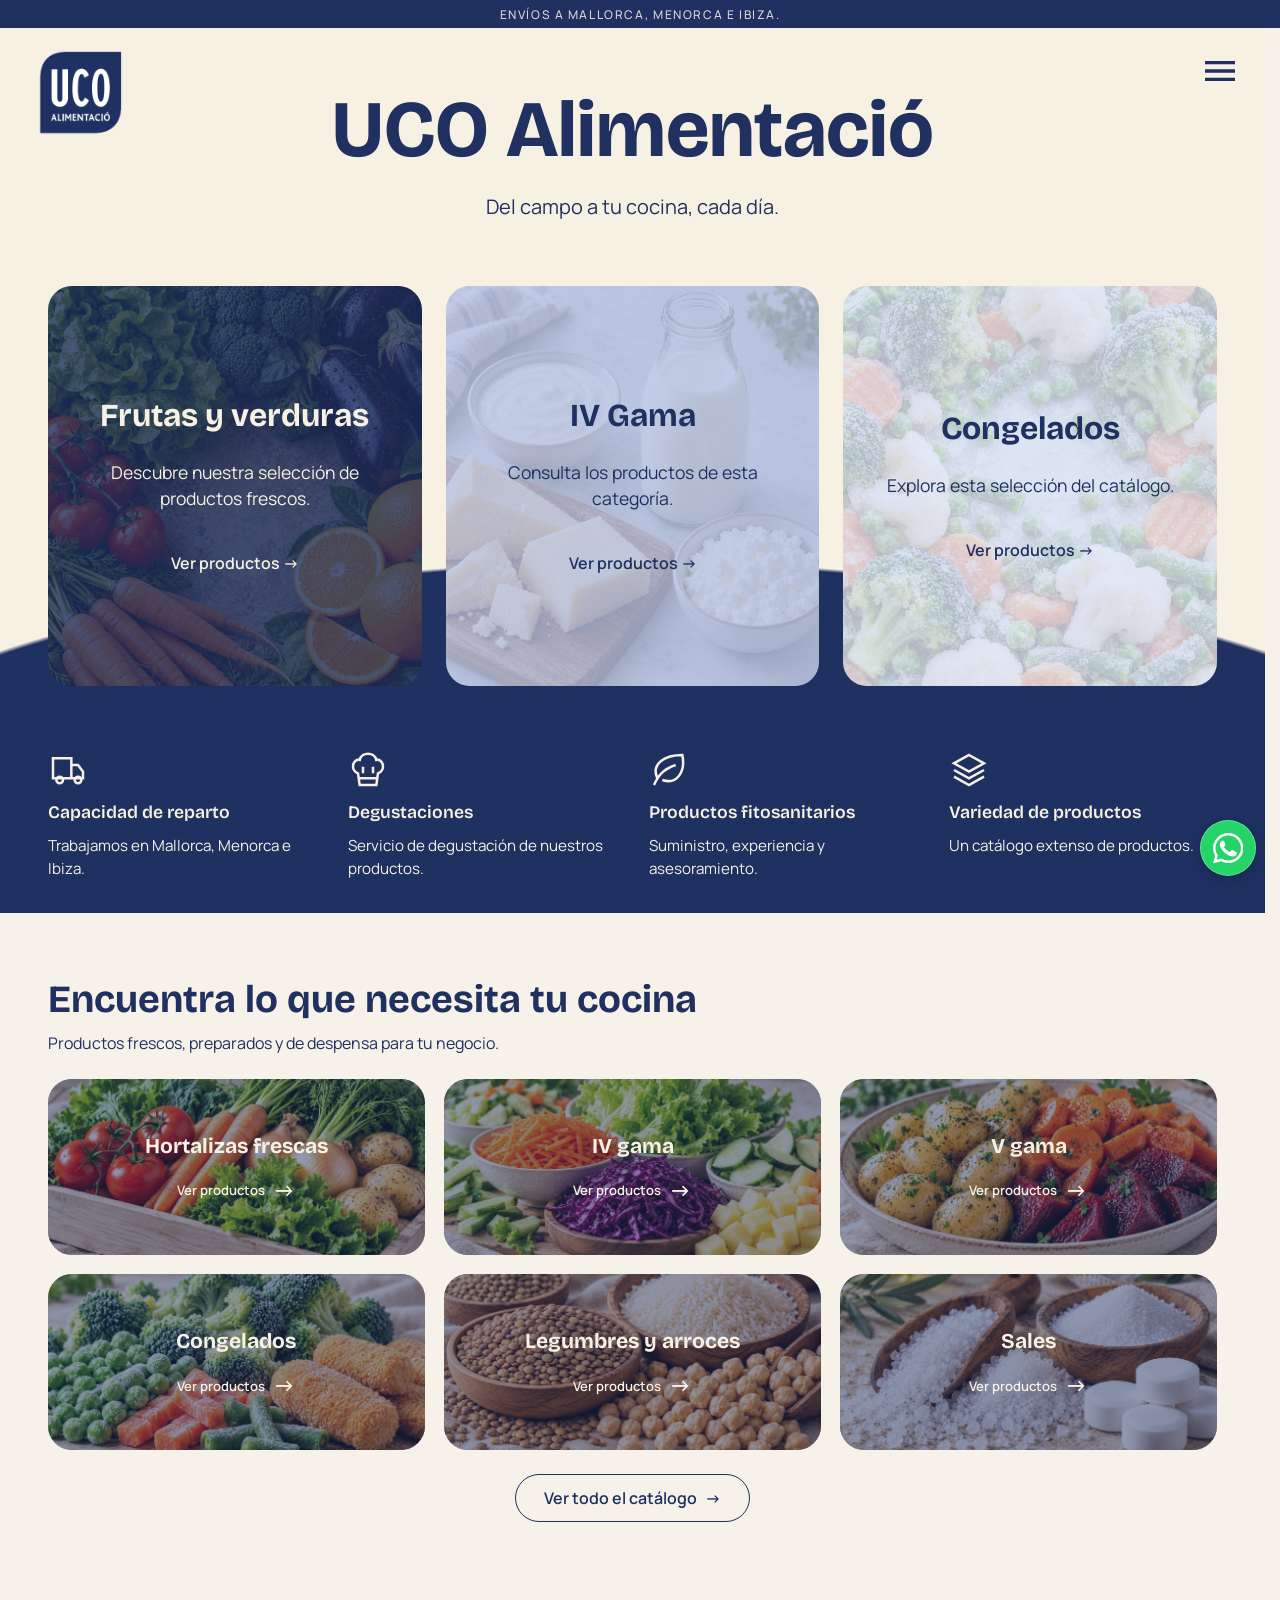
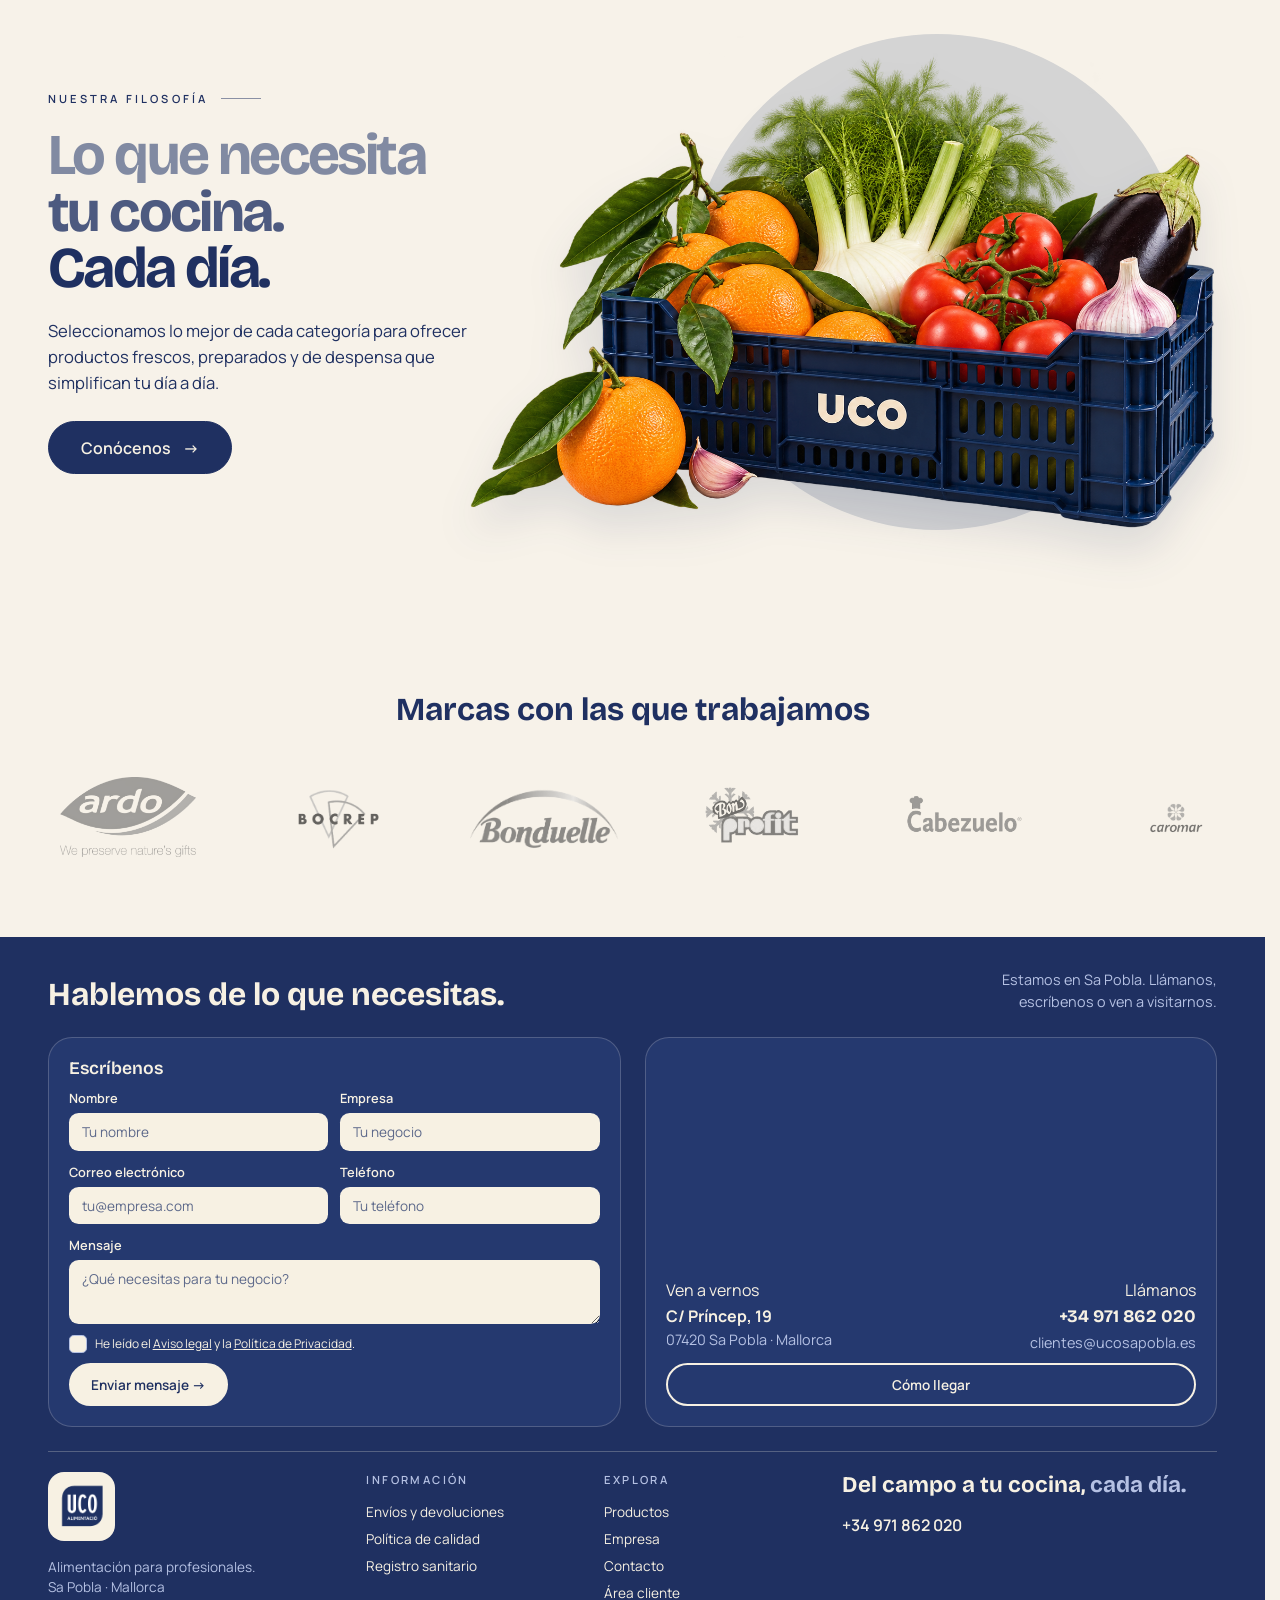
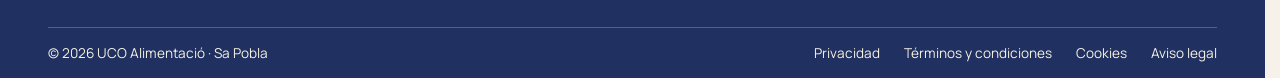
<file: EVA/index.html>
<!DOCTYPE html>
<html lang="es">

<head>
  <meta charset="UTF-8">
  <meta name="viewport" content="width=device-width, initial-scale=1.0">
  <title>UCO Alimentació</title>
  <link rel="stylesheet" href="./css/comun.css">
  <link rel="stylesheet" href="./css/inicio.css">
  <link
    href="https://fonts.googleapis.com/css2?family=Bricolage+Grotesque:wght@400;500;600;700&family=Manrope:wght@400;500;600&display=swap"
    rel="stylesheet">
</head>

<body>
  <div class="top-bar">
    <p>Envíos a Mallorca, Menorca e Ibiza.</p>
  </div>
  <header>
    <div class="logo">
      <a href="./index.html">
        <img src="./img/logo-fly.png" alt="UCO Alimentació" width="100">
      </a>
    </div>

    <div class="menu">
      <button type="button" aria-label="Menú principal">
        <svg xmlns="http://www.w3.org/2000/svg" viewBox="0 0 24 24">
          <path d="M3,6H21V8H3V6M3,11H21V13H3V11M3,16H21V18H3V16Z" />
        </svg>
      </button>

      <nav>
        <ul>
          <li><a href="./productos.html">Productos</a></li>
          <li><a href="./empresa.html">Empresa</a></li>
          <li><a href="./contacto.html">Contacto</a></li>
          <li><a href="./area-cliente.html">Área cliente</a></li>
        </ul>
      </nav>
    </div>
  </header>

  <main>
    <section class="hero">
      <div class="hero-description">
        <h1>UCO Alimentació</h1>
        <p>Del campo a tu cocina, cada día.</p>
      </div>

      <div class="cards">
        <a class="fresh-card" href="./productos.html?categoria=frescos">
          <img src="./img/frutasyverduras.png" alt="">
          <div class="card-content">
            <h2>Frutas y verduras</h2>
            <p>Descubre nuestra selección de productos frescos.</p>
            <span>Ver productos →</span>
          </div>
        </a>

        <a class="refrigerated-card" href="./productos.html?categoria=preparados">
          <img src="./img/refrigerados.png" alt="">
          <div class="card-content">
            <h2>IV Gama</h2>
            <p>Consulta los productos de esta categoría.</p>
            <span>Ver productos →</span>
          </div>
        </a>

        <a class="frozen-card" href="./productos.html?categoria=congelados">
          <img src="./img/congelados.png" alt="">
          <div class="card-content">
            <h2>Congelados</h2>
            <p>Explora esta selección del catálogo.</p>
            <span>Ver productos →</span>
          </div>
        </a>
      </div>

      <div class="services">
        <div>
          <svg viewBox="0 0 24 24">
            <path d="M3 5h11v12H3zM14 9h4l3 4v4h-7" />
            <circle cx="7" cy="18" r="2" />
            <circle cx="18" cy="18" r="2" />
          </svg>
          <h2>Capacidad de reparto</h2>
          <p>Trabajamos en Mallorca, Menorca e Ibiza.</p>
        </div>

        <div>
          <svg viewBox="0 0 24 24">
            <path d="M6 14C1 12 3 5 7 6c1-5 9-5 10 0 4-1 6 6 1 8l-1 7H7zM7 17h10M9 10v4M15 10v4" />
          </svg>
          <h2>Degustaciones</h2>
          <p>Servicio de degustación de nuestros productos.</p>
        </div>

        <div>
          <svg viewBox="0 0 24 24">
            <path d="M5 17C1 8 10 3 20 3c2 10-3 18-12 15M3 21c3-7 7-10 13-12" />
          </svg>
          <h2>Productos fitosanitarios</h2>
          <p>Suministro, experiencia y asesoramiento.</p>
        </div>

        <div>
          <svg viewBox="0 0 24 24">
            <path d="m12 3 9 5-9 5-9-5zM3 12l9 5 9-5M3 16l9 5 9-5" />
          </svg>
          <h2>Variedad de productos</h2>
          <p>Un catálogo extenso de productos.</p>
        </div>
      </div>
    </section>

    <section class="categorias-portada" aria-labelledby="categorias-titulo">
      <div class="categorias-cabecera">
        <h2 id="categorias-titulo">Encuentra lo que necesita tu cocina</h2>
        <p>Productos frescos, preparados y de despensa para tu negocio.</p>
      </div>
      <div class="categorias">
        <article>
          <img src="./img/hortalizas.jpg" alt="Tomates, zanahorias y hortalizas frescas" width="1536" height="1024" loading="lazy">
          <div class="categoria-info">
            <h3>Hortalizas frescas</h3>
            <a class="categoria-enlace" href="./hortalizas.html">Ver productos <span>→</span></a>
          </div>
        </article>
        <article>
          <img src="./img/iv-gama.jpg" alt="Verduras frescas cortadas y listas para preparar" width="1536" height="1024" loading="lazy">
          <div class="categoria-info">
            <h3>IV gama</h3>
            <a class="categoria-enlace" href="./iv-gama.html">Ver productos <span>→</span></a>
          </div>
        </article>
        <article>
          <img src="./img/v-gama.jpg" alt="Patatas, zanahorias y remolacha cocinadas" width="1536" height="1024" loading="lazy">
          <div class="categoria-info">
            <h3>V gama</h3>
            <a class="categoria-enlace" href="./v-gama.html">Ver productos <span>→</span></a>
          </div>
        </article>
        <article>
          <img src="./img/congelados.jpg" alt="Verduras congeladas y croquetas" width="1536" height="1024" loading="lazy">
          <div class="categoria-info">
            <h3>Congelados</h3>
            <a class="categoria-enlace" href="./congelados.html">Ver productos <span>→</span></a>
          </div>
        </article>
        <article>
          <img src="./img/legumbres-arroces.jpg" alt="Lentejas, arroz y garbanzos" width="1536" height="1024"
            loading="lazy">
          <div class="categoria-info">
            <h3>Legumbres y arroces</h3>
            <a class="categoria-enlace" href="./legumbres-arroces.html">Ver productos <span>→</span></a>
          </div>
        </article>
        <article>
          <img src="./img/sales.jpg" alt="Sal de cocina y pastillas para descalcificación" width="1536" height="1024"
            loading="lazy">
          <div class="categoria-info">
            <h3>Sales</h3>
            <a class="categoria-enlace" href="./sales.html">Ver productos <span>→</span></a>
          </div>
        </article>
      </div>
      <a class="catalogo-enlace" href="./productos.html">Ver todo el catálogo <span aria-hidden="true">→</span></a>
    </section>

    <section class="company-preview" aria-labelledby="company-title">
      <div class="company-content">
        <p class="company-label">Nuestra filosofía</p>

        <h2 id="company-title">
          <span>Lo que necesita</span>
          <span>tu cocina.</span>
          <span>Cada día.</span>
        </h2>

        <p class="company-description">
          Seleccionamos lo mejor de cada categoría para ofrecer productos frescos, preparados y de despensa que simplifican tu día a día.
        </p>

        <a class="company-link" href="./empresa.html">
          Conócenos <span aria-hidden="true">→</span>
        </a>
      </div>

      <img class="company-image" src="./img/cajauco.png" alt="Caja azul de UCO con frutas y verduras frescas" loading="lazy">
    </section>

    <section class="brands">
      <h2>Marcas con las que trabajamos</h2>
      <div class="brands-window" role="region" aria-label="Marcas con las que trabajamos">
        <div class="brands-track">
          <ul class="brands-list">
            <li><img src="./img/ardo.png" alt="Ardo"></li>
            <li><img src="./img/bocrep.png" alt="Bocrep"></li>
            <li><img src="./img/bonduelle.png" alt="Bonduelle"></li>
            <li><img src="./img/bonprofit.png" alt="Bonprofit"></li>
            <li><img src="./img/cabezuelo.png" alt="Cabezuelo"></li>
            <li><img src="./img/caromar.png" alt="Caromar"></li>
            <li><img src="./img/Clarebout.png" alt="Clarebout"></li>
            <li><img src="./img/congalsa.png" alt="Congalsa"></li>
            <li><img src="./img/cultivar.png" alt="Cultivar"></li>
            <li><img src="./img/DAMA.png" alt="Dama"></li>
            <li><img src="./img/ECOFROST.png" alt="Ecofrost"></li>
            <li><img src="./img/esmerca.png" alt="Es Merca"></li>
            <li><img src="./img/eurofrits.png" alt="Eurofrits"></li>
            <li><img src="./img/findus.png" alt="Findus"></li>
            <li><img src="./img/Frimesa.png" alt="Frimesa"></li>
            <li><img src="./img/frioseseña.png" alt="Frio seseña s.l"></li>
            <li><img src="./img/froxa.png" alt="Froxa"></li>
            <li><img src="./img/gelatri.png" alt="Gelari"></li>
            <li><img src="./img/homifreez.png" alt="Homifreez"></li>
            <li><img src="./img/JV.png" alt="JV"></li>
            <li><img src="./img/ladona.png" alt="La Dona"></li>
            <li><img src="./img/MIK.png" alt="MIK"></li>
            <li><img src="./img/ortola.png" alt="Ortola"></li>
            <li><img src="./img/palmafruit.png" alt="palmafruit"></li>
            <li><img src="./img/paturpat.png" alt="Paturpat"></li>
            <li><img src="./img/tarty.png" alt="tarty"></li>
            <li><img src="./img/tugas.png" alt="tugas"></li>
            <li><img src="./img/uprena.png" alt="uprena"></li>
          </ul>
          <ul class="brands-list" aria-hidden="true">
            <li><img src="./img/ardo.png" alt="Ardo"></li>
            <li><img src="./img/bocrep.png" alt="Bocrep"></li>
            <li><img src="./img/bonduelle.png" alt="Bonduelle"></li>
            <li><img src="./img/bonprofit.png" alt="Bonprofit"></li>
            <li><img src="./img/cabezuelo.png" alt="Cabezuelo"></li>
            <li><img src="./img/caromar.png" alt="Caromar"></li>
            <li><img src="./img/Clarebout.png" alt="Clarebout"></li>
            <li><img src="./img/congalsa.png" alt="Congalsa"></li>
            <li><img src="./img/cultivar.png" alt="Cultivar"></li>
            <li><img src="./img/DAMA.png" alt="Dama"></li>
            <li><img src="./img/ECOFROST.png" alt="Ecofrost"></li>
            <li><img src="./img/esmerca.png" alt="Es Merca"></li>
            <li><img src="./img/eurofrits.png" alt="Eurofrits"></li>
            <li><img src="./img/findus.png" alt="Findus"></li>
            <li><img src="./img/Frimesa.png" alt="Frimesa"></li>
            <li><img src="./img/frioseseña.png" alt="Frio seseña s.l"></li>
            <li><img src="./img/froxa.png" alt="Froxa"></li>
            <li><img src="./img/gelatri.png" alt="Gelari"></li>
            <li><img src="./img/homifreez.png" alt="Homifreez"></li>
            <li><img src="./img/JV.png" alt="JV"></li>
            <li><img src="./img/ladona.png" alt="La Dona"></li>
            <li><img src="./img/MIK.png" alt="MIK"></li>
            <li><img src="./img/ortola.png" alt="Ortola"></li>
            <li><img src="./img/palmafruit.png" alt="palmafruit"></li>
            <li><img src="./img/paturpat.png" alt="Paturpat"></li>
            <li><img src="./img/tarty.png" alt="tarty"></li>
            <li><img src="./img/tugas.png" alt="tugas"></li>
            <li><img src="./img/uprena.png" alt="uprena"></li>
          </ul>
        </div>
      </div>
    </section>
  </main>

<footer id="contacto">
  <div class="footer-heading">
    <h2>Hablemos de lo que necesitas.</h2>
    <p>Estamos en Sa Pobla. Llámanos, escríbenos o ven a visitarnos.</p>
  </div>

  <div class="footer-panels">
    <form class="footer-form" action="mailto:clientes@ucosapobla.es" method="post" enctype="text/plain">
      <h3>Escríbenos</h3>

      <div class="form-grid">
        <div class="form-field">
          <label for="contact-name">Nombre</label>
          <input id="contact-name" name="nombre" type="text" placeholder="Tu nombre" autocomplete="name" required>
        </div>
        <div class="form-field">
          <label for="contact-company">Empresa</label>
          <input id="contact-company" name="empresa" type="text" placeholder="Tu negocio" autocomplete="organization">
        </div>
        <div class="form-field">
          <label for="contact-email">Correo electrónico</label>
          <input id="contact-email" name="email" type="email" placeholder="tu@empresa.com" autocomplete="email" required>
        </div>
        <div class="form-field">
          <label for="contact-phone">Teléfono</label>
          <input id="contact-phone" name="telefono" type="tel" placeholder="Tu teléfono" autocomplete="tel">
        </div>
        <div class="form-field full">
          <label for="contact-message">Mensaje</label>
          <textarea id="contact-message" name="mensaje" placeholder="¿Qué necesitas para tu negocio?" required></textarea>
        </div>
      </div>

<label class="form-consent ios-checkbox">
        <input type="checkbox" name="privacidad" required>
        <span class="checkbox-wrapper" aria-hidden="true">
          <span class="checkbox-bg"></span>
          <svg class="checkbox-icon" viewBox="0 0 24 24" fill="none">
            <path class="check-path" d="M4 12L10 18L20 6" stroke="currentColor" stroke-width="3" stroke-linecap="round" stroke-linejoin="round"></path>
          </svg>
        </span>
        <span>He leído el <a href="./aviso-legal.html">Aviso legal</a> y la <a href="./privacidad.html">Política de Privacidad</a>.</span>
      </label>

      <button class="button button-solid" type="submit">Enviar mensaje →</button>
    </form>

    <div class="footer-location">
      <iframe
        src="https://maps.google.com/maps?q=Carrer%20del%20Pr%C3%ADncep%2019%2C%20Sa%20Pobla%2C%20Mallorca&output=embed"
        title="Mapa de ubicación de UCO en Sa Pobla" loading="lazy">
      </iframe>

      <div class="location-details">
        <address>
          <span class="location-label">Ven a vernos</span>
          <strong>C/ Príncep, 19</strong>
          <span>07420 Sa Pobla · Mallorca</span>
        </address>
        <div class="location-call">
          <span class="location-label">Llámanos</span>
          <a class="contact-phone" href="tel:+34971862020">+34 971 862 020</a>
          <a href="mailto:clientes@ucosapobla.es">clientes@ucosapobla.es</a>
        </div>
      </div>

      <a class="button button-light"
        href="https://www.google.com/maps/search/?api=1&query=Carrer+del+Princep+19+Sa+Pobla+Mallorca" target="_blank"
        rel="noopener">Cómo llegar</a>
    </div>
  </div>

  <div class="footer-content">
    <div class="footer-brand">
      <a class="footer-logo" href="./index.html">
        <img src="./img/logo-fly.png" alt="UCO Alimentació">
      </a>
      <p>Alimentación para profesionales.<br>Sa Pobla · Mallorca</p>
    </div>

    <nav class="footer-nav" aria-label="Información">
      <h3>Información</h3>
      <ul>
        <li><a href="./envios.html">Envíos y devoluciones</a></li>
        <li><a href="./calidad.html">Política de calidad</a></li>
        <li><a href="./registro-sanitario.html">Registro sanitario</a></li>
      </ul>
    </nav>

    <nav class="footer-nav" aria-label="Explora">
      <h3>Explora</h3>
      <ul>
        <li><a href="./productos.html">Productos</a></li>
        <li><a href="./empresa.html">Empresa</a></li>
        <li><a href="./contacto.html">Contacto</a></li>
        <li><a href="./area-cliente.html">Área cliente</a></li>
      </ul>
    </nav>

    <div class="footer-slogan">
      <p>Del campo a tu cocina, <span>cada día.</span></p>
      <a href="tel:+34971862020">+34 971 862 020</a>
    </div>
  </div>

  <div class="footer-bottom">
    <p>© 2026 UCO Alimentació · Sa Pobla</p>
    <ul class="footer-legal">
      <li><a href="./privacidad.html">Privacidad</a></li>
      <li><a href="./terminos.html">Términos y condiciones</a></li>
      <li><a href="./cookies.html">Cookies</a></li>
      <li><a href="./aviso-legal.html">Aviso legal</a></li>
    </ul>
  </div>
</footer>
  <a class="whatsapp-float" aria-label="Contactar por WhatsApp" aria-disabled="true" title="WhatsApp: pendiente de configurar el número">
    <svg viewBox="0 0 24 24" aria-hidden="true">
      <path d="M20.5 3.5A11.9 11.9 0 0 0 12 0C5.4 0 .1 5.3.1 11.9c0 2.1.5 4.1 1.6 6L0 24l6.3-1.6a12 12 0 0 0 5.7 1.4h.1c6.5 0 11.9-5.3 11.9-11.9 0-3.2-1.3-6.2-3.5-8.4zM12 21.8a10 10 0 0 1-5.1-1.4l-.4-.2-3.7 1 1-3.6-.3-.4A9.9 9.9 0 0 1 2 11.9C2 6.4 6.5 2 12 2a9.9 9.9 0 0 1 10 9.9c0 5.5-4.5 9.9-10 9.9zm5.4-7.4c-.3-.1-1.8-.9-2.1-1-.3-.1-.5-.1-.7.2l-1 1.2c-.2.2-.4.2-.7.1a8.2 8.2 0 0 1-2.4-1.5 9.1 9.1 0 0 1-1.7-2.1c-.2-.3 0-.5.1-.6l.5-.6.3-.5c.1-.2 0-.4 0-.6L8.8 6.6c-.2-.6-.5-.5-.7-.5h-.6c-.2 0-.6.1-.9.4-.3.3-1.2 1.2-1.2 2.8s1.2 3.1 1.4 3.3c.1.2 2.4 3.7 5.8 5.1.8.3 1.4.5 1.9.6.8.3 1.5.2 2.1.1.6-.1 1.8-.8 2-1.5.3-.7.3-1.3.2-1.5-.1-.1-.3-.2-.6-.4z"/>
    </svg>
  </a>
</body>

</html>
</file>
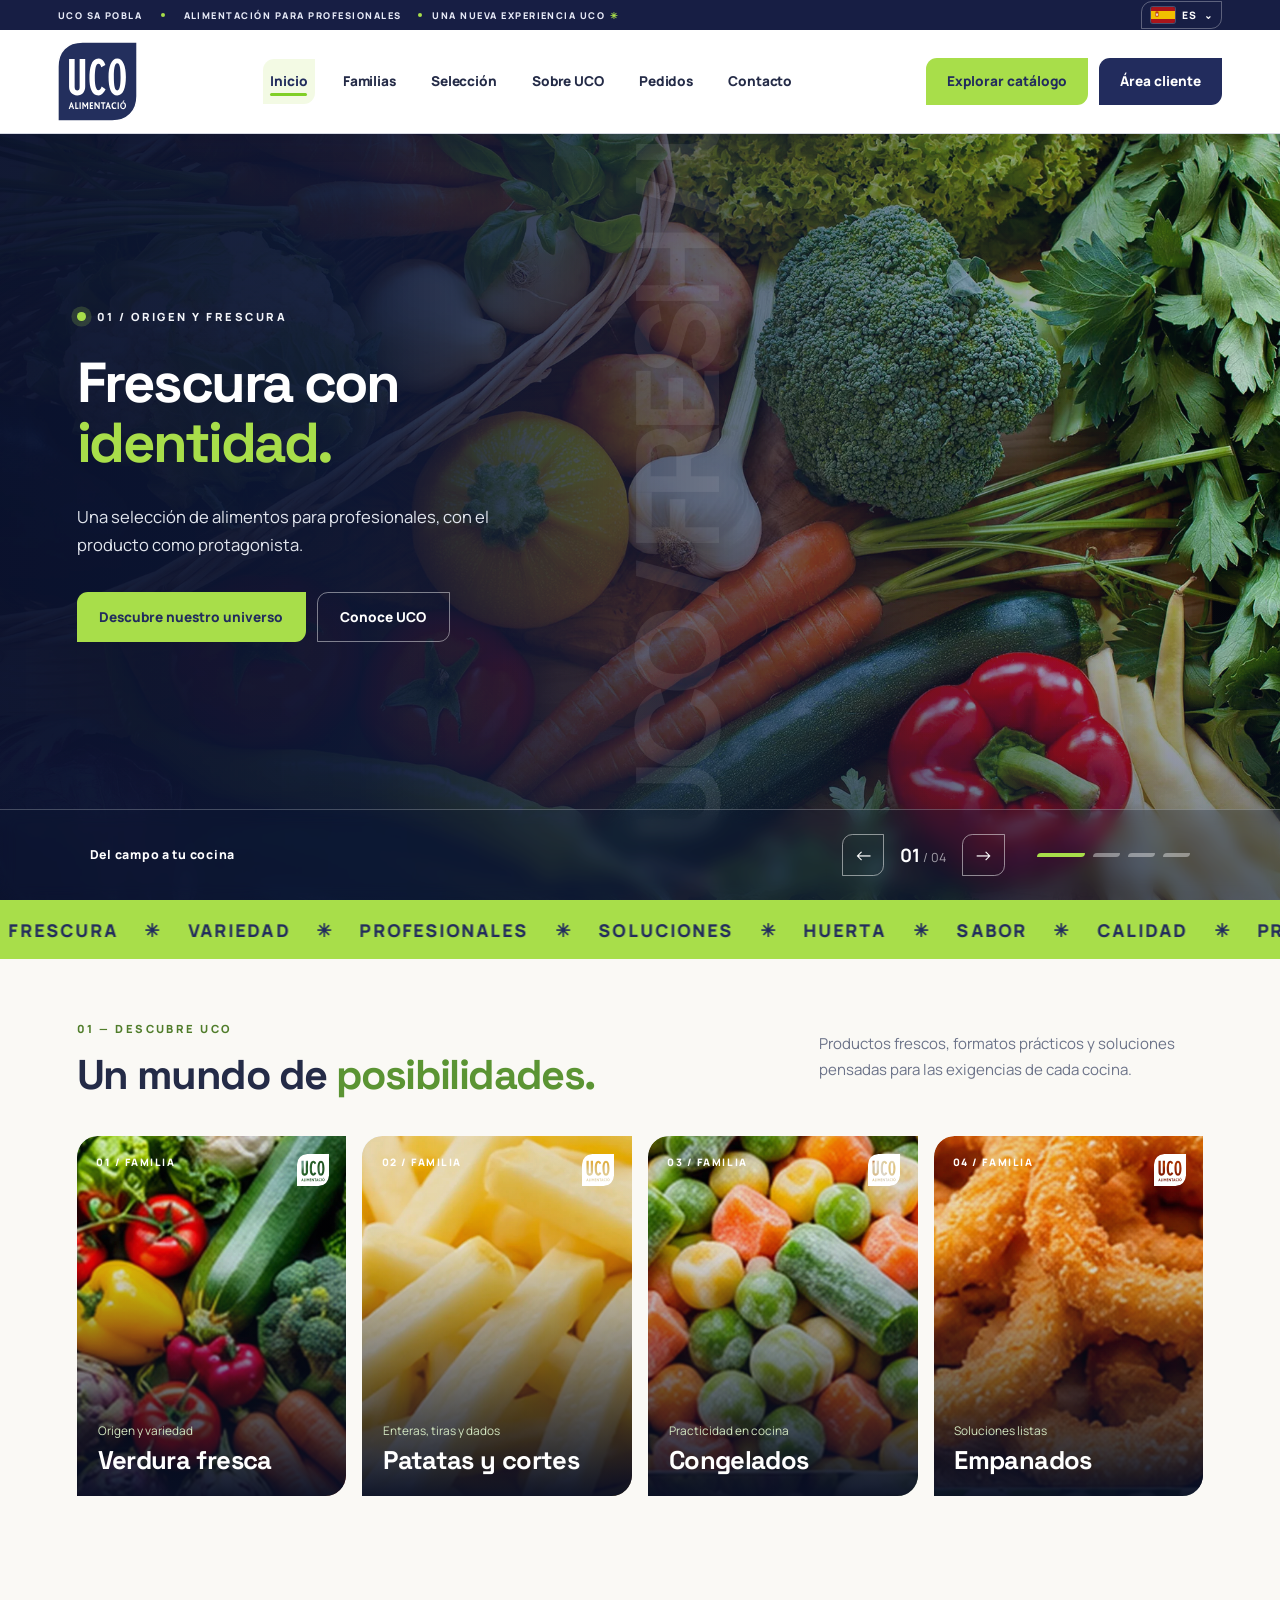
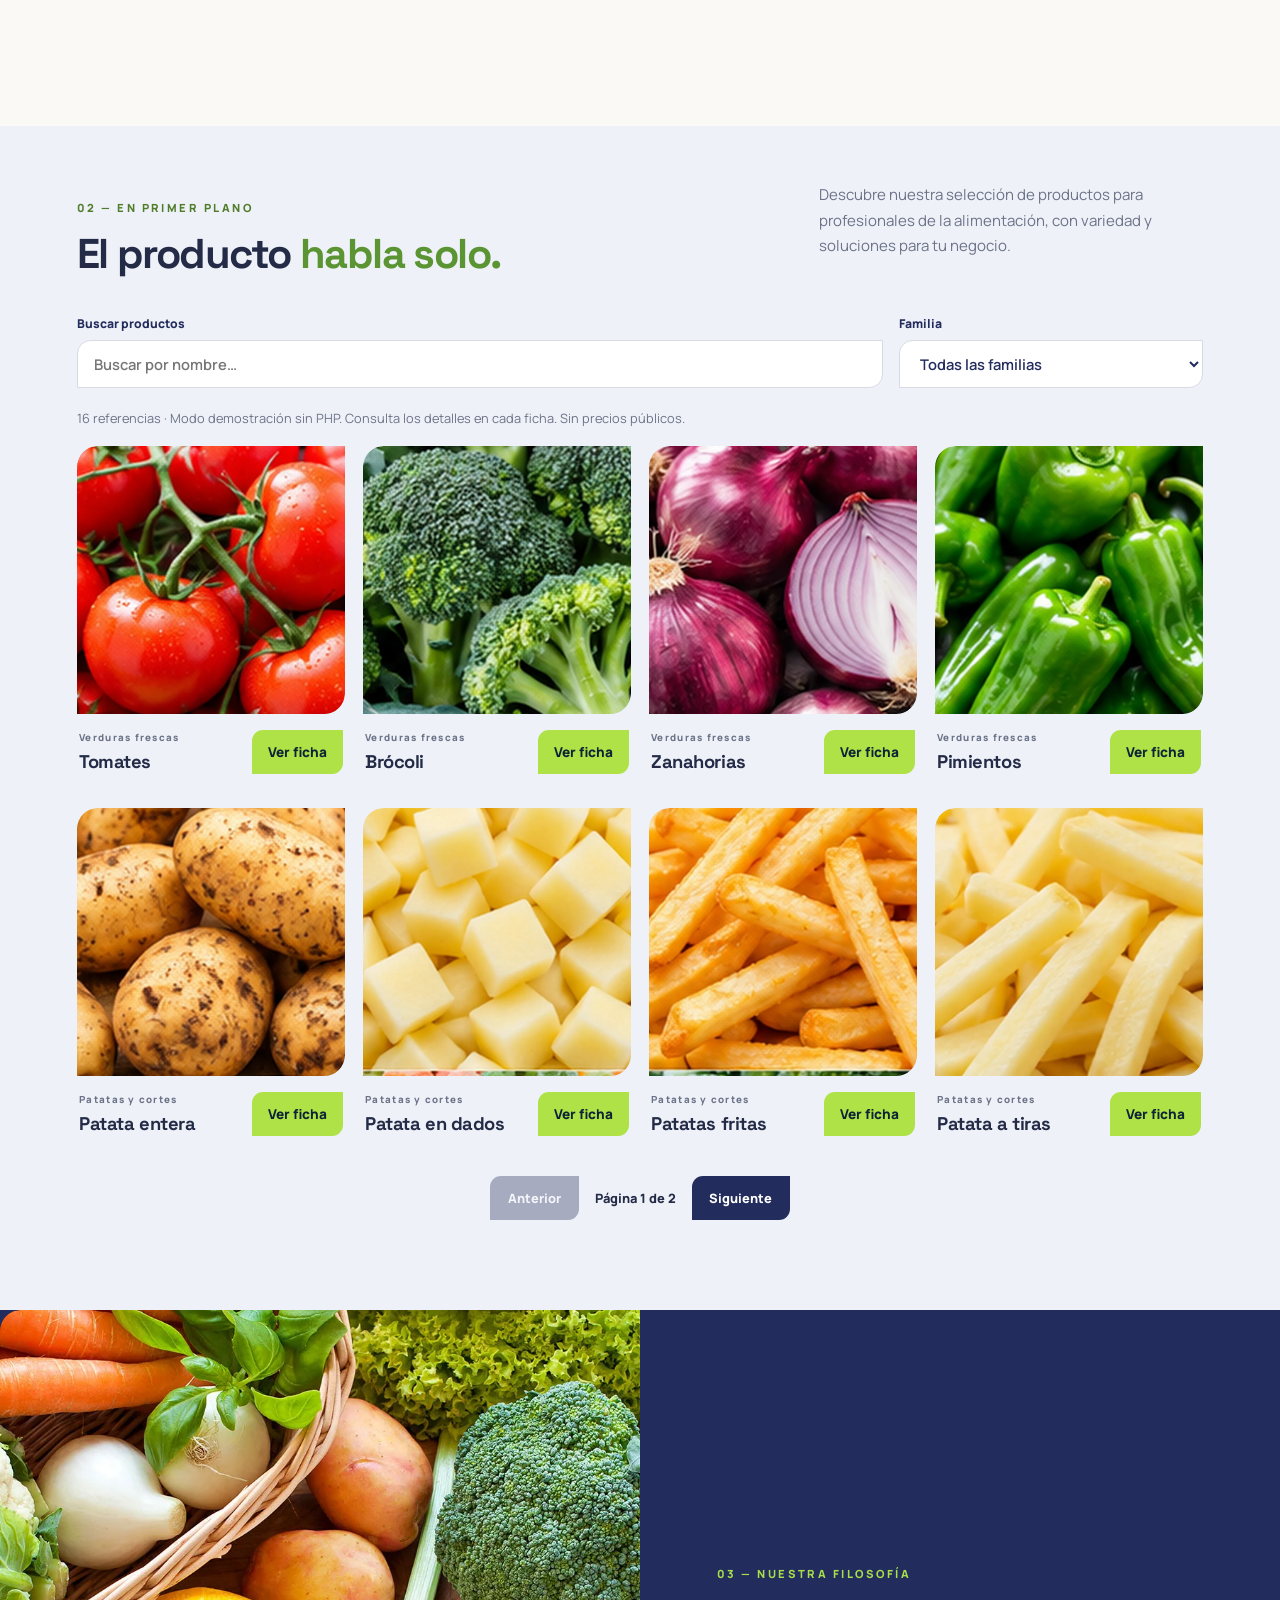
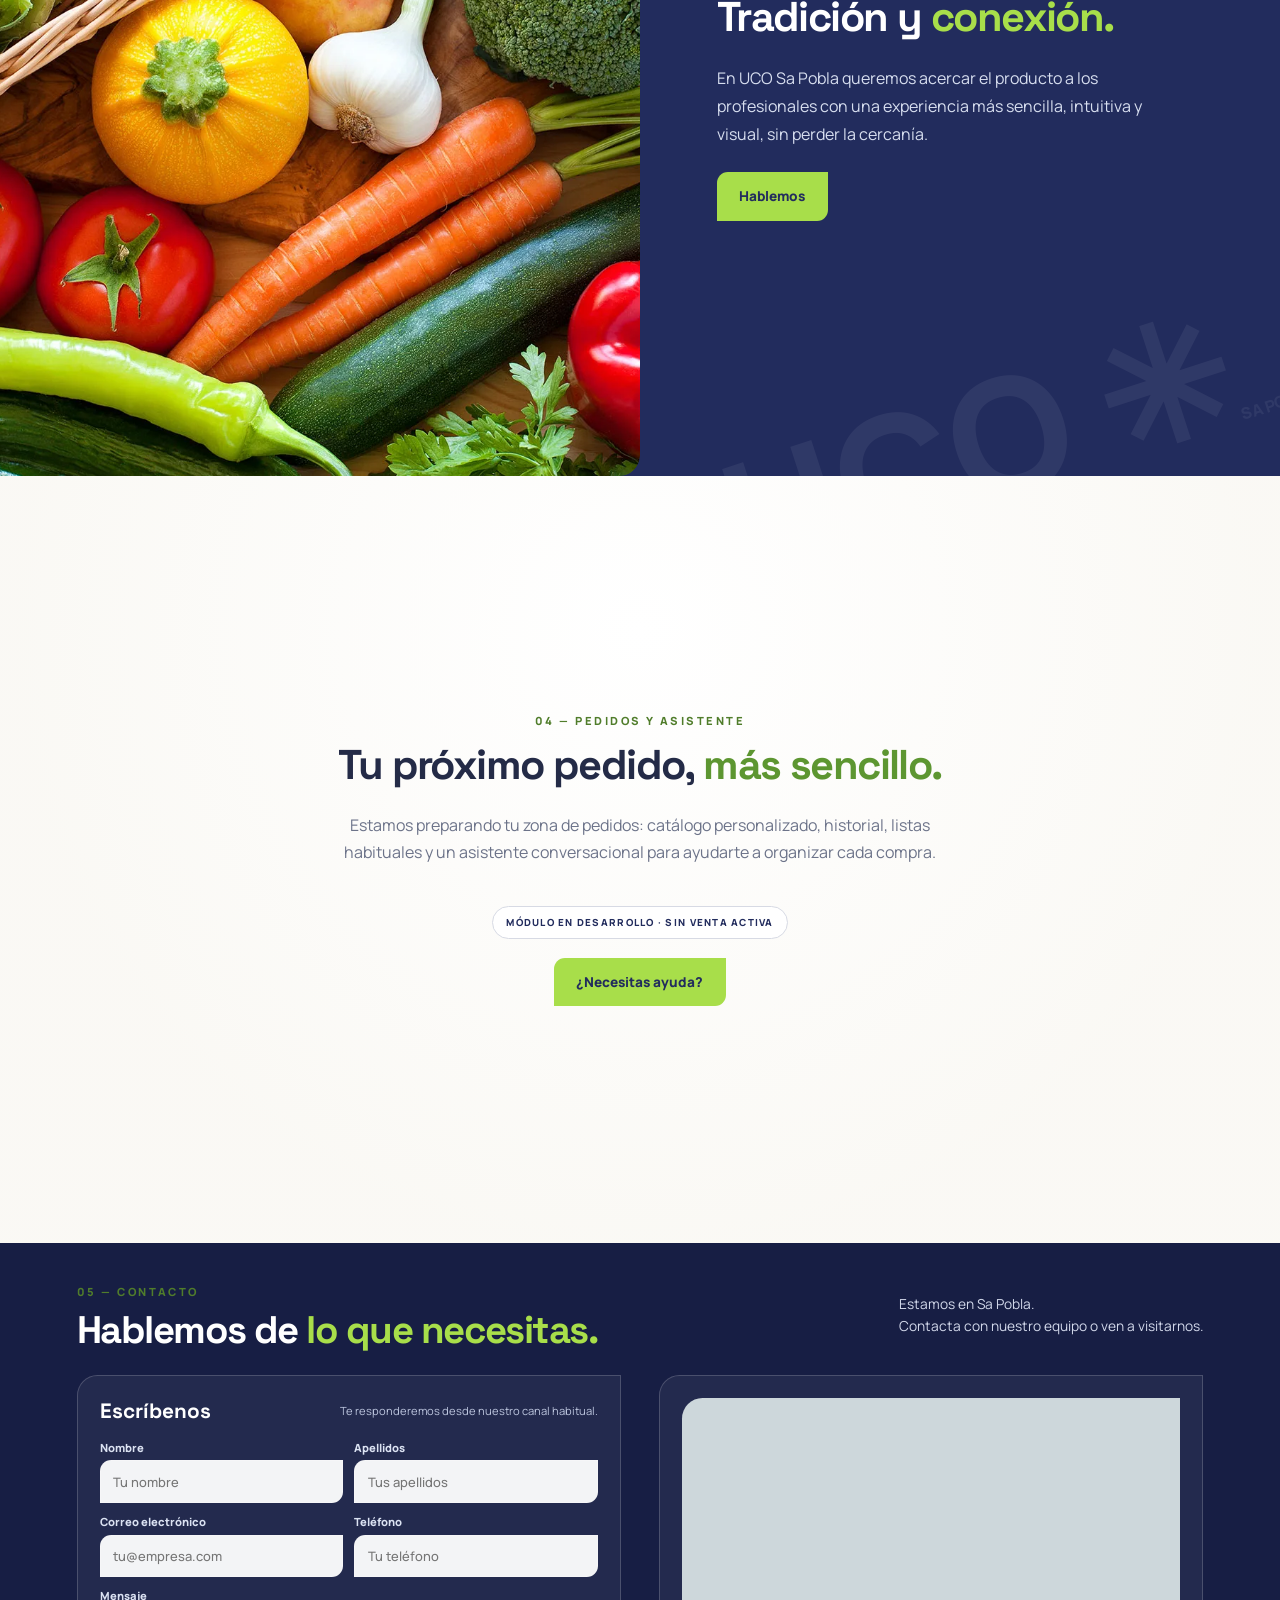
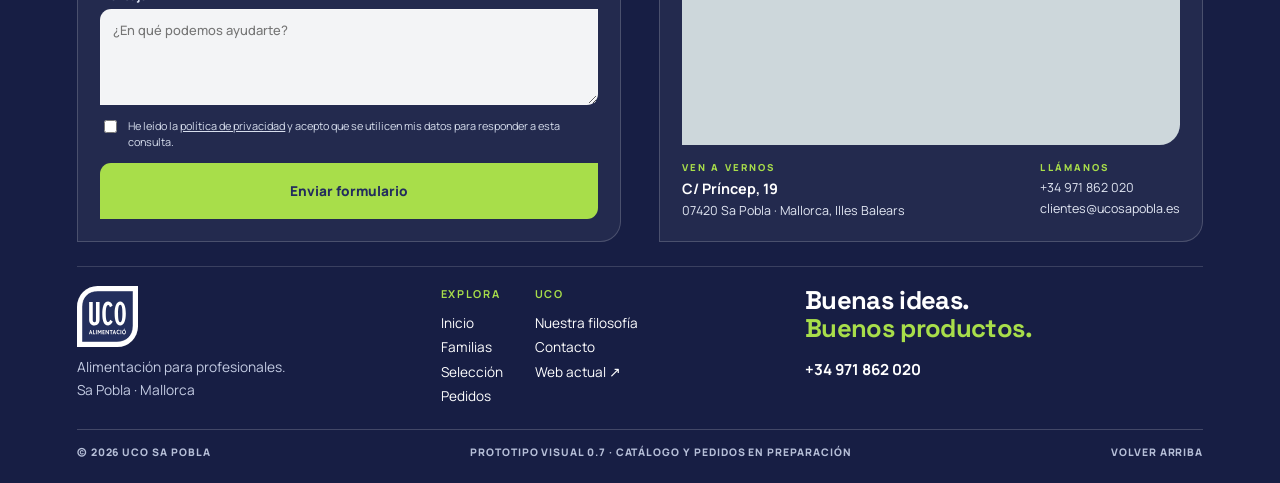
<file: UCO-API/public/index.html>
<!DOCTYPE html>
<html lang="es">

<head>
  <meta charset="UTF-8">
  <meta name="viewport" content="width=device-width,initial-scale=1">
  <meta name="theme-color" content="#232f5d">
  <meta name="description"
    content="UCO Sa Pobla: alimentación y soluciones para profesionales. Descubre nuestro universo de productos.">
  <title>UCO Sa Pobla — Alimentación para profesionales</title>
  <link rel="preconnect" href="https://fonts.googleapis.com">
  <link rel="preconnect" href="https://fonts.gstatic.com" crossorigin>
  <link
    href="https://fonts.googleapis.com/css2?family=Manrope:wght@400;500;600;700;800&family=Space+Grotesk:wght@400;500;600;700&display=swap"
    rel="stylesheet">
  <link rel="stylesheet" href="./css/global.css">
  <link rel="stylesheet" href="./css/components.css?v=1.9.4">
  <script type="module" src="./js/app.js"></script>
</head>

<body>
  <uco-header></uco-header>
  <main id="main"><uco-home></uco-home></main>
  <uco-footer></uco-footer>
</body>

</html>
</file>
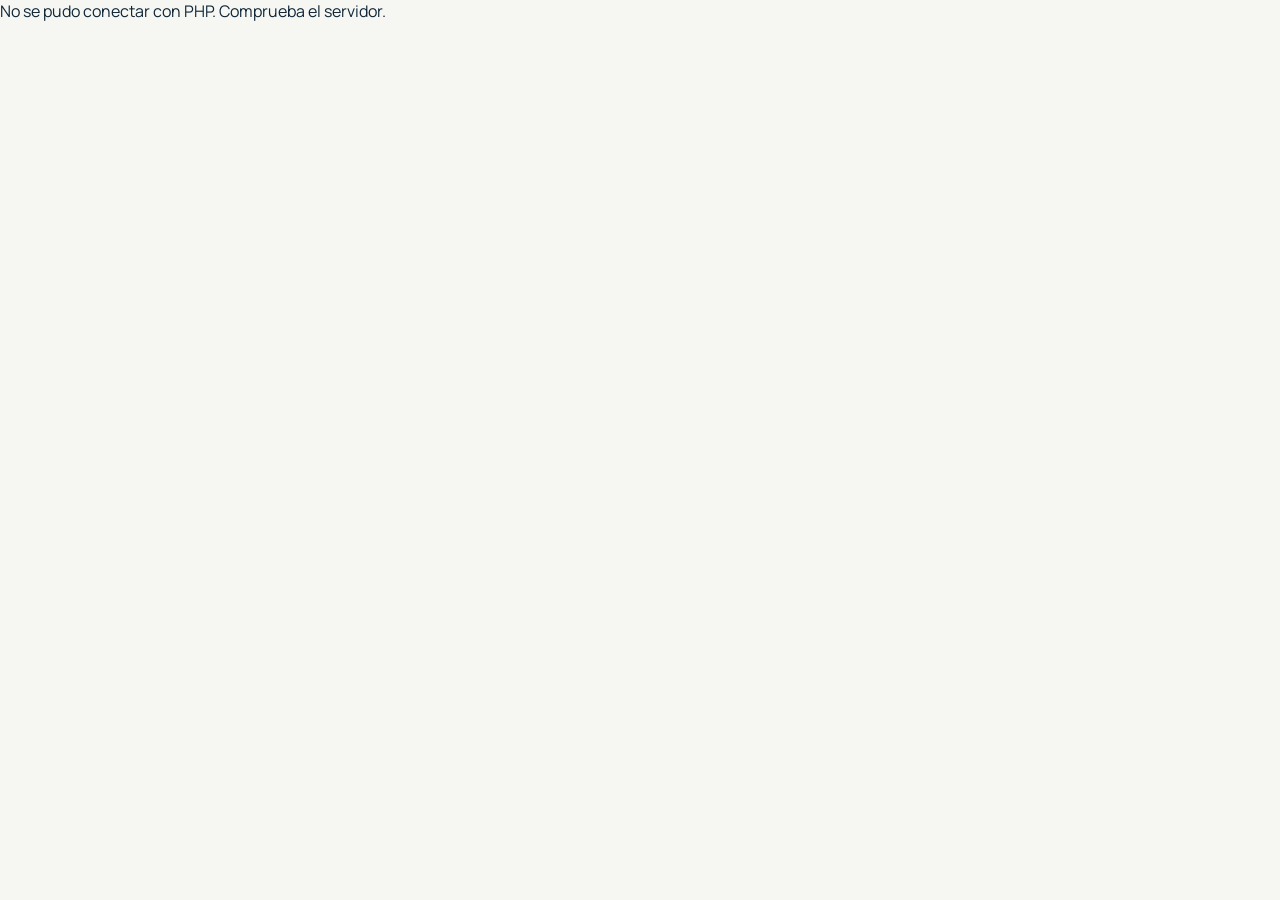
<file: UCO-API/public/admin/index.html>
<!doctype html><html lang="es"><head><meta charset="utf-8"><meta name="viewport" content="width=device-width,initial-scale=1"><title>UCO · Administración del catálogo</title><link rel="preconnect" href="https://fonts.googleapis.com"><link rel="preconnect" href="https://fonts.gstatic.com" crossorigin><link href="https://fonts.googleapis.com/css2?family=Manrope:wght@400;500;600;700;800&family=Space+Grotesk:wght@500;600;700&display=swap" rel="stylesheet"><link rel="stylesheet" href="./admin.css?v=1.9.6.4"></head><body><main id="app"><div class="loading">Cargando administración…</div></main><script type="module" src="./admin.js?v=1.9.6.4"></script></body></html>
</file>
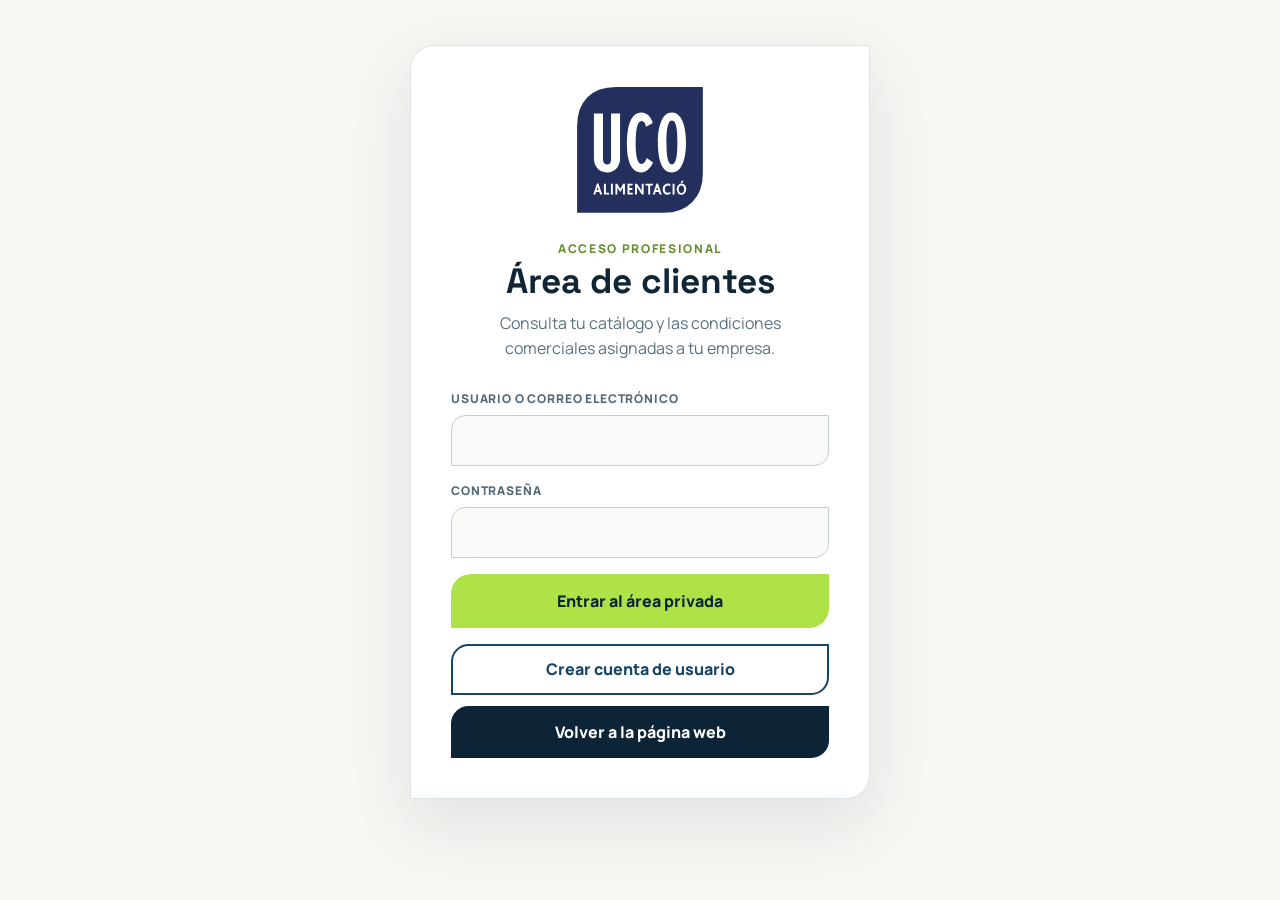
<file: UCO-API/public/clientes/index.html>
<!doctype html><html lang="es"><head><meta charset="utf-8"><meta name="viewport" content="width=device-width,initial-scale=1"><meta name="robots" content="noindex,nofollow"><title>UCO · Área de clientes</title><link rel="preconnect" href="https://fonts.googleapis.com"><link rel="preconnect" href="https://fonts.gstatic.com" crossorigin><link href="https://fonts.googleapis.com/css2?family=Manrope:wght@400;500;600;700;800&family=Space+Grotesk:wght@500;600;700&display=swap" rel="stylesheet"><link rel="stylesheet" href="../admin/admin.css?v=1.9.6.4"><link rel="stylesheet" href="./clientes.css?v=1.9.7.cart-modal"></head><body><main id="app"><div class="loading">Cargando área de clientes…</div></main><script type="module" src="./clientes.js"></script></body></html>
</file>
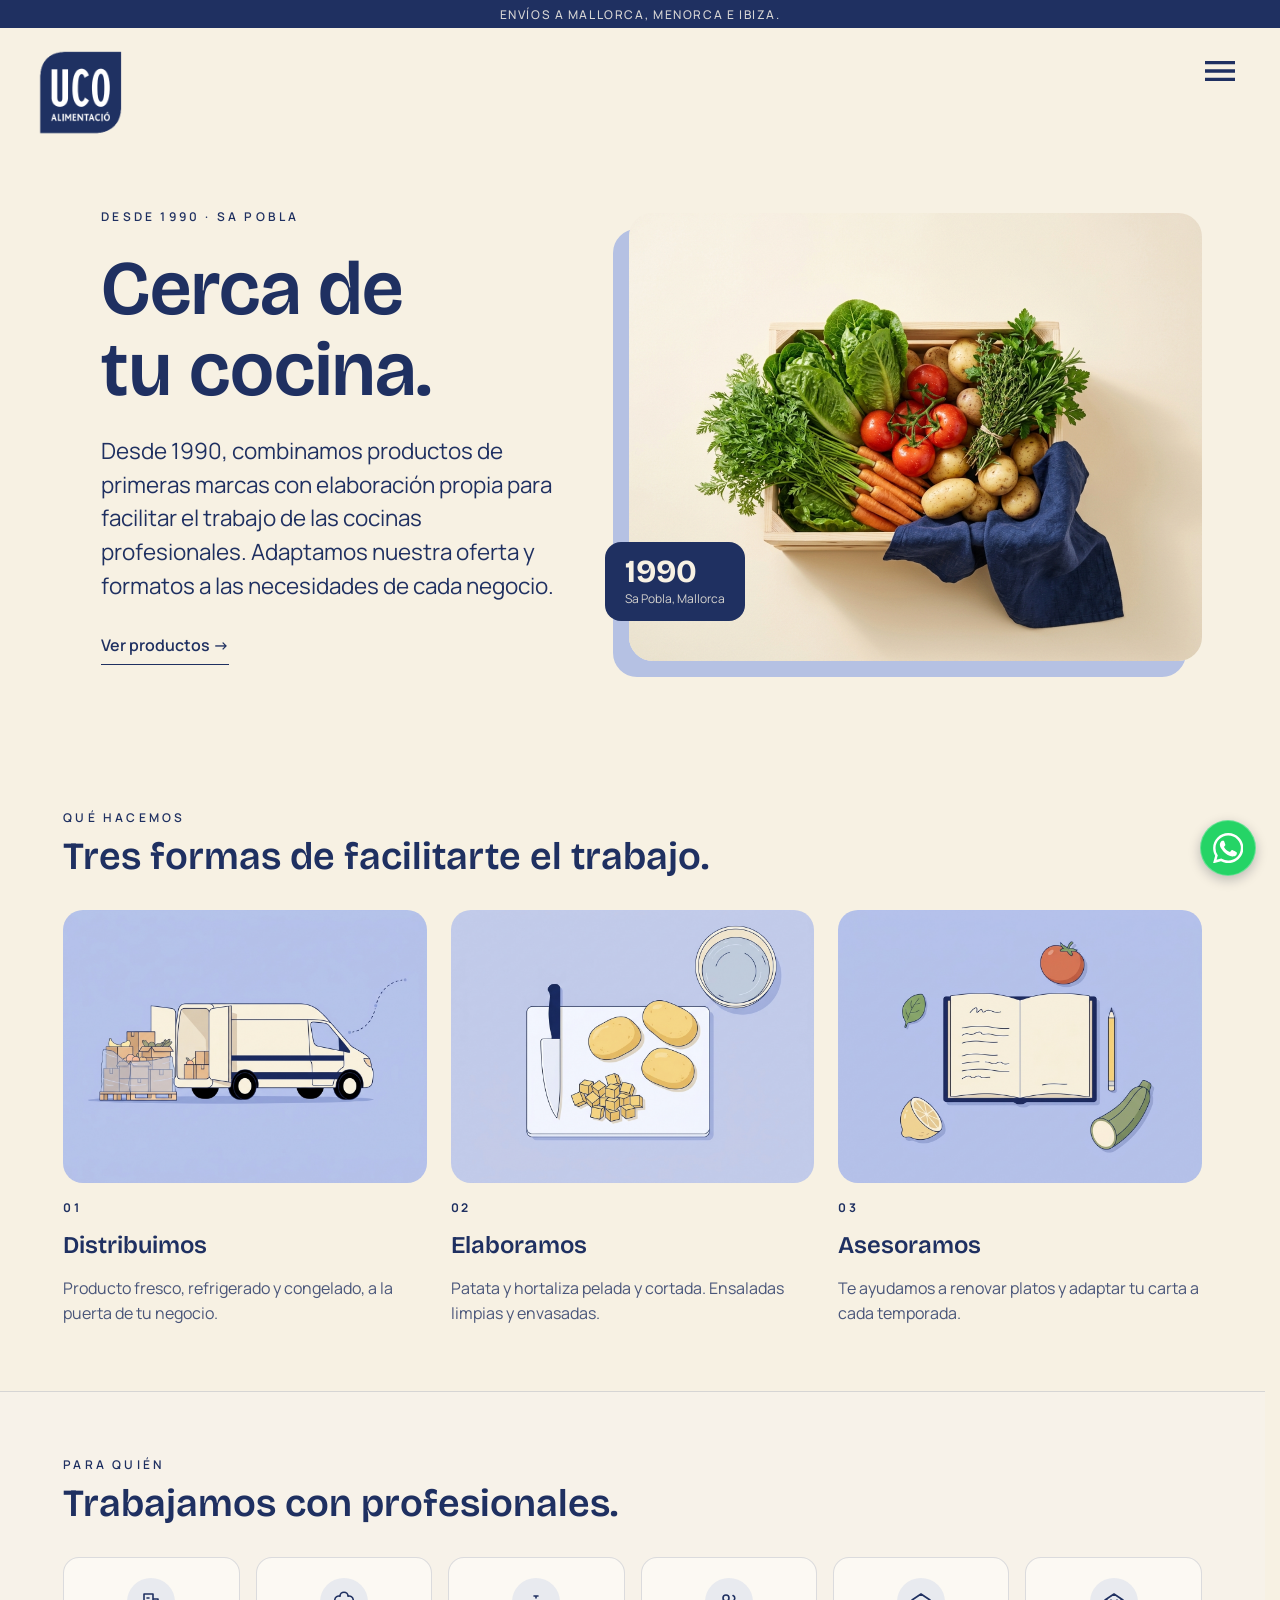
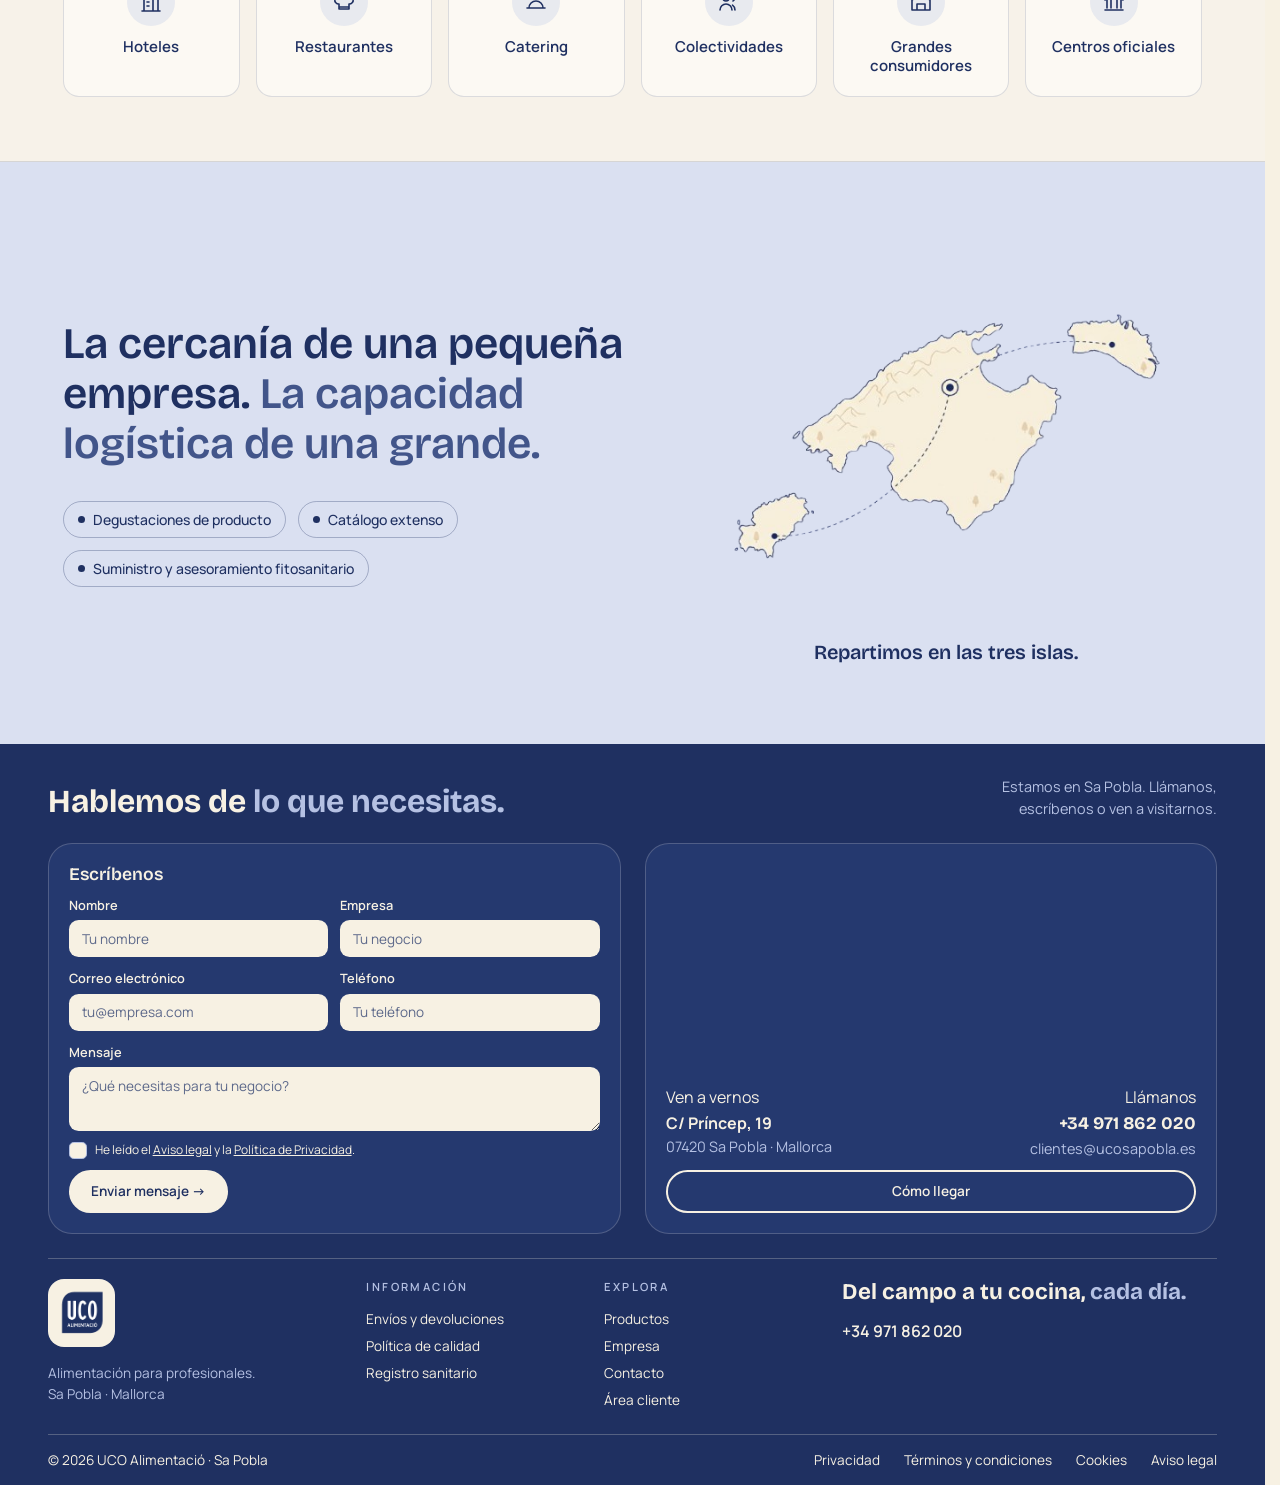
<file: EVA/empresa.html>
<!DOCTYPE html>
<html lang="es">

<head>
  <meta charset="UTF-8">
  <meta name="viewport" content="width=device-width, initial-scale=1.0">
  <title>Empresa | UCO Alimentació</title>
  <link href="https://fonts.googleapis.com/css2?family=Bricolage+Grotesque:wght@400;500;600;700&family=Manrope:wght@400;500;600;700&display=swap" rel="stylesheet">
  <link rel="stylesheet" href="./css/comun.css">
  <link rel="stylesheet" href="./css/empresa.css">
</head>

<body class="company-page">
  <div class="top-bar">
    <p>Envíos a Mallorca, Menorca e Ibiza.</p>
  </div>

  <header>
    <div class="logo">
      <a href="./index.html">
        <img src="./img/logo-fly.png" alt="UCO Alimentació">
      </a>
    </div>

    <div class="menu">
      <button type="button">
        <svg xmlns="http://www.w3.org/2000/svg" viewBox="0 0 24 24">
          <title>Menú</title>
          <path d="M3 6h18v2H3zm0 5h18v2H3zm0 5h18v2H3z"/>
        </svg>
      </button>

      <nav>
        <ul>
          <li><a href="./productos.html">Productos</a></li>
          <li><a href="./empresa.html" aria-current="page">Empresa</a></li>
          <li><a href="./contacto.html">Contacto</a></li>
          <li><a href="./area-cliente.html">Área cliente</a></li>
        </ul>
      </nav>
    </div>
  </header>

  <main class="company">
    <section class="company-intro">
      <div class="company-text">
        <p class="eyebrow">Desde 1990 · Sa Pobla</p>
        <h1>Cerca de<br>tu cocina.</h1>
        <p class="company-lead">Desde 1990, combinamos productos de primeras marcas con elaboración propia para facilitar el trabajo de las cocinas profesionales. Adaptamos nuestra oferta y formatos a las necesidades de cada negocio.</p>
        <a class="company-link" href="./productos.html">Ver productos →</a>
      </div>

      <div class="company-photo">
        <img src="./img/foto1.jfif" alt="Instalaciones de UCO Alimentació">
        <div class="company-stamp">
          <strong>1990</strong>
          <span>Sa Pobla, Mallorca</span>
        </div>
      </div>
    </section>

    <section class="company-section">
      <div class="company-head">
        <p class="eyebrow">Qué hacemos</p>
        <h2>Tres formas de facilitarte el trabajo.</h2>
      </div>

      <ul class="company-cards">
        <li class="company-card">
          <div class="company-card-media">
            <img src="./img/distribuimos.jfif" alt="Distribución">
          </div>
          <p class="company-card-number">01</p>
          <h3>Distribuimos</h3>
          <p>Producto fresco, refrigerado y congelado, a la puerta de tu negocio.</p>
        </li>

        <li class="company-card">
          <div class="company-card-media">
            <img src="./img/elaboramos.jfif" alt="Elaboración">
          </div>
          <p class="company-card-number">02</p>
          <h3>Elaboramos</h3>
          <p>Patata y hortaliza pelada y cortada. Ensaladas limpias y envasadas.</p>
        </li>

        <li class="company-card">
          <div class="company-card-media">
            <img src="./img/asesoramos.jfif" alt="Asesoramiento">
          </div>
          <p class="company-card-number">03</p>
          <h3>Asesoramos</h3>
          <p>Te ayudamos a renovar platos y adaptar tu carta a cada temporada.</p>
        </li>
      </ul>
    </section>

    <section class="company-section company-clients">
      <div class="company-head">
        <p class="eyebrow">Para quién</p>
        <h2>Trabajamos con profesionales.</h2>
      </div>

      <ul class="company-chips">
        <li><span><svg viewBox="0 0 24 24" aria-hidden="true"><path d="M5 21V4h9v17M14 9h5v12M3 21h18M8 8h2M8 12h2M8 16h2"/></svg></span>Hoteles</li>
        <li><span><svg viewBox="0 0 24 24" aria-hidden="true"><path d="M7 14a4 4 0 1 1 1-7.8 4 4 0 0 1 8 0A4 4 0 1 1 17 14v5H7zM7 17h10"/></svg></span>Restaurantes</li>
        <li><span><svg viewBox="0 0 24 24" aria-hidden="true"><path d="M3 18h18M5 18a7 7 0 0 1 14 0M12 8V6M10 6h4"/></svg></span>Catering</li>
        <li><span><svg viewBox="0 0 24 24" aria-hidden="true"><path d="M9 11a3 3 0 1 0 0-6 3 3 0 0 0 0 6zM3 20a6 6 0 0 1 12 0M16 5.5a3 3 0 0 1 0 5.5M18 20a6 6 0 0 0-2.5-4.9"/></svg></span>Colectividades</li>
        <li><span><svg viewBox="0 0 24 24" aria-hidden="true"><path d="m3 10 9-6 9 6v10H3zM8 20v-6h8v6"/></svg></span>Grandes consumidores</li>
        <li><span><svg viewBox="0 0 24 24" aria-hidden="true"><path d="m3 10 9-6 9 6M5 10v8M9 10v8M15 10v8M19 10v8M3 20h18"/></svg></span>Centros oficiales</li>
      </ul>
    </section>

    <section class="company-values">
      <div class="company-values-text">
        <h2>La cercanía de una pequeña empresa. <span>La capacidad logística de una grande.</span></h2>

        <ul>
          <li>Degustaciones de producto</li>
          <li>Catálogo extenso</li>
          <li>Suministro y asesoramiento fitosanitario</li>
        </ul>
      </div>

      <div class="company-islands">
        <img src="./img/repartoislas.png" alt="Reparto">
        <p>Repartimos en las tres islas.</p>
      </div>
    </section>
  </main>

  <footer id="contacto">
    <div class="footer-heading">
      <h2>Hablemos de <span>lo que necesitas.</span></h2>
      <p>Estamos en Sa Pobla. Llámanos, escríbenos o ven a visitarnos.</p>
    </div>

    <div class="footer-panels">
      <form class="footer-form" action="mailto:clientes@ucosapobla.es" method="post" enctype="text/plain">
        <h3>Escríbenos</h3>

        <div class="form-grid">
          <div class="form-field">
            <label for="contact-name">Nombre</label>
            <input id="contact-name" name="nombre" type="text" placeholder="Tu nombre" autocomplete="name" required>
          </div>
          <div class="form-field">
            <label for="contact-company">Empresa</label>
            <input id="contact-company" name="empresa" type="text" placeholder="Tu negocio" autocomplete="organization">
          </div>
          <div class="form-field">
            <label for="contact-email">Correo electrónico</label>
            <input id="contact-email" name="email" type="email" placeholder="tu@empresa.com" autocomplete="email" required>
          </div>
          <div class="form-field">
            <label for="contact-phone">Teléfono</label>
            <input id="contact-phone" name="telefono" type="tel" placeholder="Tu teléfono" autocomplete="tel">
          </div>
          <div class="form-field full">
            <label for="contact-message">Mensaje</label>
            <textarea id="contact-message" name="mensaje" placeholder="¿Qué necesitas para tu negocio?" required></textarea>
          </div>
        </div>

        <label class="form-consent ios-checkbox">
        <input type="checkbox" name="privacidad" required>
        <span class="checkbox-wrapper" aria-hidden="true">
          <span class="checkbox-bg"></span>
          <svg class="checkbox-icon" viewBox="0 0 24 24" fill="none">
            <path class="check-path" d="M4 12L10 18L20 6" stroke="currentColor" stroke-width="3" stroke-linecap="round" stroke-linejoin="round"></path>
          </svg>
        </span>
        <span>He leído el <a href="./aviso-legal.html">Aviso legal</a> y la <a href="./privacidad.html">Política de Privacidad</a>.</span>
      </label>

        <button class="button button-solid" type="submit">Enviar mensaje →</button>
      </form>

      <div class="footer-location">
        <iframe
          src="https://maps.google.com/maps?q=Carrer%20del%20Pr%C3%ADncep%2019%2C%20Sa%20Pobla%2C%20Mallorca&output=embed"
          title="Mapa de ubicación de UCO en Sa Pobla" loading="lazy">
        </iframe>

        <div class="location-details">
          <address>
            <span class="location-label">Ven a vernos</span>
            <strong>C/ Príncep, 19</strong>
            <span>07420 Sa Pobla · Mallorca</span>
          </address>
          <div class="location-call">
            <span class="location-label">Llámanos</span>
            <a class="contact-phone" href="tel:+34971862020">+34 971 862 020</a>
            <a href="mailto:clientes@ucosapobla.es">clientes@ucosapobla.es</a>
          </div>
        </div>

        <a class="button button-light"
          href="https://www.google.com/maps/search/?api=1&query=Carrer+del+Princep+19+Sa+Pobla+Mallorca" target="_blank"
          rel="noopener">Cómo llegar</a>
      </div>
    </div>

    <div class="footer-content">
      <div class="footer-brand">
        <a class="footer-logo" href="./index.html">
          <img src="./img/logo-fly.png" alt="UCO Alimentació">
        </a>
        <p>Alimentación para profesionales.<br>Sa Pobla · Mallorca</p>
      </div>

      <nav class="footer-nav" aria-label="Información">
        <h3>Información</h3>
        <ul>
          <li><a href="./envios.html">Envíos y devoluciones</a></li>
          <li><a href="./calidad.html">Política de calidad</a></li>
          <li><a href="./registro-sanitario.html">Registro sanitario</a></li>
        </ul>
      </nav>

      <nav class="footer-nav" aria-label="Explora">
        <h3>Explora</h3>
        <ul>
          <li><a href="./productos.html">Productos</a></li>
          <li><a href="./empresa.html">Empresa</a></li>
          <li><a href="./contacto.html">Contacto</a></li>
          <li><a href="./area-cliente.html">Área cliente</a></li>
        </ul>
      </nav>

      <div class="footer-slogan">
        <p>Del campo a tu cocina, <span>cada día.</span></p>
        <a href="tel:+34971862020">+34 971 862 020</a>
      </div>
    </div>

    <div class="footer-bottom">
      <p>© 2026 UCO Alimentació · Sa Pobla</p>
      <ul class="footer-legal">
        <li><a href="./privacidad.html">Privacidad</a></li>
        <li><a href="./terminos.html">Términos y condiciones</a></li>
        <li><a href="./cookies.html">Cookies</a></li>
        <li><a href="./aviso-legal.html">Aviso legal</a></li>
      </ul>
    </div>
  </footer>
  <a class="whatsapp-float" aria-label="Contactar por WhatsApp" aria-disabled="true" title="WhatsApp: pendiente de configurar el número">
    <svg viewBox="0 0 24 24" aria-hidden="true">
      <path d="M20.5 3.5A11.9 11.9 0 0 0 12 0C5.4 0 .1 5.3.1 11.9c0 2.1.5 4.1 1.6 6L0 24l6.3-1.6a12 12 0 0 0 5.7 1.4h.1c6.5 0 11.9-5.3 11.9-11.9 0-3.2-1.3-6.2-3.5-8.4zM12 21.8a10 10 0 0 1-5.1-1.4l-.4-.2-3.7 1 1-3.6-.3-.4A9.9 9.9 0 0 1 2 11.9C2 6.4 6.5 2 12 2a9.9 9.9 0 0 1 10 9.9c0 5.5-4.5 9.9-10 9.9zm5.4-7.4c-.3-.1-1.8-.9-2.1-1-.3-.1-.5-.1-.7.2l-1 1.2c-.2.2-.4.2-.7.1a8.2 8.2 0 0 1-2.4-1.5 9.1 9.1 0 0 1-1.7-2.1c-.2-.3 0-.5.1-.6l.5-.6.3-.5c.1-.2 0-.4 0-.6L8.8 6.6c-.2-.6-.5-.5-.7-.5h-.6c-.2 0-.6.1-.9.4-.3.3-1.2 1.2-1.2 2.8s1.2 3.1 1.4 3.3c.1.2 2.4 3.7 5.8 5.1.8.3 1.4.5 1.9.6.8.3 1.5.2 2.1.1.6-.1 1.8-.8 2-1.5.3-.7.3-1.3.2-1.5-.1-.1-.3-.2-.6-.4z"/>
    </svg>
  </a>
</body>

</html>
</file>
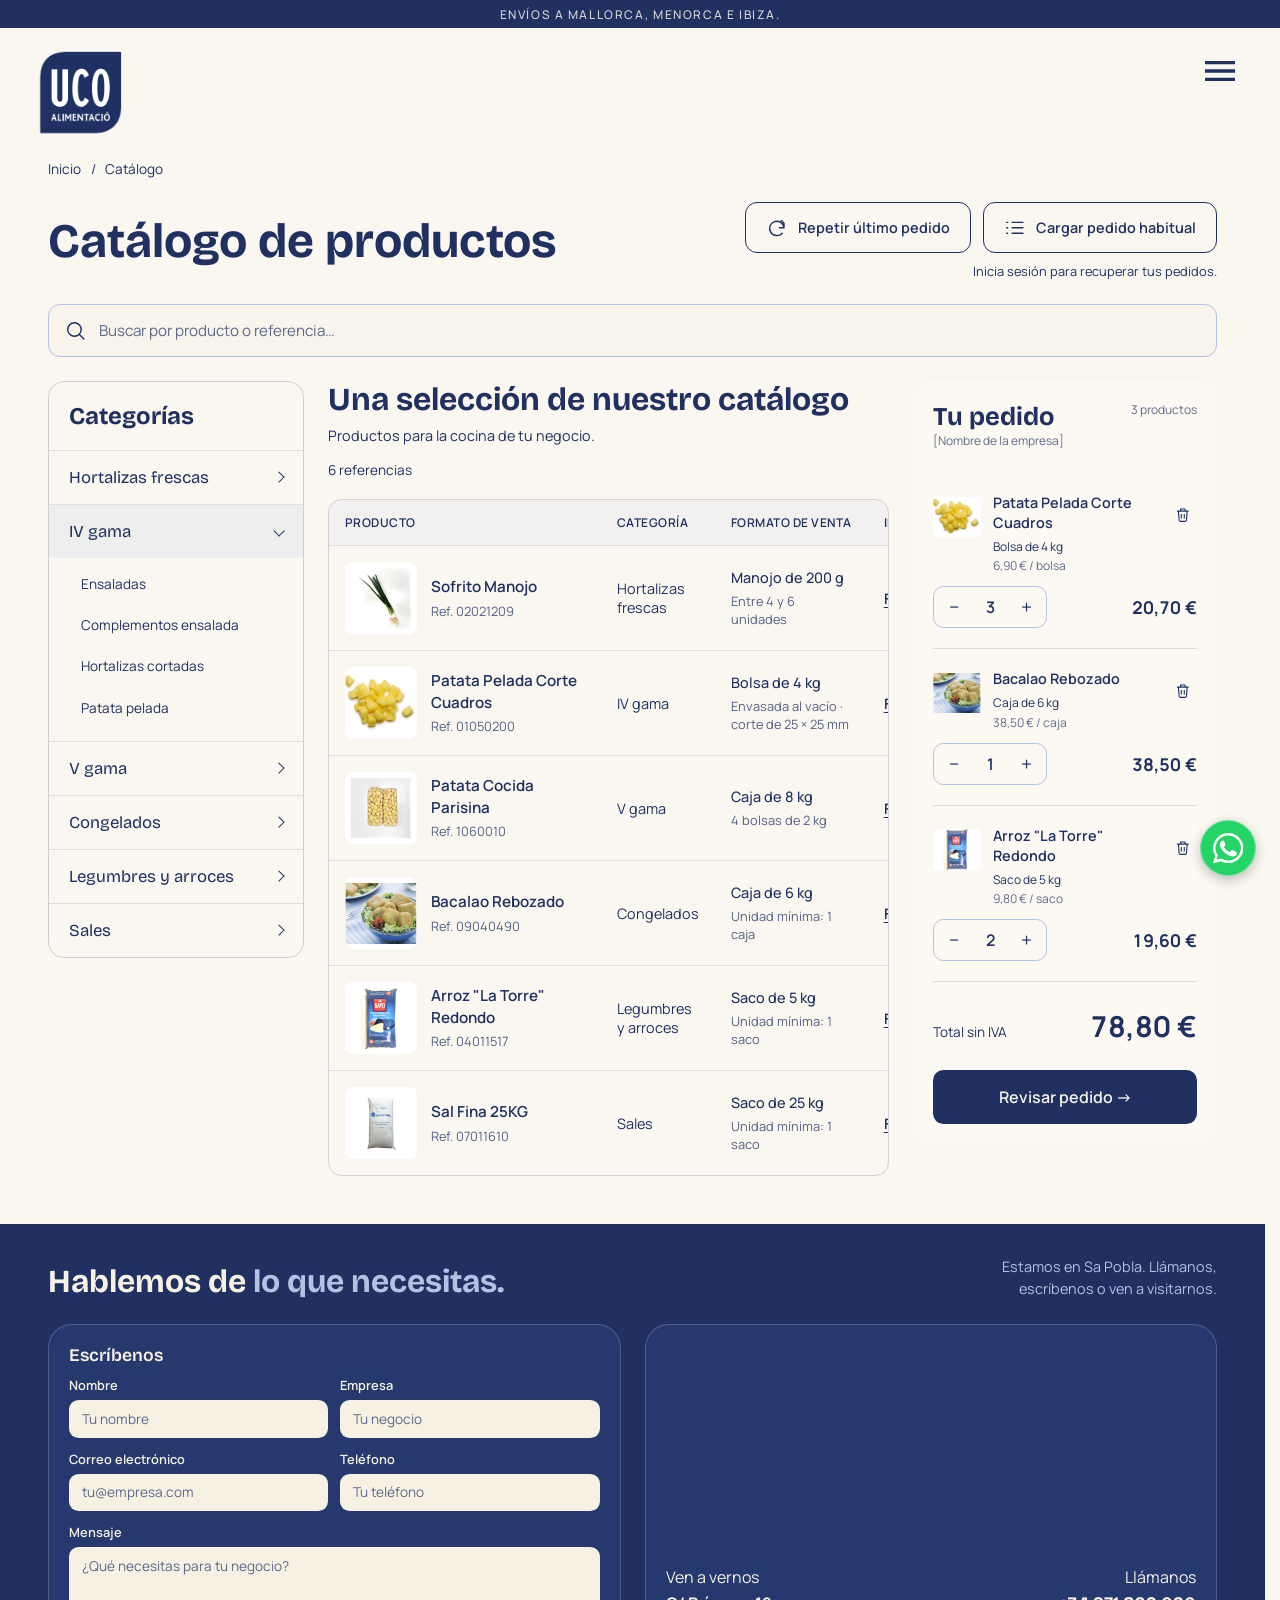
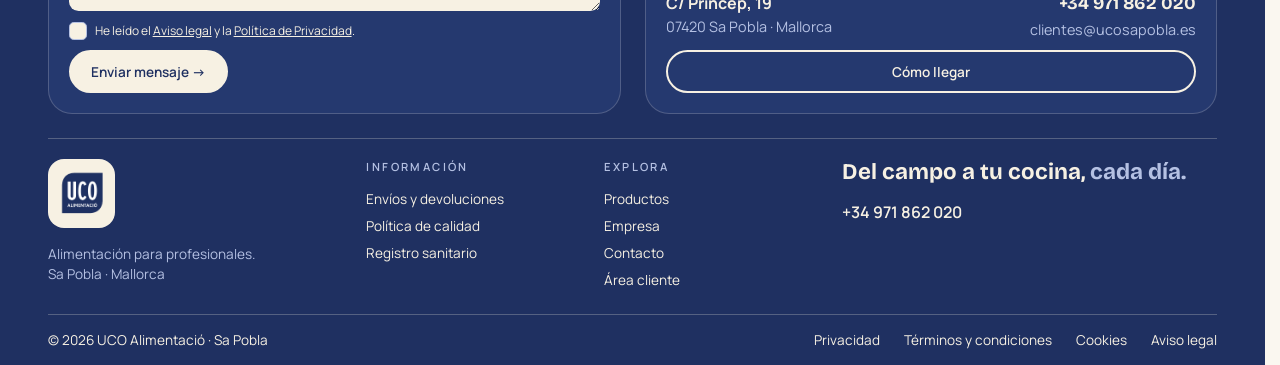
<file: EVA/productos.html>
<!DOCTYPE html>
<html lang="es">

<head>
  <meta charset="UTF-8">
  <meta name="viewport" content="width=device-width, initial-scale=1.0">
  <title>Productos | UCO Alimentació</title>
  <link rel="stylesheet" href="./css/comun.css">
  <link rel="stylesheet" href="./css/productos.css">
  <link
    href="https://fonts.googleapis.com/css2?family=Bricolage+Grotesque:wght@400;500;600;700&family=Manrope:wght@400;500;600&display=swap"
    rel="stylesheet">
</head>

<body class="pagina-productos">
  <div class="top-bar">
    <p>Envíos a Mallorca, Menorca e Ibiza.</p>
  </div>
  <header>
    <div class="logo">
      <a href="./index.html">
        <img src="./img/logo-fly.png" alt="UCO Alimentació" width="100">
      </a>
    </div>

    <div class="menu">
      <button type="button" aria-label="Menú principal">
        <svg xmlns="http://www.w3.org/2000/svg" viewBox="0 0 24 24">
          <path d="M3,6H21V8H3V6M3,11H21V13H3V11M3,16H21V18H3V16Z" />
        </svg>
      </button>

      <nav>
        <ul>
          <li><a href="./productos.html">Productos</a></li>
          <li><a href="./empresa.html">Empresa</a></li>
          <li><a href="./contacto.html">Contacto</a></li>
          <li><a href="./area-cliente.html">Área cliente</a></li>
        </ul>
      </nav>
    </div>
  </header>

  <main class="catalogo-profesional">

    <nav class="catalogo-ruta" aria-label="Ruta de navegación">
      <a href="./index.html">Inicio</a><span aria-hidden="true">/</span><span>Catálogo</span>
    </nav>

    <div class="catalogo-cabecera">
      <h1>Catálogo de productos</h1>
      <div class="catalogo-accesos">
        <div class="catalogo-acciones">
          <button type="button"><svg viewBox="0 0 24 24" aria-hidden="true"><path d="M20 7v5h-5M20 12a8 8 0 1 0-2 6M20 7l-3-3"/></svg>Repetir último pedido</button>
          <button type="button"><svg viewBox="0 0 24 24" aria-hidden="true"><path d="M9 6h12M9 12h12M9 18h12M3 6h1M3 12h1M3 18h1"/></svg>Cargar pedido habitual</button>
        </div>
        <p>Inicia sesión para recuperar tus pedidos.</p>
      </div>
    </div>

    <label class="catalogo-busqueda">
      <svg viewBox="0 0 24 24" aria-hidden="true"><circle cx="10.5" cy="10.5" r="7.5"/><path d="m16 16 5 5"/></svg>
      <input type="search" aria-label="Buscar por producto o referencia" placeholder="Buscar por producto o referencia…" autocomplete="off">
    </label>

    <div class="catalogo-contenido">
      <nav class="catalogo-categorias" aria-labelledby="categorias-catalogo">
        <h2 id="categorias-catalogo">Categorías</h2>
        <details>
          <summary>Hortalizas frescas</summary>
          <ul>
            <li><button type="button">Patata</button></li>
            <li><button type="button">Cebolla</button></li>
            <li><button type="button">Zanahoria</button></li>
            <li><button type="button">Ajos</button></li>
            <li><button type="button">Hortalizas varias</button></li>
          </ul>
        </details>

        <details open>
          <summary>IV gama</summary>
          <ul>
            <li><button type="button">Ensaladas</button></li>
            <li><button type="button">Complementos ensalada</button></li>
            <li><button type="button">Hortalizas cortadas</button></li>
            <li><button type="button">Patata pelada</button></li>
          </ul>
        </details>
        <details>
          <summary>V gama</summary>
          <ul>
            <li><button type="button">Hortalizas cocinadas</button></li>
          </ul>
        </details>

        <details>
          <summary>Congelados</summary>
          <ul>
            <li><button type="button">Patatas congeladas</button></li>
            <li><button type="button">Verduras congeladas</button></li>
            <li><button type="button">Ensaladas, menestras y salteados congelados</button></li>
            <li><button type="button">Precocinados verdura congelados</button></li>
            <li><button type="button">Precocinados pescado congelados</button></li>
            <li><button type="button">Precocinados carne congelados</button></li>
            <li><button type="button">Precocinados caseros congelados</button></li>
            <li><button type="button">Pizzas, focaccias y quiches congeladas</button></li>
            <li><button type="button">Tortillas congeladas</button></li>
            <li><button type="button">Productos temáticos congelados</button></li>
            <li><button type="button">Dulces y frutas congeladas</button></li>
            <li><button type="button">Veggie-productos congelados</button></li>
          </ul>
        </details>

        <details>
          <summary>Legumbres y arroces</summary>
          <ul>
            <li><button type="button">Legumbres</button></li>
            <li><button type="button">Arroces</button></li>
          </ul>
        </details>

        <details>
          <summary>Sales</summary>
          <ul>
            <li><button type="button">Sal cocina</button></li>
            <li><button type="button">Sal descalcificadora</button></li>
          </ul>
        </details>
      </nav>
      
      <section class="catalogo-listado" aria-labelledby="productos-listado">
        <div class="listado-cabecera"><div><h2 id="productos-listado">Una selección de nuestro catálogo</h2><p>Productos para la cocina de tu negocio.</p></div><span>6 referencias</span></div>
        <div class="productos-tabla-contenedor">
          <table class="productos-tabla">
            <caption>Una referencia de cada categoría del catálogo</caption>
            <thead><tr><th scope="col">Producto</th><th scope="col">Categoría</th><th scope="col">Formato de venta</th><th scope="col">Información</th></tr></thead>
            <tbody>
              <tr><td><div class="producto-resumen"><img src="./img/producto-original-02021209.jpg" alt="Sofrito Manojo" width="72" height="72" loading="lazy"><div><h3>Sofrito Manojo</h3><p>Ref. 02021209</p></div></div></td><td>Hortalizas frescas</td><td><strong>Manojo de 200 g</strong><span class="producto-formato-nota">Entre 4 y 6 unidades</span></td><td><a href="https://ucosapobla.com/es/inicio/245-sofrito-manojo.html" target="_blank" rel="noopener">Ficha Tecnica <span aria-hidden="true">↗</span></a></td></tr>
              <tr><td><div class="producto-resumen"><img src="./img/producto-original-01050200.jpg" alt="Patata Pelada Corte Cuadros" width="72" height="72" loading="lazy"><div><h3>Patata Pelada Corte Cuadros</h3><p>Ref. 01050200</p></div></div></td><td>IV gama</td><td><strong>Bolsa de 4 kg</strong><span class="producto-formato-nota">Envasada al vacío · corte de 25 × 25 mm</span></td><td><a href="https://ucosapobla.com/es/inicio/115-patata-pelada-corte-cuadros.html" target="_blank" rel="noopener">Ficha Tecnica <span aria-hidden="true">↗</span></a></td></tr>
              <tr><td><div class="producto-resumen"><img src="./img/producto-original-1060010.jpg" alt="Patata Cocida Parisina" width="72" height="72" loading="lazy"><div><h3>Patata Cocida Parisina</h3><p>Ref. 1060010</p></div></div></td><td>V gama</td><td><strong>Caja de 8 kg</strong><span class="producto-formato-nota">4 bolsas de 2 kg</span></td><td><a href="https://ucosapobla.com/es/inicio/133-patata-cocida-parisina.html" target="_blank" rel="noopener">Ficha Tecnica <span aria-hidden="true">↗</span></a></td></tr>
              <tr><td><div class="producto-resumen"><img src="./img/producto-original-09040490.jpg" alt="Bacalao Rebozado" width="72" height="72" loading="lazy"><div><h3>Bacalao Rebozado</h3><p>Ref. 09040490</p></div></div></td><td>Congelados</td><td><strong>Caja de 6 kg</strong><span class="producto-formato-nota">Unidad mínima: 1 caja</span></td><td><a href="https://ucosapobla.com/es/inicio/269-bacalao-rebozado.html" target="_blank" rel="noopener">Ficha Tecnica <span aria-hidden="true">↗</span></a></td></tr>
              <tr><td><div class="producto-resumen"><img src="./img/producto-original-04011517.jpg" alt="Arroz &quot;La Torre&quot; Redondo" width="72" height="72" loading="lazy"><div><h3>Arroz &quot;La Torre&quot; Redondo</h3><p>Ref. 04011517</p></div></div></td><td>Legumbres y arroces</td><td><strong>Saco de 5 kg</strong><span class="producto-formato-nota">Unidad mínima: 1 saco</span></td><td><a href="https://ucosapobla.com/es/inicio/397-arroz-la-torre-redondo.html" target="_blank" rel="noopener">Ficha Tecnica <span aria-hidden="true">↗</span></a></td></tr>
              <tr><td><div class="producto-resumen"><img src="./img/producto-original-07011610.jpg" alt="Sal Fina 25KG" width="72" height="72" loading="lazy"><div><h3>Sal Fina 25KG</h3><p>Ref. 07011610</p></div></div></td><td>Sales</td><td><strong>Saco de 25 kg</strong><span class="producto-formato-nota">Unidad mínima: 1 saco</span></td><td><a href="https://ucosapobla.com/es/inicio/394-sal-fina-25kg.html" target="_blank" rel="noopener">Ficha Tecnica <span aria-hidden="true">↗</span></a></td></tr>
            </tbody>
          </table>
        </div>
      </section>

      <aside class="order-cart" aria-labelledby="order-title">
        <div class="order-head">
          <div>
            <h2 id="order-title">Tu pedido</h2>
            <p>[Nombre de la empresa]</p>
          </div>
          <span class="order-count">3 productos</span>
        </div>

        <ul class="order-lines">
          <li class="order-line">
            <div class="order-thumb">
              <img src="./img/producto-original-01050200.jpg" alt="">
            </div>

            <div class="order-info">
              <h3>Patata Pelada Corte Cuadros</h3>
              <p class="order-format">Bolsa de 4 kg</p>
              <p class="order-unit">6,90 € / bolsa</p>
            </div>

            <button class="order-remove" type="button" aria-label="Quitar Patata Pelada Corte Cuadros">
              <svg viewBox="0 0 24 24" aria-hidden="true">
                <path d="M4 7h16M10 11v6M14 11v6M6 7l1 12a2 2 0 0 0 2 2h6a2 2 0 0 0 2-2l1-12M9 7V4h6v3"/>
              </svg>
            </button>

            <div class="order-controls">
              <div class="order-stepper">
                <button type="button" aria-label="Reducir cantidad de patatas">−</button>
                <output>3</output>
                <button type="button" aria-label="Aumentar cantidad de patatas">+</button>
              </div>
              <strong class="order-line-total">20,70 €</strong>
            </div>
          </li>

          <li class="order-line">
            <div class="order-thumb">
              <img src="./img/producto-original-09040490.jpg" alt="">
            </div>

            <div class="order-info">
              <h3>Bacalao Rebozado</h3>
              <p class="order-format">Caja de 6 kg</p>
              <p class="order-unit">38,50 € / caja</p>
            </div>

            <button class="order-remove" type="button" aria-label="Quitar Bacalao Rebozado">
              <svg viewBox="0 0 24 24" aria-hidden="true">
                <path d="M4 7h16M10 11v6M14 11v6M6 7l1 12a2 2 0 0 0 2 2h6a2 2 0 0 0 2-2l1-12M9 7V4h6v3"/>
              </svg>
            </button>

            <div class="order-controls">
              <div class="order-stepper">
                <button type="button" aria-label="Reducir cantidad de bacalao">−</button>
                <output>1</output>
                <button type="button" aria-label="Aumentar cantidad de bacalao">+</button>
              </div>
              <strong class="order-line-total">38,50 €</strong>
            </div>
          </li>

          <li class="order-line">
            <div class="order-thumb">
              <img src="./img/producto-original-04011517.jpg" alt="">
            </div>

            <div class="order-info">
              <h3>Arroz "La Torre" Redondo</h3>
              <p class="order-format">Saco de 5 kg</p>
              <p class="order-unit">9,80 € / saco</p>
            </div>

            <button class="order-remove" type="button" aria-label="Quitar Arroz La Torre Redondo">
              <svg viewBox="0 0 24 24" aria-hidden="true">
                <path d="M4 7h16M10 11v6M14 11v6M6 7l1 12a2 2 0 0 0 2 2h6a2 2 0 0 0 2-2l1-12M9 7V4h6v3"/>
              </svg>
            </button>

            <div class="order-controls">
              <div class="order-stepper">
                <button type="button" aria-label="Reducir cantidad de arroz">−</button>
                <output>2</output>
                <button type="button" aria-label="Aumentar cantidad de arroz">+</button>
              </div>
              <strong class="order-line-total">19,60 €</strong>
            </div>
          </li>
        </ul>
        <div class="order-total">
          <span>Total sin IVA</span>
          <strong>78,80 €</strong>
        </div>

        <button class="order-review" type="button">
          Revisar pedido →
        </button>
      </aside>
    </div>
  </main>

  <footer id="contacto">
  <div class="footer-heading">
    <h2>Hablemos de <span>lo que necesitas.</span></h2>
    <p>Estamos en Sa Pobla. Llámanos, escríbenos o ven a visitarnos.</p>
  </div>

  <div class="footer-panels">
    <form class="footer-form" action="mailto:clientes@ucosapobla.es" method="post" enctype="text/plain">
      <h3>Escríbenos</h3>

      <div class="form-grid">
        <div class="form-field">
          <label for="contact-name">Nombre</label>
          <input id="contact-name" name="nombre" type="text" placeholder="Tu nombre" autocomplete="name" required>
        </div>
        <div class="form-field">
          <label for="contact-company">Empresa</label>
          <input id="contact-company" name="empresa" type="text" placeholder="Tu negocio" autocomplete="organization">
        </div>
        <div class="form-field">
          <label for="contact-email">Correo electrónico</label>
          <input id="contact-email" name="email" type="email" placeholder="tu@empresa.com" autocomplete="email" required>
        </div>
        <div class="form-field">
          <label for="contact-phone">Teléfono</label>
          <input id="contact-phone" name="telefono" type="tel" placeholder="Tu teléfono" autocomplete="tel">
        </div>
        <div class="form-field full">
          <label for="contact-message">Mensaje</label>
          <textarea id="contact-message" name="mensaje" placeholder="¿Qué necesitas para tu negocio?" required></textarea>
        </div>
      </div>

      <label class="form-consent ios-checkbox">
        <input type="checkbox" name="privacidad" required>
        <span class="checkbox-wrapper" aria-hidden="true">
          <span class="checkbox-bg"></span>
          <svg class="checkbox-icon" viewBox="0 0 24 24" fill="none">
            <path class="check-path" d="M4 12L10 18L20 6" stroke="currentColor" stroke-width="3" stroke-linecap="round" stroke-linejoin="round"></path>
          </svg>
        </span>
        <span>He leído el <a href="./aviso-legal.html">Aviso legal</a> y la <a href="./privacidad.html">Política de Privacidad</a>.</span>
      </label>

      <button class="button button-solid" type="submit">Enviar mensaje →</button>
    </form>

    <div class="footer-location">
      <iframe
        src="https://maps.google.com/maps?q=Carrer%20del%20Pr%C3%ADncep%2019%2C%20Sa%20Pobla%2C%20Mallorca&output=embed"
        title="Mapa de ubicación de UCO en Sa Pobla" loading="lazy">
      </iframe>

      <div class="location-details">
        <address>
          <span class="location-label">Ven a vernos</span>
          <strong>C/ Príncep, 19</strong>
          <span>07420 Sa Pobla · Mallorca</span>
        </address>
        <div class="location-call">
          <span class="location-label">Llámanos</span>
          <a class="contact-phone" href="tel:+34971862020">+34 971 862 020</a>
          <a href="mailto:clientes@ucosapobla.es">clientes@ucosapobla.es</a>
        </div>
      </div>

      <a class="button button-light"
        href="https://www.google.com/maps/search/?api=1&query=Carrer+del+Princep+19+Sa+Pobla+Mallorca" target="_blank"
        rel="noopener">Cómo llegar</a>
    </div>
  </div>

  <div class="footer-content">
    <div class="footer-brand">
      <a class="footer-logo" href="./index.html">
        <img src="./img/logo-fly.png" alt="UCO Alimentació">
      </a>
      <p>Alimentación para profesionales.<br>Sa Pobla · Mallorca</p>
    </div>

    <nav class="footer-nav" aria-label="Información">
      <h3>Información</h3>
      <ul>
        <li><a href="./envios.html">Envíos y devoluciones</a></li>
        <li><a href="./calidad.html">Política de calidad</a></li>
        <li><a href="./registro-sanitario.html">Registro sanitario</a></li>
      </ul>
    </nav>

    <nav class="footer-nav" aria-label="Explora">
      <h3>Explora</h3>
      <ul>
        <li><a href="./productos.html">Productos</a></li>
        <li><a href="./empresa.html">Empresa</a></li>
        <li><a href="./contacto.html">Contacto</a></li>
        <li><a href="./area-cliente.html">Área cliente</a></li>
      </ul>
    </nav>

    <div class="footer-slogan">
      <p>Del campo a tu cocina, <span>cada día.</span></p>
      <a href="tel:+34971862020">+34 971 862 020</a>
    </div>
  </div>

  <div class="footer-bottom">
    <p>© 2026 UCO Alimentació · Sa Pobla</p>
    <ul class="footer-legal">
      <li><a href="./privacidad.html">Privacidad</a></li>
      <li><a href="./terminos.html">Términos y condiciones</a></li>
      <li><a href="./cookies.html">Cookies</a></li>
      <li><a href="./aviso-legal.html">Aviso legal</a></li>
    </ul>
  </div>
</footer>
  <a class="whatsapp-float" aria-label="Contactar por WhatsApp" aria-disabled="true" title="WhatsApp: pendiente de configurar el número">
    <svg viewBox="0 0 24 24" aria-hidden="true">
      <path d="M20.5 3.5A11.9 11.9 0 0 0 12 0C5.4 0 .1 5.3.1 11.9c0 2.1.5 4.1 1.6 6L0 24l6.3-1.6a12 12 0 0 0 5.7 1.4h.1c6.5 0 11.9-5.3 11.9-11.9 0-3.2-1.3-6.2-3.5-8.4zM12 21.8a10 10 0 0 1-5.1-1.4l-.4-.2-3.7 1 1-3.6-.3-.4A9.9 9.9 0 0 1 2 11.9C2 6.4 6.5 2 12 2a9.9 9.9 0 0 1 10 9.9c0 5.5-4.5 9.9-10 9.9zm5.4-7.4c-.3-.1-1.8-.9-2.1-1-.3-.1-.5-.1-.7.2l-1 1.2c-.2.2-.4.2-.7.1a8.2 8.2 0 0 1-2.4-1.5 9.1 9.1 0 0 1-1.7-2.1c-.2-.3 0-.5.1-.6l.5-.6.3-.5c.1-.2 0-.4 0-.6L8.8 6.6c-.2-.6-.5-.5-.7-.5h-.6c-.2 0-.6.1-.9.4-.3.3-1.2 1.2-1.2 2.8s1.2 3.1 1.4 3.3c.1.2 2.4 3.7 5.8 5.1.8.3 1.4.5 1.9.6.8.3 1.5.2 2.1.1.6-.1 1.8-.8 2-1.5.3-.7.3-1.3.2-1.5-.1-.1-.3-.2-.6-.4z"/>
    </svg>
  </a>
</body>

</html>
</file>
<file: EVA/css/comun.css>
:root {
  --cream: hsl(42, 45%, 94%);
  --cream-hero: hsl(42, 55%, 93%);
  --navy: hsl(224, 52%, 25%);
  --navy-soft: hsl(224, 45%, 80%);
}

* {
  box-sizing: border-box;
  margin: 0;
  padding: 0;
}

html {
  scrollbar-gutter: stable;
}

body {
  background-color: var(--cream);
  color: var(--navy);
  font-family: "Manrope", sans-serif;
}

a {
  color: inherit;
  text-decoration: none;
}

h1, h2, .menu nav a, .contact-phone {
  font-family: "Bricolage Grotesque", sans-serif;
}

.top-bar {
  align-items: center;
  background-color: var(--navy);
  color: var(--cream);
  display: flex;
  height: 1.75rem;
  justify-content: center;
  position: fixed;
  width: 100%;
  z-index: 11;
}

.top-bar p {
  font-size: 0.75rem;
  font-weight: 500;
  letter-spacing: 0.1rem;
  opacity: 0.85;
  text-transform: uppercase;
}

header {
  align-items: flex-start;
  display: flex;
  justify-content: space-between;
  padding: 1rem 2rem;
  position: fixed;
  top: 1.75rem;
  width: 100%;
  z-index: 10;
}

.logo img {
  display: block;
  width: 6rem;
}

.menu {
  position: relative;
}

.menu button {
  background: none;
  border: none;
  color: var(--navy);
  cursor: pointer;
  height: 3.5rem;
  width: 3.5rem;
}

.menu svg {
  fill: currentColor;
  height: 2.5rem;
  width: 2.5rem;
}

.menu button:hover {
  color: var(--navy-soft);
}

.menu nav {
  background-color: var(--navy);
  color: var(--cream);
  padding: 1rem;
  position: absolute;
  right: 0;
  transform: translateY(-0.5rem);
  transition: opacity 0.25s ease, transform 0.25s ease, visibility 0.25s;
  visibility: hidden;
  width: 18rem;
}

.menu:hover nav, 
.menu:focus-within nav {
  transform: translateY(0);
  visibility: visible;
}

.menu ul {
  display: flex;
  flex-direction: column;
  gap: 0.5rem;
  list-style: none;
}

.menu nav a {
  display: block;
  font-size: 1.2rem;
  padding: 1rem;
}

.menu nav a:hover {
  background-color: hsla(42, 45%, 94%, 0.12);
}

footer {
  --footer-card: hsl(224, 50%, 29%);
  --footer-line: hsla(42, 55%, 93%, 0.25);
  background-color: var(--navy);
  color: var(--cream-hero);
  display: flex;
  flex-direction: column;
  gap: 1.5rem;
  padding: 2rem 3rem 1rem;
}

footer>* {
  align-self: center;
  max-width: 100rem;
  width: 100%;
}

footer a:not(.button):hover {
  text-decoration: underline;
}

footer a:focus-visible, footer :is(input, textarea, button):focus-visible {
  outline: 0.2rem solid var(--navy-soft);
  outline-offset: 0.3rem;
}

.button {
  border: 0.15rem solid currentColor;
  border-radius: 10rem;
  cursor: pointer;
  display: inline-block;
  font: inherit;
  font-weight: 600;
  text-align: center;
  transition: background-color 0.3s, color 0.3s;
}

.button-solid {
  background-color: var(--cream-hero);
  border-color: var(--cream-hero);
  color: var(--navy);
}

.button-solid:hover {
  background-color: transparent;
  color: var(--cream-hero);
}

.button-light:hover {
  background-color: var(--cream-hero);
  color: var(--navy);
}

.footer-heading {
  align-items: flex-end;
  display: flex;
  flex-wrap: wrap;
  gap: 1rem 3rem;
  justify-content: space-between;
}

.footer-heading h2 {
  font-size: 2rem;
  line-height: 1.1;
}

.footer-heading h2 span {
  color: var(--navy-soft);
}

.footer-heading p {
  color: var(--navy-soft);
  font-size: 0.9rem;
  line-height: 1.5;
  max-width: 18rem;
  text-align: right;
}

.footer-panels {
  display: grid;
  gap: 1.5rem;
  grid-template-columns: repeat(2, minmax(0, 1fr));
}

.footer-form, .footer-location {
  background-color: var(--footer-card);
  border: 0.06rem solid hsla(42, 55%, 93%, 0.2);
  border-radius: 1.5rem;
  display: flex;
  flex-direction: column;
  gap: 0.65rem;
  padding: 1.25rem;
}

.footer-form h3 {
  font-family: "Bricolage Grotesque", sans-serif;
  font-size: 1.1rem;
  font-weight: 600;
}

.form-grid {
  display: grid;
  gap: 0.75rem;
  grid-template-columns: repeat(2, minmax(0, 1fr));
}

.form-field {
  display: flex;
  flex-direction: column;
  font-size: 0.8rem;
  font-weight: 600;
  gap: 0.4rem;
}

.form-field.full {
  grid-column: 1 / -1;
}

.form-field input, .form-field textarea {
  background-color: var(--cream-hero);
  border: none;
  border-radius: 0.6rem;
  color: var(--navy);
  font: inherit;
  font-size: 0.85rem;
  font-weight: 400;
  padding: 0.6rem 0.8rem;
  width: 100%;
}

.form-field input::placeholder, .form-field textarea::placeholder {
  color: hsl(224, 20%, 45%);
  opacity: 1;
}

.form-field textarea {
  min-height: 4rem;
  resize: vertical;
}

.form-consent {
  align-items: center;
  color: var(--cream-hero);
  display: flex;
  font-size: 0.75rem;
  gap: 0.5rem;
  line-height: 1.5;
}

.form-consent a {
  text-decoration: underline;
}

.ios-checkbox {
  cursor: pointer;
  position: relative;
}

.ios-checkbox input {
  cursor: pointer;
  height: 1.1rem;
  left: 0;
  opacity: 0;
  position: absolute;
  width: 1.1rem;
  z-index: 1;
}

.checkbox-wrapper {
  display: block;
  flex-shrink: 0;
  height: 1.1rem;
  position: relative;
  transition: transform 0.2s ease;
  width: 1.1rem;
}

.checkbox-bg {
  background-color: var(--cream-hero);
  border: 0.1rem solid var(--navy-soft);
  border-radius: 0.3rem;
  inset: 0;
  position: absolute;
  transition: background-color 0.2s, border-color 0.2s;
}

.checkbox-icon {
  color: var(--cream-hero);
  height: 80%;
  left: 10%;
  position: absolute;
  top: 10%;
  transform: scale(0);
  transition: transform 0.2s ease;
  width: 80%;
}

.check-path {
  stroke-dasharray: 40;
  stroke-dashoffset: 40;
  transition: stroke-dashoffset 0.3s ease 0.1s;
}

.ios-checkbox input:checked + .checkbox-wrapper .checkbox-bg {
  background-color: var(--navy);
  border-color: var(--navy-soft);
}

.ios-checkbox input:checked + .checkbox-wrapper .checkbox-icon {
  transform: scale(1);
}

.ios-checkbox input:checked + .checkbox-wrapper .check-path {
  stroke-dashoffset: 0;
}

.ios-checkbox:hover .checkbox-wrapper {
  transform: scale(1.05);
}

.ios-checkbox:active .checkbox-wrapper {
  transform: scale(0.95);
}

.ios-checkbox input:focus-visible + .checkbox-wrapper {
  outline: 0.15rem solid var(--navy-soft);
  outline-offset: 0.2rem;
}

.ios-checkbox input:checked + .checkbox-wrapper {
  animation: checkbox-bounce 0.3s ease;
}

@keyframes checkbox-bounce {
  0%, 100% {
    transform: scale(1);
  }
  50% {
    transform: scale(1.1);
  }
}

.footer-form .button {
  align-self: flex-start;
}

footer .button {
  font-size: 0.85rem;
  padding: 0.65rem 1.25rem;
}

.footer-location iframe {
  border: none;
  border-radius: 1rem;
  flex: 1;
  height: 10rem;
  min-height: 10rem;
  width: 100%;
}

.location-details {
  display: flex;
  flex-wrap: wrap;
  gap: 1rem 2rem;
  justify-content: space-between;
}

.location-details address, .location-call {
  display: flex;
  flex-direction: column;
  font-style: normal;
  gap: 0.2rem;
  line-height: 1.4;
}

.location-details address span:last-child, .location-call a:last-child {
  color: var(--navy-soft);
  font-size: 0.9rem;
}

.location-call {
  text-align: right;
}

.contact-phone {
  font-size: 1.1rem;
  font-weight: 700;
  white-space: nowrap;
}

.footer-content {
  align-items: start;
  border-top: 0.08rem solid var(--footer-line);
  display: grid;
  gap: 1.5rem;
  grid-template-columns: 1.1fr 0.8fr 0.8fr 1.4fr;
  padding-top: 1.25rem;
}

.footer-brand {
  align-items: flex-start;
  display: flex;
  flex-direction: column;
  gap: 1rem;
}

.footer-brand p {
  color: var(--navy-soft);
  font-size: 0.85rem;
  line-height: 1.5;
}

.footer-logo {
  background-color: var(--cream-hero);
  border-radius: 1rem;
  display: inline-block;
  padding: 0.6rem;
}

.footer-logo img {
  display: block;
  width: 3rem;
}

.footer-nav h3 {
  color: var(--navy-soft);
  font-size: 0.7rem;
  font-weight: 600;
  letter-spacing: 0.15rem;
  text-transform: uppercase;
}

.footer-nav ul {
  display: flex;
  flex-direction: column;
  font-size: 0.85rem;
  gap: 0.5rem;
  line-height: 1.4;
  list-style: none;
}

.footer-slogan {
  display: flex;
  flex-direction: column;
  gap: 1rem;
}

.footer-slogan p {
  font-family: "Bricolage Grotesque", sans-serif;
  font-size: 1.4rem;
  font-weight: 700;
  line-height: 1.15;
}

.footer-slogan p span {
  color: var(--navy-soft);
}

.footer-slogan a {
  font-weight: 600;
}

.footer-bottom {
  border-top: 0.08rem solid var(--footer-line);
  display: flex;
  flex-wrap: wrap;
  font-size: 0.85rem;
  gap: 1rem 2rem;
  justify-content: space-between;
  padding-top: 1rem;
}

.footer-legal {
  display: flex;
  flex-wrap: wrap;
  gap: 0.5rem 1.5rem;
  list-style: none;
}

main {
  display: grid;
  justify-items: center;
}

main > * {
  min-width: 0;
  width: 100%;
}

.footer-nav {
  display: flex;
  flex-direction: column;
  gap: 1rem;
}

:is(a, button):focus-visible {
  outline: 0.125rem solid currentColor;
  outline-offset: 0.25rem;
}

.whatsapp-float {
  align-items: center;
  background-color: hsl(142, 70%, 49%);
  border: 0.1rem solid hsla(0, 0%, 100%, 0.3);
  border-radius: 50%;
  bottom: 1.5rem;
  box-shadow: 0 0.25rem 0.75rem hsla(224, 52%, 10%, 0.25);
  color: hsl(0, 0%, 100%);
  display: flex;
  height: 3.5rem;
  justify-content: center;
  position: fixed;
  right: 1.5rem;
  width: 3.5rem;
  z-index: 12;
}

.whatsapp-float svg {
  fill: currentColor;
  height: 1.9rem;
  width: 1.9rem;
}

.whatsapp-float:hover {
  background-color: hsl(142, 70%, 42%);
}
</file>
<file: EVA/css/inicio.css>
.hero {
  background-color: var(--cream-hero);
  background-image: radial-gradient(ellipse 75% 22rem at center bottom, var(--navy) 99%, hsl(224, 52%, 25%, 0) 100%);
  display: flex;
  flex-direction: column;
  gap: 4rem;
  justify-content: space-between;
  min-height: 100vh;
  overflow: hidden;
  padding: 5.5rem 3rem 2rem;
}

.hero-description {
  align-items: center;
  display: flex;
  flex-direction: column;
  gap: 1.25rem;
  position: relative;
  text-align: center;
  z-index: 2;
}

.hero h1 {
  font-size: 5rem;
  line-height: 1.05;
}

.hero p {
  font-size: 1.25rem;
  line-height: 1.5;
}

.cards, .services {
  align-self: center;
  display: flex;
  max-width: 85rem;
  width: 100%;
}

.cards {
  gap: 1.5rem;
}

.services {
  color: var(--cream-hero);
  gap: 2rem;
}

.cards a {
  background-color: var(--navy);
  border-radius: 1.5rem;
  display: grid;
  flex: 1;
  overflow: hidden;
  position: relative;
  transition: transform 0.3s;
}

.cards a:hover {
  transform: scale(1.03);
  z-index: 1;
}

.cards img {
  height: 100%;
  object-fit: cover;
  opacity: 0.2;
  position: absolute;
  width: 100%;
}

.card-content {
  align-items: center;
  display: flex;
  flex-direction: column;
  gap: 1.5rem;
  justify-content: center;
  min-height: 25rem;
  padding: 3rem 2rem;
  position: relative;
  text-align: center;
}

.card-content h2 {
  font-size: 2rem;
  line-height: 1.15;
}

.card-content p {
  font-size: 1.1rem;
}

.card-content span {
  font-weight: 600;
  padding: 1rem 0 0;
}

.cards .fresh-card {
  color: var(--cream-hero);
}

.cards .refrigerated-card {
  background-color: var(--navy-soft);
}

.cards .frozen-card {
  background-color: hsl(224, 60%, 92%);
}

.cards a:focus-visible {
  outline: 0.2rem solid hsl(224, 45%, 65%);
  outline-offset: 0.3rem;
}

.services div {
  display: flex;
  flex: 1;
  flex-direction: column;
  gap: 0.75rem;
}

.services svg {
  fill: none;
  height: 2.5rem;
  stroke: currentColor;
  stroke-width: 1.5;
  width: 2.5rem;
}

.services h2 {
  font-size: 1.1rem;
  font-weight: 600;
}

.services p {
  font-size: 0.95rem;
}

.company-preview {
  align-items: center;
  display: grid;
  grid-template-columns: 0.9fr 1.1fr;
  width: 100%;
  max-width: 91rem;
  min-height: 36rem;
  margin: 0 auto;
  padding: 3.5rem 3rem;
  position: relative;
  overflow: hidden;
}

.company-preview::after {
  content: "";
  position: absolute;
  width: 31rem;
  height: 31rem;
  border-radius: 50%;
  background-color: hsl(0, 0%, 83%);
  right: 5rem;
  top: 50%;
  transform: translateY(-50%);
  z-index: 0;
}

.company-content {
  align-items: flex-start;
  display: flex;
  flex-direction: column;
  gap: 1.35rem;
  position: relative;
  z-index: 2;
}

.company-label {
  color: var(--navy);
  font-size: 0.7rem;
  font-weight: 600;
  letter-spacing: 0.2rem;
  margin: 0;
  text-transform: uppercase;
  display: flex;
  align-items: center;
  gap: 0.8rem;
}

.company-label::after {
  content: "";
  width: 2.5rem;
  height: 1px;
  background-color: var(--navy);
  opacity: 0.5;
}

.company-content h2 {
  font-size: clamp(3rem, 4.5vw, 4.5rem);
  font-weight: 700;
  letter-spacing: -0.045em;
  line-height: 0.98;
  margin: 0;
}

.company-content h2 span {
  display: block;
}

.company-content h2 span:first-child {
  color: hsl(224, 15%, 57%);
}

.company-content h2 span:nth-child(2) {
  color: hsl(224, 25%, 40%);
}

.company-content h2 span:nth-child(3) {
  color: var(--navy);
}

.company-description {
  color: var(--navy);
  font-size: clamp(1rem, 1.3vw, 1.15rem);
  line-height: 1.55;
  margin: 0;
  max-width: 27rem;
}

.company-link {
  align-items: center;
  background-color: var(--navy);
  border: 0.1rem solid var(--navy);
  border-radius: 10rem;
  color: var(--cream-hero);
  display: inline-flex;
  font-weight: 600;
  gap: 0.75rem;
  justify-content: center;
  margin-top: 0.25rem;
  padding: 0.9rem 2rem;
  transition: background-color 0.3s, color 0.3s, transform 0.3s;
}

.company-link:hover {
  background-color: transparent;
  color: var(--navy);
  transform: translateY(-2px);
}

.company-link:focus-visible {
  outline: 0.15rem solid var(--navy);
  outline-offset: 0.3rem;
}

.company-image {
  display: block;
  width: 135%;
  max-width: 51rem;
  height: auto;
  justify-self: center;
  transform: translateX(-6%);
  position: relative;
  z-index: 1;
  filter: drop-shadow(0 1.5rem 1.3rem rgba(32, 46, 97, 0.12));
}

.brands {
  display: flex;
  flex-direction: column;
  gap: 3rem;
  padding: 5rem 3rem;
  text-align: center;
}

.brands h2 {
  font-size: 2rem;
}

.brands-window {
  overflow: hidden;
}

.brands-track {
  align-items: center;
  animation: mover-marcas 50s linear infinite;
  display: flex;
  width: max-content;
}

.brands-list {
  flex-shrink: 0;
  align-items: center;
  display: flex;
  gap: 3rem;
  list-style: none;
  padding-right: 3rem;
}

.brands-list li {
  width: 10rem;
}

.brands-list img {
  display: block;
  filter: grayscale(1);
  height: 5rem;
  object-fit: contain;
  opacity: 0.6;
  transition: filter 0.3s, opacity 0.3s;
  width: 100%;
}

.brands-list img:hover {
  filter: none;
  opacity: 1;
}

@keyframes mover-marcas {
  to {
    transform: translateX(-50%);
  }

}

.categorias {
  display: grid;
  gap: 1.2rem;
  grid-template-columns: repeat(3, minmax(0, 1fr));
}

.categorias article {
  background-color: var(--navy);
  border-radius: 1.5rem;
  color: var(--cream-hero);
  display: grid;
  overflow: hidden;
  position: relative;
  transition: transform 0.3s;
}

.categorias article:hover {
  transform: translateY(-0.1875rem);
}

.categorias article img {
  height: 100%;
  object-fit: cover;
  opacity: 0.5;
  position: absolute;
  width: 100%;
}

.categorias .categoria-info {
  align-items: center;
  display: flex;
  flex-direction: column;
  gap: 0.5rem;
  justify-content: center;
  min-height: 11rem;
  padding: 1.5rem 1.25rem;
  position: relative;
  text-align: center;
}

.categorias .categoria-enlace {
  align-items: center;
  display: flex;
  font-size: 0.82rem;
  font-weight: 600;
  gap: 0.5rem;
  justify-content: center;
  padding-top: 0.75rem;
}

.categorias .categoria-enlace>span {
  font-size: 1.4rem;
  line-height: 1;
  transition: transform 0.3s;
}

.categorias .categoria-enlace:hover>span {
  transform: translateX(0.25rem);
}

.categorias-portada {
  display: flex;
  flex-direction: column;
  gap: 1.5rem;
  max-width: 91rem;
  padding: 4rem 3rem 2rem;
  width: 100%;
}

.categorias-cabecera {
  display: flex;
  flex-direction: column;
  gap: 0.65rem;
}

.categorias-cabecera h2 {
  font-size: clamp(1.8rem, 3vw, 2.5rem);
  line-height: 1.15;
}

.categorias-cabecera p {
  line-height: 1.5;
}

.categorias-portada h3 {
  font-family: "Bricolage Grotesque", sans-serif;
  font-size: clamp(1.2rem, 1.65vw, 1.6rem);
  line-height: 1.25;
}

.catalogo-enlace {
  align-items: center;
  align-self: center;
  border: 0.1rem solid var(--navy);
  border-radius: 10rem;
  display: flex;
  font-weight: 600;
  gap: 0.5rem;
  padding: 0.75rem 1.75rem;
  transition: background-color 0.3s, color 0.3s;
}

.catalogo-enlace:hover {
  background-color: var(--navy);
  color: var(--cream-hero);
}

.categorias-portada + .brands {
  position: relative;
}

.categorias-portada + .brands::before {
  background-color: hsla(224, 52%, 25%, 0.18);
  content: "";
  height: 0.0625rem;
  left: 3rem;
  position: absolute;
  right: 3rem;
  top: 3rem;
}

.catalogo-enlace {
  align-items: center;
  display: flex;
  font-weight: 600;
  transition: background-color 0.3s, color 0.3s;
}
</file>
<file: UCO-API/public/css/global.css>
:root{--navy:hsl(230 46% 25%);--navy2:hsl(231 49% 18%);--lime:hsl(82 69% 58%);--mint:hsl(93 55% 91%);--paper:hsl(45 36% 97%);--ink:hsl(229 32% 21%);--muted:hsl(225 12% 48%);--line:hsl(229 20% 87%);--radius:1.5rem;font-family:'Manrope',sans-serif;color:var(--ink);background:var(--paper)}*{box-sizing:border-box}html{scroll-behavior:smooth;scroll-padding-top:var(--header-height,7.45rem)}body{margin:0;min-width:320px}a{color:inherit;text-decoration:none}button{font:inherit;cursor:pointer}img{display:block;max-width:100%}h1,h2,h3,p{margin-top:0}h1,h2,h3{font-family:"Space Grotesk",sans-serif}button:focus-visible,a:focus-visible{outline:3px solid hsl(88 75% 39%);outline-offset:4px}uco-header,uco-home,uco-footer{display:block}::selection{background:var(--lime);color:var(--navy)}
</file>
<file: UCO-API/public/css/components.css>
/* UCO 2.0 — diseño editorial responsive */
.top-strip{height:1.85rem;background:var(--navy2);color:#e8ebf8;display:flex;align-items:center;justify-content:space-between;padding:0 clamp(1rem,4.5vw,5rem);font-size:.58rem;letter-spacing:.16em;font-weight:900}.top-strip i{display:inline-block;width:.27rem;height:.27rem;background:var(--lime);border-radius:50%;margin:0 .6rem;vertical-align:middle}.top-strip span span{color:var(--lime)}.site-head{height:5.6rem;padding:0 clamp(1rem,4.5vw,5rem);display:flex;align-items:center;gap:3rem;background:rgba(255,255,255,.97);border-bottom:1px solid var(--line);position:relative;z-index:30}.brand{flex:0 0 auto}.brand img{width:4.3rem;height:4.3rem;object-fit:contain}.main-nav{display:flex;align-items:center;gap:clamp(.9rem,1.9vw,2.2rem);margin:auto}.main-nav a{font-size:.81rem;font-weight:900;white-space:nowrap;transition:color .2s}.main-nav a:hover{color:hsl(91 54% 35%)}.head-actions{display:flex;align-items:center;gap:.7rem}.head-catalog,.head-account{border:0;white-space:nowrap;font-size:.75rem;font-weight:900;border-radius:3rem;padding:.85rem 1.2rem}.head-catalog{background:var(--lime);color:var(--navy)}.head-account{background:var(--navy);color:white}.head-catalog span,.head-account span{margin-left:.65rem}.nav-toggle{display:none;width:2.7rem;height:2.7rem;border:1px solid var(--line);border-radius:50%;background:white;padding:.7rem}.nav-toggle span{display:block;height:2px;background:var(--navy);margin:4px 0;border-radius:1rem}
.hero{position:relative;isolation:isolate;min-height:clamp(35rem,67vw,48rem);background:var(--navy2);overflow:hidden;color:white}.hero-visual,.hero-slide,.hero-shade{position:absolute;inset:0}.hero-slide{opacity:0;transition:opacity 1.15s ease;overflow:hidden}.hero-slide.active{opacity:1}.hero-slide img{position:absolute;width:100%;height:100%;object-fit:cover;object-position:var(--slide-pos);transform:scale(1.19);filter:saturate(1.08) contrast(1.04);transition:transform 8s ease}.hero-slide.active img{transform:scale(1.12)}.hero-shade{background:linear-gradient(90deg,rgba(12,20,54,.96) 0%,rgba(15,25,57,.89) 31%,rgba(18,29,62,.4) 64%,rgba(15,24,51,.10) 100%),linear-gradient(0deg,rgba(9,16,41,.56),transparent 40%)}.hero-deco{position:absolute;right:-4rem;top:45%;font-size:clamp(4rem,9vw,11rem);font-weight:900;letter-spacing:-.09em;color:rgba(255,255,255,.08);transform:rotate(-90deg);white-space:nowrap;pointer-events:none}.hero-copy{position:relative;z-index:2;width:min(70rem,100%);padding:clamp(4rem,7vw,7rem) clamp(1.5rem,7vw,8rem) 8rem}.hero-kicker,.eyebrow{font-size:.7rem;font-weight:900;letter-spacing:.22em;text-transform:uppercase}.hero-kicker{display:flex;align-items:center;gap:.7rem;color:#f3f5f9}.pulse-dot{width:.55rem;height:.55rem;background:var(--lime);border-radius:50%;box-shadow:0 0 0 .35rem rgba(177,225,86,.18)}.hero h1{font-size:clamp(3.1rem,6.4vw,7rem);line-height:.99;letter-spacing:-.073em;font-weight:900;margin:1.8rem 0;max-width:62rem}.hero h1 em,.section h2 em,.about h2 em,.closing h2 em{font-style:normal;color:var(--lime)}.hero-copy>p{font-size:clamp(.98rem,1.3vw,1.18rem);line-height:1.7;max-width:30rem;color:#e2e6ee}.hero-cta{display:flex;flex-wrap:wrap;gap:.7rem;margin-top:2rem}.pill{display:inline-flex;justify-content:space-between;align-items:center;gap:2rem;border-radius:5rem;padding:1rem 1.4rem;font-size:.81rem;font-weight:900;transition:transform .2s,background .2s}.pill:hover{transform:translateY(-3px)}.pill.primary{background:var(--lime);color:var(--navy)}.pill.secondary{border:1px solid rgba(255,255,255,.45);color:white}.hero-bottom{position:absolute;z-index:3;bottom:0;left:0;right:0;min-height:5.7rem;display:flex;align-items:center;gap:2rem;padding:0 clamp(1.5rem,7vw,8rem);border-top:1px solid rgba(255,255,255,.23);background:rgba(14,25,54,.25);backdrop-filter:blur(.5rem)}.hero-side-note{font-size:.77rem;font-weight:800;letter-spacing:.06em;min-width:12rem}.slide-controls{display:flex;align-items:center;gap:1rem;margin-left:auto}.slide-arrow{width:2.65rem;height:2.65rem;background:transparent;border:1px solid rgba(255,255,255,.5);border-radius:50%;color:white;font-size:1.2rem}.slide-arrow:hover{background:var(--lime);color:var(--navy)}.slide-counter{white-space:nowrap;font-size:.78rem}.slide-counter b{font-size:1.15rem}.slide-counter span{opacity:.6}.slide-progress{display:flex;gap:.5rem}.slide-dot{width:1.7rem;height:.2rem;border:0;background:rgba(255,255,255,.4);padding:0;border-radius:2rem}.slide-dot.selected{background:var(--lime);width:3rem}.marquee{overflow:hidden;background:var(--lime);color:var(--navy);padding:1.05rem 0}.marquee div{white-space:nowrap;text-align:center;font-size:clamp(.75rem,1.4vw,1rem);font-weight:900;letter-spacing:.19em}.marquee span{margin:0 clamp(.8rem,2vw,2rem);font-size:1.1rem}
.section{padding:clamp(4rem,7vw,7rem) clamp(1.3rem,6vw,7rem)}.section-top{display:flex;justify-content:space-between;align-items:end;gap:2rem;margin-bottom:2.4rem}.eyebrow{color:hsl(93 49% 33%)}.section h2,.about h2,.closing h2{font-size:clamp(2.7rem,5vw,5.5rem);line-height:1.04;letter-spacing:-.065em;font-weight:900;margin:.8rem 0 0}.section h2 em{color:hsl(95 49% 39%)}.section-top>p,.section-side{max-width:24rem;color:var(--muted);line-height:1.7;font-size:.94rem}.section-side p{margin-bottom:1.1rem}.family-grid{display:grid;grid-template-columns:repeat(4,minmax(0,1fr));gap:1rem}.family-card{min-width:0;aspect-ratio:.75;position:relative;overflow:hidden;border-radius:1.1rem;background:var(--navy);color:white}.family-card img{width:100%;height:100%;object-fit:cover;transform:scale(1.15);transition:transform .65s}.family-card:hover img{transform:scale(1.24)}.family-overlay{position:absolute;inset:0;background:linear-gradient(0deg,rgba(8,15,37,.93),transparent 62%),linear-gradient(180deg,rgba(8,15,37,.35),transparent 40%)}.family-num{position:absolute;top:1.2rem;left:1.2rem;font-size:.64rem;letter-spacing:.15em;font-weight:900}.family-info{position:absolute;bottom:1.35rem;left:1.3rem;right:1.3rem}.family-info small{display:block;color:#d4e8c3;font-size:.74rem;margin-bottom:.45rem}.family-info strong{display:block;font:900 clamp(1.2rem,2vw,2rem)/1.1 "Space Grotesk",sans-serif;letter-spacing:-.045em}.family-arrow{position:absolute;right:1.1rem;top:1.1rem;width:2.1rem;height:2.1rem;border-radius:50%;background:var(--lime);color:var(--navy);display:grid;place-items:center;font-weight:900}.selection{background:#eef1f7}.preview-label{display:inline-block;font-size:.61rem;font-weight:900;letter-spacing:.13em;color:var(--navy);background:white;border:1px solid var(--line);border-radius:2rem;padding:.55rem .8rem}.product-grid{display:grid;grid-template-columns:repeat(4,minmax(0,1fr));gap:1.1rem}.product-card{min-width:0}.product-photo{aspect-ratio:1;overflow:hidden;position:relative;border-radius:1rem;background:#d7dfd5}.product-photo img{width:100%;height:100%;object-fit:cover;object-position:center 46%;transform:scale(1.19);transition:transform .5s}.product-card:hover img{transform:scale(1.28)}.product-index{position:absolute;top:.8rem;left:.8rem;display:grid;place-items:center;width:2rem;height:2rem;border-radius:50%;background:white;font-size:.65rem;font-weight:900}.product-info{padding:.95rem .15rem 1rem}.product-info>span{font-size:.61rem;letter-spacing:.13em;color:var(--muted);font-weight:900}.product-info h3{font-size:1.15rem;margin:.2rem 0 0;letter-spacing:-.04em}.about{display:grid;grid-template-columns:1fr 1fr;background:var(--navy);color:white;min-height:33rem}.about-image{min-height:30rem;overflow:hidden}.about-image img{width:100%;height:100%;object-fit:cover;object-position:center;transform:scale(1.1)}.about-copy{position:relative;display:flex;flex-direction:column;justify-content:center;align-items:flex-start;padding:clamp(3rem,6vw,7rem);overflow:hidden}.about-copy .eyebrow{color:var(--lime)}.about h2{font-size:clamp(2.4rem,4vw,4.4rem);position:relative;z-index:1}.about-copy>p{color:#d7deef;line-height:1.75;max-width:28rem;margin:1.5rem 0}.about-button{background:var(--lime);color:var(--navy)}.about-stamp{position:absolute;right:-2rem;bottom:-4rem;font-size:10rem;font-weight:900;opacity:.06;transform:rotate(-18deg);pointer-events:none}.about-stamp small{font-size:1rem}.closing{text-align:center;padding:clamp(4rem,8vw,8rem) 1.5rem;background:var(--paper)}.closing h2 em{color:hsl(94 51% 39%)}.closing p{color:var(--muted);margin:1.5rem auto 2rem;max-width:30rem;line-height:1.7}.footer{background:var(--navy2);color:white;padding:4rem clamp(1.3rem,6vw,7rem) 1.5rem}.footer-main{display:grid;grid-template-columns:1fr 1fr 1.2fr;gap:3rem;align-items:start}.footer-brand img{width:5rem;height:5rem;object-fit:contain;background:white;border-radius:1rem;padding:.3rem}.footer-brand p{font-size:.86rem;line-height:1.7;color:#c4cce3;margin-top:1.2rem}.footer-links{display:flex;gap:clamp(1rem,3vw,4rem)}.footer-links>div{display:flex;flex-direction:column;gap:.8rem}.footer-links strong{font-size:.68rem;letter-spacing:.15em;color:var(--lime);margin-bottom:.4rem}.footer-links a{font-size:.85rem}.footer-message{font:900 clamp(1.6rem,3vw,3.1rem)/1.1 "Space Grotesk",sans-serif;letter-spacing:-.055em}.footer-message em{font-style:normal;color:var(--lime)}.footer-bottom{border-top:1px solid rgba(255,255,255,.19);margin-top:4rem;padding-top:1.4rem;display:flex;justify-content:space-between;gap:1rem;flex-wrap:wrap;color:#b6bfd8;font-size:.65rem;font-weight:800;letter-spacing:.09em}
@media(max-width:1150px){.site-head{gap:1.3rem}.main-nav{gap:.9rem}.head-catalog{display:none}.family-grid{grid-template-columns:repeat(2,minmax(0,1fr))}.family-card{aspect-ratio:1.12}.footer-main{grid-template-columns:1fr 1fr}.footer-message{grid-column:1/-1}}
@media(max-width:820px){.top-strip{font-size:.52rem}.top-strip>span:last-child{display:none}.site-head{height:4.8rem;justify-content:space-between}.brand img{width:3.8rem;height:3.8rem}.nav-toggle{display:block}.head-actions{margin-left:auto}.main-nav{display:none;position:absolute;top:100%;left:0;right:0;margin:0;padding:1rem 1.5rem 1.5rem;background:white;box-shadow:0 1rem 2rem rgba(19,29,61,.12);flex-direction:column;align-items:stretch;gap:0}.main-nav.open{display:flex}.main-nav a{padding:.95rem 0;border-bottom:1px solid var(--line)}.hero{min-height:42rem}.hero-copy{padding:6rem 2rem 9rem}.hero h1{font-size:clamp(3.4rem,8vw,5.8rem)}.hero-shade{background:linear-gradient(90deg,rgba(12,20,54,.94),rgba(15,25,57,.68) 70%,rgba(15,24,51,.3)),linear-gradient(0deg,rgba(9,16,41,.65),transparent 50%)}.hero-bottom{padding:0 2rem}.section-top{align-items:start;flex-direction:column}.section-top>p,.section-side{max-width:37rem}.product-grid{grid-template-columns:repeat(2,minmax(0,1fr))}.about{grid-template-columns:1fr}.about-image{min-height:22rem;max-height:26rem}.about-copy{min-height:27rem}}
@media(max-width:540px){.site-head{padding:0 1rem}.head-account{padding:.8rem .9rem;font-size:.68rem}.head-account span{display:none}.hero{min-height:44rem}.hero-copy{padding:5.3rem 1.25rem 10rem}.hero h1{font-size:clamp(2.95rem,12vw,4.2rem);letter-spacing:-.07em}.hero-copy>p{font-size:.95rem}.hero-shade{background:linear-gradient(90deg,rgba(12,20,54,.92),rgba(15,25,57,.68)),linear-gradient(0deg,rgba(9,16,41,.75),transparent 55%)}.hero-cta{align-items:stretch;flex-direction:column;max-width:19rem}.pill{font-size:.77rem;padding:.95rem 1.1rem}.hero-bottom{padding:0 1.25rem;gap:1rem;flex-wrap:wrap;justify-content:space-between;align-content:center;min-height:6.2rem}.hero-side-note{min-width:0;font-size:.67rem}.slide-controls{margin-left:0}.slide-arrow{width:2.25rem;height:2.25rem}.slide-progress{width:100%;justify-content:center}.marquee div{font-size:.67rem;letter-spacing:.09em}.section{padding:3.8rem 1rem}.section h2{font-size:clamp(2.5rem,10vw,3.6rem)}.family-grid{gap:.7rem}.family-card{aspect-ratio:.72}.family-num{font-size:.52rem;top:.8rem;left:.7rem}.family-info{left:.8rem;bottom:1rem;right:.6rem}.family-info strong{font-size:1.18rem}.family-info small{font-size:.65rem}.family-arrow{width:1.8rem;height:1.8rem;right:.6rem;top:.6rem}.product-grid{gap:.75rem}.product-info h3{font-size:.95rem}.about-image{min-height:17rem;max-height:21rem}.about-copy{padding:3.5rem 1.3rem}.about h2{font-size:clamp(2.4rem,9vw,3.4rem)}.footer{padding:3.5rem 1.3rem 1.5rem}.footer-main{grid-template-columns:1fr;gap:2rem}.footer-message{grid-column:auto}.footer-bottom{flex-direction:column}}
@media(prefers-reduced-motion:reduce){html{scroll-behavior:auto}*,*:before,*:after{animation-duration:.01ms!important;transition-duration:.01ms!important}}


/* UCO v0.4 · navegación fija, secciones de pantalla y fotografía sin recortes forzados */
:root{--header-height:7.45rem}
uco-header{position:sticky;top:0;z-index:200;isolation:isolate;display:block;box-shadow:0 .45rem 1.5rem rgba(17,28,65,.07)}
#inicio,#familias,#seleccion,#nosotros,#contacto{scroll-margin-top:var(--header-height)}
.hero,.families,.selection,.about,.closing{min-height:calc(100svh - var(--header-height))}
.hero{display:flex;align-items:center;min-height:max(37rem,calc(100svh - var(--header-height)))}
.hero-copy{width:min(100%,78rem);padding:clamp(3.5rem,6vw,6rem) clamp(1.4rem,6vw,7rem) 8rem}
.hero h1{font-family:"Space Grotesk",sans-serif;font-size:clamp(2.55rem,4.6vw,5.1rem);font-weight:700;letter-spacing:-.045em;line-height:1.08;max-width:12.5ch;text-wrap:balance}
.section h2,.about h2,.closing h2{font-family:"Space Grotesk",sans-serif;font-size:clamp(2rem,3.25vw,3.6rem);font-weight:700;letter-spacing:-.038em;line-height:1.13;text-wrap:balance}
.family-info strong,.product-info h3,.footer-message{font-family:"Space Grotesk",sans-serif;letter-spacing:-.025em}
.hero-visual{background:radial-gradient(circle at 79% 44%,#40527c 0%,#1b2852 55%,#111a38 100%)}
.hero-slide{display:flex;justify-content:flex-end;align-items:center}
.hero-shade{background:linear-gradient(90deg,rgba(12,20,54,.97) 0%,rgba(15,25,57,.93) 37%,rgba(18,29,62,.28) 78%,rgba(15,24,51,.08) 100%)}
.family-card,.product-photo{background:linear-gradient(145deg,#e9edf1,#d9e2e4)}
.family-card:hover img,.product-card:hover img{transform:scale(1.025)!important}
.family-card img{padding:0;filter:saturate(1.08)}
.family-overlay{background:linear-gradient(0deg,rgba(8,15,37,.96),rgba(8,15,37,.08) 70%)}
.about-image{background:#243158}
.families,.selection{display:flex;flex-direction:column;justify-content:center}
.family-grid{width:100%}
.closing{display:flex;flex-direction:column;align-items:center;justify-content:center}
@media(max-width:820px){:root{--header-height:6.65rem}.hero{min-height:max(34rem,calc(100svh - var(--header-height)))}.hero h1{font-size:clamp(2.4rem,6vw,3.9rem);max-width:13ch}.hero-slide img{width:76%;height:75%;align-self:center;opacity:.65}.hero-shade{background:linear-gradient(90deg,rgba(12,20,54,.96),rgba(15,25,57,.70) 68%,rgba(15,24,51,.35))}.section h2,.about h2,.closing h2{font-size:clamp(2rem,4.7vw,3.2rem)}}
@media(max-width:540px){.hero{min-height:max(37rem,calc(100svh - var(--header-height)))}.hero-copy{padding:3.6rem 1.25rem 9rem}.hero h1{font-size:clamp(2.15rem,8.1vw,3.05rem);max-width:12ch}.hero-slide img{width:100%;height:64%;align-self:flex-start;opacity:.48}.hero-shade{background:linear-gradient(90deg,rgba(12,20,54,.91),rgba(15,25,57,.58)),linear-gradient(0deg,rgba(9,16,41,.68),transparent 70%)}.section h2,.about h2,.closing h2{font-size:clamp(1.95rem,7.4vw,2.7rem)}.families,.selection{min-height:calc(100svh - var(--header-height))}.family-card{aspect-ratio:.84}.about{min-height:calc(100svh - var(--header-height))}}
@media(prefers-reduced-motion:reduce){html{scroll-behavior:auto}}

/* v0.5 · encuadres precisos, navegación activa, contacto */
:root{--header-height:7.45rem}
html{scroll-padding-top:var(--header-height)}
#inicio,#familias,#seleccion,#nosotros,#pedidos,#contacto{scroll-margin-top:var(--header-height)}
.main-nav a{position:relative;padding:.75rem .1rem;transition:color .2s ease,transform .2s ease}
.main-nav a::after{content:"";position:absolute;left:0;right:0;bottom:.3rem;height:.18rem;border-radius:2rem;background:var(--lime);transform:scaleX(0);transform-origin:left;transition:transform .22s ease}
.main-nav a:hover,.main-nav a.active{color:hsl(94 52% 31%)}.main-nav a:hover::after,.main-nav a.active::after{transform:scaleX(1)}.main-nav a:hover{transform:translateY(-1px)}
.head-catalog,.head-account{transition:transform .22s,box-shadow .22s,background .22s}.head-catalog:hover,.head-account:hover{transform:translateY(-2px);box-shadow:0 .5rem 1.2rem rgba(26,36,79,.16)}
/* Encuadre completo de cada ancla y secciones extensibles */
.hero,.families,.selection,.about,.closing,.footer{min-height:calc(100svh - var(--header-height))}
.families,.selection{justify-content:center}.about{align-items:stretch}.closing{justify-content:center}
/* Fotos originales son mosaicos: cada WebP se ha recortado interiormente, sin zoom CSS extra */
.family-card img,.product-photo img{transform:none!important;transition:transform .5s ease}.family-card:hover img,.product-card:hover img{transform:scale(1.035)!important}
.about-image img{object-fit:cover;object-position:center;transform:none}
/* Sección pedidos */
.closing{background:radial-gradient(circle at 50% 20%,#fff 0%,var(--paper) 70%)}.closing h2{max-width:24ch}.closing>p{max-width:37rem}.order-actions{display:flex;flex-direction:column;align-items:center;gap:1.2rem;margin-top:.5rem}
/* Contacto ocupa su pantalla cuando el contenido cabe; crece cuando hace falta */
.footer{display:flex;flex-direction:column;justify-content:space-between;gap:1.5rem;padding-top:clamp(2rem,4vh,3.5rem)}
.contact-head{display:flex;align-items:end;justify-content:space-between;gap:2rem}.contact-head h2{font-size:clamp(1.8rem,3vw,3.2rem);letter-spacing:-.04em;line-height:1.1;margin:.5rem 0 0}.contact-head h2 em{font-style:normal;color:var(--lime)}.contact-head>p{max-width:22rem;color:#d3d9eb;line-height:1.6;font-size:.86rem}
.contact-layout{display:grid;grid-template-columns:1fr 1fr;gap:clamp(1rem,3vw,3rem);min-height:0;align-items:stretch}
.contact-form,.contact-location{min-width:0;border:1px solid rgba(255,255,255,.18);border-radius:1.15rem;background:rgba(255,255,255,.055);padding:clamp(1rem,1.7vw,1.6rem)}
.contact-form-heading{display:flex;justify-content:space-between;align-items:center;gap:1rem;margin-bottom:1rem}.contact-form-heading strong{font:700 1.3rem 'Space Grotesk',sans-serif}.contact-form-heading span{color:#bdc6df;font-size:.7rem}
.contact-fields{display:grid;grid-template-columns:1fr 1fr;gap:.7rem}.contact-fields label{display:flex;flex-direction:column;gap:.35rem;font-size:.7rem;font-weight:800;color:#dbe2f2}.contact-fields label.full{grid-column:1/-1}.contact-fields input,.contact-fields textarea{width:100%;border:1px solid rgba(255,255,255,.19);background:rgba(255,255,255,.95);color:var(--navy);border-radius:.6rem;padding:.7rem .8rem;outline:none;font:500 .81rem Manrope,sans-serif}.contact-fields textarea{resize:vertical;min-height:5.5rem}.contact-fields input:focus,.contact-fields textarea:focus{outline:2px solid var(--lime);outline-offset:1px}.contact-consent{display:flex;gap:.55rem;align-items:start;font-size:.68rem;line-height:1.5;color:#d7deed;margin:.8rem 0}.contact-consent input{accent-color:var(--lime);margin-top:.15rem}.contact-consent a{text-decoration:underline}.contact-submit{border:0}.contact-hint{font-size:.65rem;color:#c5cee5;margin:.65rem 0 0;line-height:1.5}
.contact-location{display:flex;flex-direction:column;gap:1rem}.map-frame{flex:1;min-height:12rem;border-radius:.75rem;overflow:hidden;background:#cdd7db}.map-frame iframe{display:block;width:100%;height:100%;min-height:12rem;border:0}.location-info{display:flex;justify-content:space-between;gap:1rem;flex-wrap:wrap}.location-info>div{display:flex;flex-direction:column;gap:.3rem}.location-info .eyebrow{font-size:.6rem;color:var(--lime)}.location-info strong{font-size:.9rem}.location-info p,.location-info a{font-size:.78rem;margin:0;color:#e2e7f3}.location-info a:hover,.footer-phone:hover{color:var(--lime)}
.footer-main{padding-top:1.2rem;border-top:1px solid rgba(255,255,255,.15);gap:2rem}.footer-brand img{width:3.8rem;height:3.8rem}.footer-brand p{margin:.5rem 0 0}.footer-links{gap:2rem}.footer-links>div{gap:.4rem}.footer-message{font-size:clamp(1.2rem,2vw,2rem)}.footer-phone{display:block;margin-top:1rem;color:white;font:700 .95rem Manrope,sans-serif;letter-spacing:0}.footer-bottom{margin-top:0;padding-top:.9rem}
@media(max-width:1050px){.contact-layout{grid-template-columns:1fr 1fr}.contact-head h2{font-size:clamp(1.7rem,3vw,2.7rem)}}
@media(max-width:820px){:root{--header-height:6.65rem}.main-nav a{padding:1rem .75rem;border-radius:.65rem}.main-nav a::after{display:none}.main-nav a.active{background:var(--mint);color:var(--navy);padding-left:1rem}.contact-layout{grid-template-columns:1fr}.contact-location{min-height:21rem}.contact-head{align-items:start;flex-direction:column;gap:.3rem}.contact-head>p{margin:.4rem 0}.hero-slide img{width:75%;height:62%}}
@media(max-width:540px){.contact-fields{grid-template-columns:1fr}.contact-head h2{font-size:clamp(1.8rem,7vw,2.5rem)}.footer{gap:1.5rem}.footer-main{gap:1.4rem}.location-info{flex-direction:column}.hero-slide img{width:100%;height:55%}}

/* v0.6 — encuadres de referencia, cabecera corporativa y fotografías a sangre */
:root{--header-height:8.35rem}
uco-header{position:sticky;top:0;z-index:500;background:#fff;box-shadow:0 .35rem 1.5rem rgba(16,28,65,.1)}
.top-strip{height:1.9rem}.site-head{height:6.45rem;gap:clamp(1rem,2.1vw,2.8rem)}
.brand img{width:4.95rem;height:4.95rem}.main-nav{gap:clamp(.9rem,1.65vw,2rem)}
.main-nav a{font-size:clamp(.85rem,.89vw,1.02rem);font-weight:800;letter-spacing:-.012em;padding:.85rem .45rem;border-radius:.5rem}
.main-nav a::after{left:.45rem;right:.45rem;bottom:.48rem;height:.2rem}
.main-nav a:hover,.main-nav a.active{color:var(--navy);background:rgba(177,225,86,.16)}
.main-nav a:hover::after,.main-nav a.active::after{background:hsl(88 69% 48%)}
.head-catalog,.head-account{font-size:.81rem;padding:.98rem 1.32rem}
/* La imagen ocupa TODA la diapositiva, sin máscaras, huecos ni bandas. */
.hero-visual,.hero-slide{position:absolute;inset:0;overflow:hidden}
.hero-slide{display:block}
.hero-slide img,.hero-slide.active img{position:absolute;inset:0;display:block;width:100%!important;height:100%!important;max-width:none;aspect-ratio:auto;object-fit:cover!important;object-position:var(--slide-pos,center)!important;transform:none!important;mask-image:none!important;-webkit-mask-image:none!important;opacity:1!important;filter:saturate(1.06) contrast(1.03)}
.hero-shade{background:linear-gradient(90deg,rgba(10,18,46,.97) 0%,rgba(12,23,53,.94) 28%,rgba(16,27,57,.74) 49%,rgba(18,28,55,.15) 100%),linear-gradient(0deg,rgba(11,20,46,.52),transparent 40%)}
.hero{min-height:max(36rem,calc(100svh - var(--header-height)));align-items:center}
.hero-copy{padding-top:clamp(2rem,5vh,4rem);padding-bottom:8rem}
.hero h1{font-size:clamp(2.7rem,4.4vw,5rem);max-width:14ch}
/* La referencia de familias y selección muestra el encabezado próximo al borde superior. */
.families,.selection{justify-content:flex-start;padding-top:clamp(3.25rem,6.3vh,5.25rem)}
.families{min-height:calc(100svh - var(--header-height))}
.family-card img,.product-photo img{width:100%;height:100%;}
.about{min-height:calc(100svh - var(--header-height))}
.about-image img{width:100%;height:100%;object-fit:cover}
.closing{min-height:calc(100svh - var(--header-height));justify-content:center}
.footer{min-height:calc(100svh - var(--header-height))}
#inicio,#familias,#seleccion,#nosotros,#pedidos,#contacto{scroll-margin-top:var(--header-height)}
@media(max-width:1180px){.site-head{gap:1rem}.main-nav{gap:.35rem}.main-nav a{font-size:.79rem;padding:.8rem .36rem}.head-catalog{display:none}}
@media(max-width:820px){:root{--header-height:6.8rem}.top-strip{height:1.55rem;padding-inline:1rem}.site-head{height:5.25rem;padding:0 1.2rem}.brand img{width:4.25rem;height:4.25rem}.nav-toggle{display:flex;flex-direction:column;justify-content:center;align-items:center;width:3rem;height:3rem;border-radius:.75rem;background:var(--navy);border:0;gap:.22rem;padding:.65rem}.nav-toggle span{height:2px;width:1.25rem;background:#fff;margin:0;transition:transform .2s,opacity .2s}.nav-toggle[aria-expanded="true"] span:nth-child(1){transform:translateY(.38rem) rotate(45deg)}.nav-toggle[aria-expanded="true"] span:nth-child(2){opacity:0}.nav-toggle[aria-expanded="true"] span:nth-child(3){transform:translateY(-.38rem) rotate(-45deg)}.main-nav{display:none;position:absolute;top:100%;left:0;right:0;background:var(--navy2);color:white;padding:1rem 1.2rem 1.5rem;box-shadow:0 1rem 2rem rgba(8,16,42,.25);gap:.2rem;max-height:calc(100dvh - var(--header-height));overflow-y:auto}.main-nav.open{display:flex}.main-nav a{font-size:1rem;color:white!important;padding:1rem 1.1rem;border:0;border-radius:.75rem}.main-nav a:hover,.main-nav a.active{background:rgba(177,225,86,.16)!important;color:var(--lime)!important;transform:none}.main-nav a.active::before{content:'•';color:var(--lime);margin-right:.7rem}.head-account{font-size:.74rem}.hero-slide img,.hero-slide.active img{object-position:center!important}.hero-shade{background:linear-gradient(90deg,rgba(10,18,46,.91),rgba(13,24,54,.67) 75%,rgba(16,27,57,.43)),linear-gradient(0deg,rgba(11,20,46,.62),transparent 60%)}.families,.selection{padding-top:3.5rem}}
@media(max-width:540px){:root{--header-height:6.45rem}.top-strip{height:1.45rem;font-size:.43rem;letter-spacing:.08em}.site-head{height:5rem}.brand img{width:3.9rem;height:3.9rem}.head-account{padding:.76rem .8rem}.hero{min-height:max(35rem,calc(100svh - var(--header-height)))}.hero-copy{padding:3.5rem 1.25rem 8.5rem}.hero h1{font-size:clamp(2.2rem,8.5vw,3.2rem)}.hero-shade{background:linear-gradient(90deg,rgba(10,18,46,.87),rgba(13,24,54,.61)),linear-gradient(0deg,rgba(11,20,46,.65),transparent 70%)}.families,.selection{padding-top:3rem}.family-card img,.product-photo img{}}


/* UCO v0.7 · Esquinas corporativas: curvas exclusivamente arriba-izquierda y abajo-derecha.
   Mantener las dimensiones y los colores actuales, incluidos los fondos hover. */
:root{--uco-corner:clamp(1rem,1.6vw,1.6rem);--uco-corner-small:.7rem}
.footer-brand img{border-radius:var(--uco-corner) 0 var(--uco-corner) 0!important}
.family-card,.product-photo,.about-image,.contact-form,.contact-location,.map-frame{border-radius:var(--uco-corner) 0 var(--uco-corner) 0!important;overflow:hidden}
.family-card img,.product-photo img,.about-image img{border-radius:inherit}
.contact-fields input,.contact-fields textarea{border-radius:var(--uco-corner-small) 0 var(--uco-corner-small) 0!important}
.main-nav a,.main-nav a:hover,.main-nav a.active{border-radius:var(--uco-corner-small) 0 var(--uco-corner-small) 0!important}
@media(max-width:820px){.main-nav a,.main-nav a:hover,.main-nav a.active{border-radius:var(--uco-corner-small) 0 var(--uco-corner-small) 0!important}}

/* v0.8 · Botoneria corporativa: curva superior izquierda e inferior derecha;
   esquinas opuestas rectas. Solo geometria: se conservan colores, hover,
   transparencias, tamaños, transiciones y posicionamiento de la v0.7. */
:root{--uco-button-corner:clamp(.55rem,.85vw,.9rem);--uco-button-icon-corner:.65rem}
button,.pill,.head-catalog,.head-account,.about-button,.contact-submit,.nav-toggle,.slide-arrow,.slide-dot,.family-arrow{
  border-radius:var(--uco-button-corner) 0 var(--uco-button-corner) 0!important;
}
/* Controles compactos: misma firma geometrica, radio proporcional. */
.nav-toggle,.slide-arrow,.slide-dot,.family-arrow{border-radius:var(--uco-button-icon-corner) 0 var(--uco-button-icon-corner) 0!important}
/* Se aplica tambien en los estados activos/hover, sin alterar su fondo. */
button:hover,button:focus-visible,.pill:hover,.pill:focus-visible,.head-catalog:hover,.head-account:hover,
.about-button:hover,.contact-submit:hover,.nav-toggle:hover,.nav-toggle[aria-expanded="true"],
.slide-arrow:hover,.slide-dot:hover,.slide-dot.selected,.family-arrow:hover{
  border-radius:var(--uco-button-corner) 0 var(--uco-button-corner) 0!important;
}
.nav-toggle:hover,.nav-toggle[aria-expanded="true"],.slide-arrow:hover,.slide-dot:hover,.slide-dot.selected,.family-arrow:hover{
  border-radius:var(--uco-button-icon-corner) 0 var(--uco-button-icon-corner) 0!important;
}


/* v0.9 — selector de idiomas, encuadres móvil y centrado del pie.
   Mantiene los colores, tamaños y composiciones de escritorio ya aprobados. */
.top-strip{gap:1rem}.top-strip>span:first-child{display:flex;align-items:center;gap:.55rem;min-width:0;white-space:nowrap}.top-strip .top-tagline{display:inline-flex;align-items:center;gap:.3rem;white-space:nowrap}.top-strip .top-tagline::before{content:"";width:.27rem;height:.27rem;border-radius:50%;background:var(--lime);margin-right:.35rem}.top-strip .language-desktop{margin-left:auto;position:relative;flex:0 0 auto;align-self:center}.language-trigger{display:flex;align-items:center;gap:.45rem;background:transparent;border:1px solid rgba(255,255,255,.3);color:white;font-size:.64rem;font-weight:900;letter-spacing:.07em;padding:.3rem .55rem;min-height:1.55rem}.lang-flag,.language-trigger img{display:inline-flex;width:1.4rem;height:1rem;align-items:center;justify-content:center;font-size:1rem;object-fit:cover}.language-popover{display:none;position:absolute;z-index:900;right:0;top:calc(100% + .55rem);min-width:11rem;padding:.45rem;background:var(--navy2);border:1px solid rgba(255,255,255,.25);box-shadow:0 .7rem 1.5rem rgba(0,0,0,.22);border-radius:.65rem 0 .65rem 0}.language-desktop.open .language-popover{display:flex;flex-direction:column}.language-popover button{display:flex;align-items:center;gap:.7rem;width:100%;background:transparent;border:0;color:white;text-align:left;padding:.6rem;font-size:.8rem;font-weight:700}.language-popover button:hover,.language-popover button[aria-pressed="true"]{background:rgba(177,225,86,.16);color:var(--lime)}.language-popover img,.language-mobile-options img{width:1.35rem;height:.9rem;object-fit:cover}.language-popover small,.language-mobile small{display:block;padding:.45rem .6rem;color:#b8c3de;font-size:.62rem;letter-spacing:0;line-height:1.4}.language-mobile{display:none}
@media(max-width:820px){
 .top-strip{justify-content:center;padding:0 .7rem}.top-strip>span:first-child{justify-content:center;flex-wrap:wrap;gap:.15rem .5rem;font-size:clamp(.43rem,1.35vw,.62rem);letter-spacing:.055em;text-align:center}.top-strip .top-tagline{display:inline-flex!important}.top-strip .top-tagline::before{margin-left:.2rem}.top-strip .language-desktop{display:none}.top-strip i{margin:0 .25rem}
 .language-mobile{display:flex;flex-direction:column;gap:.6rem;margin-top:.6rem;padding:1rem .9rem .25rem;border-top:1px solid rgba(255,255,255,.2)}.language-label{font-size:.69rem;letter-spacing:.18em;color:#d7def0;font-weight:900}.language-mobile-options{display:grid;grid-template-columns:repeat(3,minmax(0,1fr));gap:.5rem}.language-mobile-options button{display:flex;align-items:center;justify-content:center;gap:.4rem;min-height:2.8rem;background:rgba(255,255,255,.09);border:1px solid rgba(255,255,255,.16);color:white;font-weight:800;font-size:.78rem}.language-mobile-options button[aria-pressed="true"],.language-mobile-options button:hover{background:rgba(177,225,86,.16);color:var(--lime);border-color:rgba(177,225,86,.45)}.language-mobile small{padding:0;color:#bbc7df}
 .families,.selection{justify-content:flex-start!important;padding-top:clamp(2.1rem,5vw,2.9rem)!important}.families .section-top,.selection .section-top{margin-bottom:clamp(1.5rem,4vw,2.4rem)}
 .footer-main{justify-items:center;text-align:left;column-gap:clamp(1.5rem,5vw,3rem)}.footer-brand,.footer-message{justify-self:center;width:max-content;max-width:100%}.footer-links{justify-content:center}.footer-bottom{justify-content:center;text-align:center;gap:1rem}.footer-brand img{margin-inline:auto}
}
@media(max-width:540px){
 .top-strip{height:auto;min-height:1.45rem;padding:.2rem .5rem}.top-strip>span:first-child{font-size:clamp(.39rem,1.48vw,.52rem);gap:.1rem .35rem;line-height:1.5}.top-strip .top-tagline::before{width:.2rem;height:.2rem;margin:0 .15rem 0 .1rem}
 .families,.selection{padding-top:2.3rem!important}.families .section-top,.selection .section-top{margin-bottom:1.65rem}.footer-main{display:flex;flex-direction:column;align-items:center;gap:1.6rem}.footer-brand,.footer-message{text-align:center}.footer-links{display:flex;justify-content:center;gap:clamp(2rem,10vw,4rem);width:100%}.footer-links>div{text-align:left}.footer-bottom{display:flex;align-items:center;gap:.7rem}.footer-message{font-size:clamp(1.35rem,5.2vw,1.7rem)}.footer-phone{font-size:1rem}
}


/* v1.0 · Banderas SVG locales y cabecera móvil/tableta compensada.
   Los estilos de escritorio permanecen sin cambios. */
.language-trigger .lang-flag{display:inline-flex;align-items:center;justify-content:center;width:1.5rem;height:1rem;flex:none}
.language-trigger .lang-flag img,.language-popover button>img,.language-mobile-options button>img{
  display:block;width:1.45rem;height:.98rem;flex:none;object-fit:cover;border-radius:.12rem!important;
  box-shadow:0 0 0 1px rgba(255,255,255,.22)
}
@media(max-width:820px){
 .site-head{display:flex;align-items:center}
 .head-actions{display:flex;align-items:center;justify-content:flex-end;gap:.65rem;margin-left:auto}
 .head-account,.nav-toggle{box-sizing:border-box;min-height:3.1rem;height:3.1rem;display:inline-flex;align-items:center;justify-content:center;flex:none}
 .head-account{background:var(--lime)!important;color:var(--navy)!important;padding:0 clamp(.85rem,2.4vw,1.25rem)!important;font-size:clamp(.72rem,1.5vw,.84rem);font-weight:900;line-height:1}
 .head-account:hover,.head-account:focus-visible{background:var(--lime)!important;color:var(--navy)!important;filter:brightness(.96)}
 .head-account span{display:none}
 .nav-toggle{width:3.1rem;min-width:3.1rem;padding:0;gap:.23rem;background:var(--navy);color:white}
 .nav-toggle span{flex:none}
 .language-mobile-options button{gap:.5rem}
}
@media(max-width:540px){
 .head-actions{gap:.6rem}
 .head-account,.nav-toggle{height:3rem;min-height:3rem}
 .nav-toggle{width:3rem;min-width:3rem}
 .head-account{font-size:.74rem;padding:0 .85rem!important}
}


/* v1.1: CTA sin flechas ornamentales, texto centrado; icono de familia original en blanco calado. */
.pill,.head-catalog,.head-account,.about-button,.contact-submit{display:inline-flex!important;align-items:center!important;justify-content:center!important;text-align:center!important;font-weight:800!important;font-size:clamp(.85rem,.95vw,1.02rem)!important;line-height:1.2!important;gap:0!important}
.family-arrow{display:flex!important;align-items:center!important;justify-content:center!important;background:transparent!important;border:0!important;box-shadow:none!important;padding:0!important;overflow:visible!important;width:clamp(2rem,2.5vw,2.75rem)!important;height:clamp(2rem,2.5vw,2.75rem)!important}
.family-arrow img{display:block!important;width:100%!important;height:100%!important;object-fit:contain!important;filter:none!important;transform:none!important;padding:0!important;opacity:1!important}
.family-card:hover .family-arrow img{transform:none!important;filter:none!important}
@media(max-width:820px){.head-account{font-size:clamp(.76rem,1.7vw,.94rem)!important}.pill,.contact-submit,.about-button{font-size:clamp(.87rem,2.2vw,1rem)!important}.family-arrow{width:2.15rem!important;height:2.15rem!important}}


/* v1.2 · CTA catálogo dentro del menú móvil y banda editorial continua. */
.mobile-catalog{display:none!important}
@media(max-width:820px){
 .head-actions>.head-catalog{display:none!important}
 .main-nav .mobile-catalog{display:flex!important;align-items:center;justify-content:center;text-align:center;min-height:3.1rem;margin:.75rem .15rem .5rem;padding:.85rem 1rem!important;background:var(--lime)!important;color:var(--navy)!important;border:0!important;font-size:.94rem!important;font-weight:900!important;line-height:1.2;border-radius:var(--uco-button-corner) 0 var(--uco-button-corner) 0!important}
 .main-nav .mobile-catalog:hover,.main-nav .mobile-catalog:focus-visible,.main-nav .mobile-catalog.active{background:var(--lime)!important;color:var(--navy)!important;filter:brightness(.96);transform:translateY(-1px)}
 .main-nav .mobile-catalog::before,.main-nav .mobile-catalog::after{display:none!important}
}
/* Las dos copias idénticas evitan saltos; la pista se desplaza de izquierda a derecha. */
.marquee{overflow:hidden;position:relative;padding:0!important;display:flex;align-items:center;min-height:3.7rem}
.marquee .marquee-track{display:flex!important;align-items:center;justify-content:flex-start;gap:0;width:max-content;min-width:max-content;white-space:nowrap;text-align:left!important;animation:uco-marquee-right 52s linear infinite;will-change:transform}
.marquee .marquee-set{display:flex;align-items:center;flex:none;width:max-content;white-space:nowrap;font-size:clamp(.8rem,1.35vw,1rem);font-weight:900;letter-spacing:.13em}
.marquee .marquee-word{display:inline-block;flex:none;margin:0!important;padding:0 .55rem}
.marquee .marquee-star{display:inline-block;flex:none;margin:0!important;padding:0 1.1rem;font-size:1.1rem}
@keyframes uco-marquee-right{from{transform:translateX(-50%)}to{transform:translateX(0)}}
@media(max-width:820px){.marquee{min-height:3.35rem}.marquee .marquee-set{font-size:.82rem;letter-spacing:.1em}.marquee .marquee-track{animation-duration:58s}}
@media(max-width:540px){.marquee{min-height:3rem}.marquee .marquee-set{font-size:.75rem;letter-spacing:.075em}.marquee .marquee-star{padding:0 .85rem}}
@media(prefers-reduced-motion:reduce){.marquee .marquee-track{animation:none!important;transform:none!important}.marquee{overflow-x:auto;scrollbar-width:thin}}

/* Catálogo dinámico — controles, estados y paginación, con geometría corporativa */
.catalog-tools{display:grid;grid-template-columns:minmax(0,1fr) minmax(12rem,19rem);gap:1rem;margin:0 0 1.3rem}.catalog-tools label{display:flex;flex-direction:column;gap:.5rem;font-size:.76rem;font-weight:800;color:var(--navy)}.catalog-tools input,.catalog-tools select{width:100%;min-width:0;min-height:3rem;padding:.75rem 1rem;border:1px solid var(--line);background:white;color:var(--navy);font:600 .92rem Manrope,sans-serif;border-radius:.85rem 0 .85rem 0;outline-offset:3px}.catalog-tools input:focus-visible,.catalog-tools select:focus-visible{outline:2px solid var(--navy)}.catalog-status{font-size:.8rem;color:var(--muted);margin:0 0 1.2rem}.catalog-pagination{display:flex;align-items:center;justify-content:center;gap:1rem;margin-top:1.5rem;font-size:.8rem;font-weight:800}.catalog-pagination button{border:0;background:var(--navy);color:white;min-height:2.75rem;padding:.6rem 1.1rem;border-radius:.8rem 0 .8rem 0;font-weight:800;cursor:pointer}.catalog-pagination button:disabled{opacity:.35;cursor:not-allowed}.catalog-pagination button:not(:disabled):hover{background:var(--lime);color:var(--navy)}
@media(max-width:540px){.catalog-tools{grid-template-columns:1fr}.catalog-pagination{gap:.6rem}.catalog-pagination button{padding:.5rem .75rem}}

/* UCO v1.8 · fichas comerciales */
.product-view{display:inline-flex;justify-content:center;align-items:center;min-height:2.8rem;margin-top:.7rem;padding:.55rem 1rem;border:0;border-radius:1rem 0 1rem 0;background:hsl(80 73% 58%);color:hsl(207 62% 13%);font:800 .85rem Manrope,sans-serif;cursor:pointer}
.product-detail{border:0;padding:0;width:min(760px,calc(100vw - 1.5rem));max-width:100%;max-height:90dvh;border-radius:1.6rem 0 1.6rem 0;box-shadow:0 1.8rem 5rem #061b2c70;color:hsl(207 55% 14%)}.product-detail::backdrop{background:#061b2caa;backdrop-filter:blur(4px)}.product-detail-body{position:relative;padding:clamp(1.2rem,3vw,2.4rem);overflow:auto;max-height:90dvh}.product-detail-close{position:absolute;right:.7rem;top:.7rem;width:2.8rem;height:2.8rem;border:0;border-radius:.7rem;background:hsl(207 62% 13%);color:white;font-size:1.7rem;cursor:pointer;z-index:2}.product-detail [data-detail]{display:grid;grid-template-columns:minmax(0,1fr) minmax(0,1fr);align-items:center;gap:clamp(1rem,3vw,2rem)}.detail-image{display:block;width:100%;max-height:350px;aspect-ratio:4/3;object-fit:contain;background:hsl(80 20% 97%);border-radius:1.3rem 0 1.3rem 0}.detail-info{min-width:0;overflow-wrap:anywhere}.detail-info h2{font-size:clamp(1.5rem,3vw,2.3rem);line-height:1.1;margin:.6rem 0}.detail-info p{line-height:1.6}.detail-category{font-size:.78rem;text-transform:uppercase;letter-spacing:.09em;font-weight:800;color:hsl(84 49% 37%)}.detail-availability{font-weight:800;color:hsl(109 52% 28%)}
@media(max-width:650px){.product-detail [data-detail]{grid-template-columns:1fr}.detail-image{max-height:230px}.product-detail-body{padding:1rem}.detail-info h2{font-size:1.6rem}.product-view{width:100%}}

/* v1.8.1 · boton en linea escritorio y titulares centrados en formato compacto */
@media(min-width:1051px){.product-info{display:grid;grid-template-columns:minmax(0,1fr) auto;align-items:center;column-gap:1rem}.product-info>span,.product-info>h3{grid-column:1;min-width:0}.product-info>.product-view{grid-column:2;grid-row:1 / span 2;justify-self:end;align-self:center;margin-top:0;white-space:nowrap}}
@media(max-width:1050px){.product-info>span,.product-info>h3{text-align:center}.product-info>.product-view{display:flex;width:100%;margin-top:.8rem;text-align:center}}

/* Ajustes puntuales: fichas comerciales responsive */
.product-detail .detail-image{width:100%;height:auto;aspect-ratio:4/3;max-height:none;object-fit:cover;object-position:center}
@media(max-width:650px){.product-detail{width:min(32rem,calc(100vw - 2.5rem))}.product-detail [data-detail]{justify-items:stretch}.product-detail .detail-image{max-height:none}.product-detail .detail-info{text-align:center}.product-detail .detail-info p{text-align:inherit}}


/* v1.9.3 · Encuadre fotográfico consolidado. No afecta a logos ni iconos. */
.hero-slide img,.hero-slide.active img{position:absolute;inset:0;display:block;width:100%!important;height:100%!important;max-width:none;object-fit:cover!important;object-position:var(--slide-pos,center)!important;transform:none!important;mask-image:none!important;-webkit-mask-image:none!important}
.family-card>img{display:block;width:100%;height:100%;object-fit:cover!important;object-position:var(--family-pos,center)!important}
.product-photo>img{display:block;width:100%;height:100%;object-fit:cover!important;object-position:center!important}
.about-image>img{display:block;width:100%;height:100%;object-fit:cover!important;object-position:center!important}
.product-detail .detail-image{display:block;width:100%;height:auto;aspect-ratio:4/3;max-height:none;object-fit:cover!important;object-position:center!important}
.brand img,.footer-brand img,.family-arrow img{object-fit:contain!important}

/* v1.9.4 · Fotografías: llenado real sin márgenes; las nuevas subidas se recortan en servidor. */
.hero-slide img,.family-card>img,.product-photo>img,.about-image>img,.product-detail .detail-image{object-fit:cover!important}.family-card>img{object-position:var(--family-pos,center)!important}
.product-photo>img,.family-card>img,.about-image>img{display:block;width:100%;height:100%;transform:none!important}
.product-detail .detail-image{display:block;width:100%;height:100%;min-height:0;aspect-ratio:4/3;object-fit:cover!important}

/* Botón de contacto a ancho completo, en todas las resoluciones. */
.contact-form .contact-submit{display:flex!important;width:100%;min-height:3.5rem;padding:1rem 1.25rem;justify-content:center}
</file>
<file: UCO-API/public/admin/admin.css>
:root {
  font-family: Manrope, sans-serif;
  color: hsl(207 55% 14%);
  background: hsl(70 18% 96%);
  font-synthesis: none
}

* {
  box-sizing: border-box
}

body {
  margin: 0
}

button,
input,
select,
textarea {
  font: inherit
}

button {
  cursor: pointer
}

button:disabled {
  cursor: not-allowed;
  opacity: .32
}

a {
  color: inherit
}

.wrap {
  max-width: 1450px;
  margin: auto;
  padding: clamp(1rem, 3vw, 3rem)
}

.top {
  background: #232f5d;
  color: white
}

.top .wrap {
  display: flex;
  justify-content: space-between;
  align-items: center;
  gap: 1rem
}

.brand {
  display: flex;
  align-items: center;
  gap: 1.2rem
}

.brand img {
  width: 6rem
}

.brand strong {
  font-family: 'Space Grotesk';
  font-size: clamp(1rem, 2vw, 1.5rem)
}

.brand small {
  display: block;
  color: hsl(80 30% 75%)
}

.top button {
  border: 1px solid #ffffff40;
  background: transparent;
  color: white;
  padding: .65rem 1rem;
  border-radius: 1rem 0 1rem 0
}

.intro {
  display: flex;
  justify-content: space-between;
  align-items: end;
  gap: 1rem;
  margin: 1.5rem 0
}

.eyebrow {
  font-size: .75rem;
  font-weight: 800;
  letter-spacing: .14em;
  color: hsl(84 49% 37%)
}

h1 {
  font: 700 clamp(2rem, 4vw, 3.6rem)/1.05 'Space Grotesk';
  margin: .45rem 0
}

h1 em {
  font-style: normal;
  color: hsl(87 54% 40%)
}

p {
  color: hsl(205 17% 43%)
}

.primary {
  background: hsl(80 73% 58%);
  border: 0;
  color: hsl(207 62% 13%);
  font-weight: 800;
  padding: 1rem 1.4rem;
  border-radius: 1.25rem 0 1.25rem 0
}

.stats {
  display: grid;
  grid-template-columns: repeat(3, 1fr);
  gap: 1rem
}

.stat {
  background: white;
  border: 1px solid hsl(205 20% 89%);
  padding: 1.5rem;
  border-radius: 1.5rem 0 1.5rem 0
}

.stat span {
  display: block;
  color: hsl(204 14% 45%);
  font-size: .85rem;
  font-weight: 700
}

.stat strong {
  display: block;
  font: 700 clamp(1.7rem, 3vw, 2.8rem) 'Space Grotesk';
  margin-top: .3rem
}

.panel {
  background: white;
  border: 1px solid hsl(205 20% 89%);
  border-radius: 1.8rem 0 1.8rem 0;
  padding: clamp(1rem, 2.3vw, 2rem);
  margin-top: 1.4rem;
  box-shadow: 0 18px 45px #1230470a
}

.filters {
  display: grid;
  grid-template-columns: minmax(12rem, 2fr) repeat(3, minmax(9rem, 1fr));
  gap: .9rem;
  align-items: end
}

.field {
  display: flex;
  flex-direction: column;
  gap: .4rem;
  min-width: 0
}

.field label {
  font-size: .75rem;
  text-transform: uppercase;
  letter-spacing: .07em;
  font-weight: 800;
  color: hsl(205 20% 39%)
}

.field input,
.field select,
.field textarea {
  width: 100%;
  border: 1px solid hsl(205 20% 80%);
  background: hsl(80 20% 98%);
  color: hsl(207 55% 14%);
  border-radius: .9rem 0 .9rem 0;
  padding: .85rem 1rem;
  outline-offset: 2px
}

.field select {
  appearance: none;
  background-image: url('data:image/svg+xml,%3Csvg xmlns="http://www.w3.org/2000/svg" width="16" height="16" viewBox="0 0 24 24" fill="none" stroke="%23122c3c" stroke-width="2"%3E%3Cpath d="m6 9 6 6 6-6"/%3E%3C/svg%3E');
  background-repeat: no-repeat;
  background-position: right 1rem center;
  padding-right: 2.6rem
}

.field.stock select {
  background-color: hsl(80 45% 94%)
}

.field.active select {
  background-color: hsl(203 45% 95%)
}

.tablehead {
  display: flex;
  justify-content: space-between;
  align-items: center;
  margin: 1.8rem 0 .8rem;
  gap: 1rem
}

.tablehead h2 {
  margin: 0;
  font: 700 1.4rem 'Space Grotesk'
}

.tablewrap {
  overflow: auto;
  border: 1px solid hsl(205 20% 90%);
  border-radius: 1rem 0 1rem 0
}

table {
  border-collapse: collapse;
  width: 100%;
  min-width: 890px
}

th {
  text-align: left;
  background: hsl(205 30% 96%);
  font-size: .7rem;
  text-transform: uppercase;
  letter-spacing: .08em;
  padding: 1rem;
  color: hsl(205 25% 37%)
}

td {
  padding: .85rem 1rem;
  border-top: 1px solid hsl(205 20% 92%);
  font-size: .86rem
}

tbody tr:hover {
  background: hsl(80 35% 98%)
}

.prod {
  display: flex;
  align-items: center;
  gap: .8rem;
  font-weight: 800
}

.prod img {
  width: 3.4rem;
  height: 2.9rem;
  object-fit: contain;
  border-radius: .5rem;
  background: hsl(205 20% 94%)
}

.pill {
  display: inline-block;
  border-radius: 1rem;
  padding: .4rem .65rem;
  font-size: .72rem;
  font-weight: 800;
  white-space: nowrap
}

.on,
.yes {
  background: hsl(92 52% 88%);
  color: hsl(109 52% 25%)
}

.off,
.no {
  background: hsl(0 0% 92%);
  color: hsl(0 0% 43%)
}

.note,
.edit {
  border: 1px solid hsl(205 18% 80%);
  background: white;
  border-radius: .6rem 0 .6rem 0;
  padding: .45rem .65rem;
  color: hsl(207 55% 14%);
  font-weight: 700
}

.note:disabled {
  opacity: .24
}

.actions {
  white-space: nowrap
}

.muted {
  color: hsl(205 18% 49%)
}

dialog {
  border: 0;
  padding: 0;
  border-radius: 1.8rem 0 1.8rem 0;
  max-width: min(680px, calc(100vw - 1.5rem));
  width: 100%;
  box-shadow: 0 25px 90px #091f3470
}

dialog::backdrop {
  background: #061b2c9e;
  backdrop-filter: blur(4px)
}

.modal {
  padding: clamp(1.1rem, 3vw, 2.2rem);
  max-height: 88vh;
  overflow: auto
}

.modal header {
  display: flex;
  align-items: start;
  justify-content: space-between;
  gap: 1rem
}

.modal h2 {
  font: 700 1.8rem 'Space Grotesk';
  margin: 0 0 1rem
}

.close {
  border: 0;
  background: transparent;
  font-size: 1.6rem
}

.formgrid {
  display: grid;
  grid-template-columns: 1fr 1fr;
  gap: 1rem
}

.wide {
  grid-column: 1/-1
}

.preview {
  display: flex;
  gap: 1rem;
  align-items: center
}

.preview img {
  width: 7rem;
  height: 5.3rem;
  object-fit: contain;
  background: hsl(205 20% 94%);
  border-radius: .8rem
}

.buttons {
  display: flex;
  justify-content: end;
  gap: .7rem;
  margin-top: 1.5rem
}

.secondary {
  border: 1px solid hsl(205 18% 75%);
  background: white;
  border-radius: .9rem 0 .9rem 0;
  padding: .8rem 1.2rem
}

.alert {
  color: hsl(0 65% 35%);
  font-size: .85rem;
  min-height: 1.3rem
}

.login {
  max-width: 440px;
  margin: 12vh auto;
  background: white;
  padding: 2.5rem;
  border-radius: 1.5rem 0 1.5rem 0
}

.login h1 {
  font-size: 2rem
}

.loading {
  text-align: center;
  padding: 5rem
}

.tip {
  font-size: .8rem
}

.notes {
  white-space: pre-wrap;
  overflow-wrap: anywhere
}

.hide {
  display: none !important
}

@media(max-width:850px) {
  .filters {
    grid-template-columns: repeat(2, minmax(0, 1fr))
  }

  .intro {
    align-items: start
  }

  .stats {
    gap: .5rem
  }

  .stat {
    padding: 1rem
  }
}

@media(max-width:560px) {

  .filters,
  .formgrid {
    grid-template-columns: 1fr
  }

  .wide {
    grid-column: auto
  }

  .intro {
    flex-direction: column
  }

  .top .wrap {
    padding: .8rem 1rem
  }

  .brand img {
    width: 4rem
  }

  .brand small {
    font-size: .68rem
  }

  .stats {
    grid-template-columns: repeat(3, minmax(0, 1fr))
  }

  .stat {
    padding: .75rem
  }

  .stat span {
    font-size: .68rem
  }

  .panel {
    padding: .9rem
  }

  .preview {
    flex-wrap: wrap
  }
}

@media(prefers-reduced-motion:no-preference) {
  button {
    transition: transform .18s, background .18s
  }

  button:not(:disabled):hover {
    transform: translateY(-2px)
  }
}

/* Gestión de usuarios · v1.5 */
.top-actions {
  display: flex;
  align-items: center;
  gap: .65rem;
  flex-wrap: wrap
}

.top-actions span {
  font-size: .82rem;
  font-weight: 800;
  color: hsl(80 73% 70%)
}

.users-panel {
  margin-top: 0
}

.users-panel .tablehead {
  margin-top: 0
}

.user-table {
  min-width: 760px
}

.security-form {
  display: grid;
  gap: .9rem
}

.security-form .formgrid {
  gap: 1rem
}

.security-form .field {
  margin-bottom: .3rem
}

@media(max-width:700px) {
  .top-actions {
    justify-content: flex-end
  }

  .top-actions span {
    width: 100%;
    text-align: right
  }

  .top-actions button {
    padding: .55rem .65rem;
    font-size: .75rem
  }

  .brand {
    gap: .5rem
  }

  .brand img {
    width: 3.6rem
  }
}

/* UCO 1.6 · acceso, navegación y avatares */
.login {
  width: calc(100% - 2rem);
  margin: clamp(3rem, 10vh, 7rem) auto;
  padding: clamp(1.7rem, 4vw, 2.8rem);
  text-align: center;
  box-shadow: 0 24px 65px hsl(207 55% 14% / .09);
  border: 1px solid hsl(205 20% 89%)
}

.login>img {
  display: block;
  width: clamp(6rem, 23vw, 8rem);
  height: auto;
  margin: 0 auto 1.4rem
}

.login h1 {
  margin: .3rem 0 .7rem;
  font-size: clamp(1.7rem, 4vw, 2.2rem)
}

.login>p {
  margin: .2rem auto 1.8rem;
  max-width: 21rem;
  line-height: 1.55
}

.login form {
  display: grid;
  gap: 1rem;
  text-align: left
}

.login .field {
  gap: .5rem
}

.login .field input {
  min-height: 3.2rem;
  padding: .85rem 1rem
}

.login form>.primary {
  width: 100%;
  min-height: 3.3rem;
  text-align: center;
  font-size: 1rem
}

.login .alert {
  margin: 0;
  min-height: 0;
  text-align: center
}

.login .alert:empty {
  display: none
}

.top-actions {
  gap: .8rem
}

.top-actions .user-identity {
  display: inline-flex;
  align-items: center;
  gap: .65rem;
  margin-right: .65rem;
  color: hsl(80 73% 70%);
  font-size: .82rem;
  font-weight: 800;
  white-space: nowrap
}

.top-actions #users-nav {
  background: hsl(80 73% 58%);
  color: hsl(207 62% 13%);
  border-color: transparent;
  font-weight: 800
}

.top-actions #users-nav:hover {
  background: hsl(80 82% 66%)
}

.avatar-mini {
  width: 2.15rem;
  height: 2.15rem;
  object-fit: cover;
  border-radius: .7rem 0 .7rem 0;
  background: hsl(80 20% 96%);
  flex-shrink: 0
}

.avatar-mini[hidden] {
  display: none
}

.user-cell {
  display: flex;
  align-items: center;
  gap: .7rem;
  white-space: nowrap
}

.avatar-upload {
  display: flex;
  align-items: center;
  gap: 1.2rem;
  margin: .1rem 0 1.3rem
}

.avatar-upload .field {
  flex: 1
}

.avatar-frame {
  width: 5.4rem;
  height: 5.4rem;
  flex: none;
  border: 2px solid hsl(207 62% 13%);
  border-radius: 1.5rem 0 1.5rem 0;
  background: hsl(80 20% 96%);
  display: grid;
  place-items: center;
  overflow: hidden;
  padding: .3rem
}

.avatar-frame img {
  width: 100%;
  height: 100%;
  object-fit: contain;
  border-radius: 1.1rem 0 1.1rem 0
}

.avatar-frame img[src*="usuarios/"] {
  object-fit: cover
}

@media(max-width:700px) {
  .top-actions .user-identity {
    margin-right: .3rem
  }

  .top-actions .user-identity span {
    width: auto;
    text-align: left
  }

  .top-actions {
    gap: .5rem
  }
}

@media(max-width:450px) {
  .avatar-upload {
    align-items: flex-start;
    gap: .75rem
  }

  .avatar-frame {
    width: 4.5rem;
    height: 4.5rem
  }

  .login {
    margin: 2rem auto
  }
}

/* v1.8 · Menú táctil y panel adaptable */
#users-nav[hidden] {
  display: none !important
}

.menu-toggle {
  display: none
}

.top .wrap {
  position: relative
}

.top-actions {
  min-width: 0
}

@media(max-width:1050px) {
  .top .wrap {
    min-height: 5.2rem
  }

  .menu-toggle {
    display: flex;
    flex-direction: column;
    justify-content: center;
    align-items: center;
    gap: .33rem;
    width: 3.3rem;
    height: 3.3rem;
    flex: none;
    border: 1px solid hsl(80 73% 58% / .6) !important;
    border-radius: 1rem 0 1rem 0 !important;
    background: hsl(207 45% 19%) !important;
    z-index: 12
  }

  .menu-toggle span {
    display: block;
    width: 1.5rem;
    height: 2px;
    background: hsl(80 73% 70%);
    border-radius: 2px;
    transition: transform .2s, opacity .2s
  }

  .menu-toggle[aria-expanded=true] span:first-child {
    transform: translateY(7px) rotate(45deg)
  }

  .menu-toggle[aria-expanded=true] span:nth-child(2) {
    opacity: 0
  }

  .menu-toggle[aria-expanded=true] span:last-child {
    transform: translateY(-7px) rotate(-45deg)
  }

  .top-actions {
    display: none;
    position: absolute;
    z-index: 11;
    top: calc(100% - .15rem);
    left: 1rem;
    right: 1rem;
    background: hsl(207 62% 13%);
    border: 1px solid hsl(80 73% 58% / .3);
    border-radius: 0 0 1.2rem 1.2rem;
    padding: 1rem;
    box-shadow: 0 1.3rem 2rem #061a2d55;
    flex-direction: column;
    align-items: stretch;
    gap: .65rem
  }

  .top-actions.is-open {
    display: flex
  }

  .top-actions .user-identity {
    display: flex;
    width: 100%;
    margin: 0;
    padding: .4rem .2rem .8rem;
    border-bottom: 1px solid #ffffff30;
    white-space: normal
  }

  .top-actions .user-identity span {
    width: auto;
    text-align: left
  }

  .top-actions button {
    width: 100%;
    text-align: center;
    min-height: 3.1rem;
    font-size: .95rem;
    padding: .75rem 1rem
  }

  .intro {
    display: grid;
    grid-template-columns: minmax(0, 1fr);
    align-items: stretch
  }

  .intro #new {
    width: 100%;
    min-height: 3.6rem;
    text-align: center;
    font-size: 1.05rem
  }

  .brand {
    min-width: 0
  }

  .brand strong {
    font-size: clamp(.95rem, 2vw, 1.3rem)
  }
}

@media(min-width:1051px) {
  .intro {
    display: flex
  }

  .intro #new {
    width: auto
  }
}

@media(max-width:560px) {
  .top .wrap {
    gap: .4rem
  }

  .brand {
    gap: .55rem
  }

  .brand img {
    width: 3.8rem
  }

  .brand small {
    font-size: .65rem
  }

  .intro {
    gap: 1.2rem
  }

  .intro #new {
    min-height: 3.8rem;
    font-size: 1.12rem
  }

  .stats {
    gap: .45rem
  }

  .stat {
    min-width: 0
  }

  .stat span {
    overflow-wrap: anywhere
  }

  .modal {
    max-height: 90dvh
  }

  .buttons {
    flex-wrap: wrap
  }

  .buttons button {
    flex: 1 1 9rem
  }

  .tablewrap {
    max-width: 100%
  }
}

/* v1.8.1 · Ajustes aprobados */
.avatar-mini.avatar-logo {
  object-fit: contain;
  padding: .18rem;
  background: hsl(80 20% 96%)
}

.users-panel .users-heading {
  display: flex;
  flex-direction: column;
  align-items: center;
  justify-content: center;
  text-align: center;
  gap: .8rem;
  margin: 0 0 1.4rem
}

.users-heading #close-users {
  white-space: nowrap;
  max-width: 100%;
  font-size: clamp(.78rem, 2vw, .95rem)
}

.users-heading>div {
  min-width: 0;
  max-width: 100%
}

.users-heading .eyebrow {
  display: block
}

.users-heading h2 {
  margin: .45rem 0 0;
  max-width: none;
  line-height: 1.15;
  white-space: nowrap;
  font-size: clamp(1rem, 3.7vw, 1.4rem)
}

.users-panel>.buttons {
  justify-content: center;
  flex-wrap: wrap;
  gap: .7rem
}

.users-panel>.buttons button {
  flex: 0 0 auto;
  width: auto;
  white-space: nowrap;
  max-width: 100%;
  padding: .8rem clamp(.7rem, 2.5vw, 1.2rem);
  font-size: clamp(.76rem, 2vw, .95rem)
}

.password-dialog .security-form {
  gap: 1rem
}

.password-dialog .security-form .field {
  margin-bottom: 0
}

.password-dialog .security-form .buttons {
  margin-top: .45rem
}

.password-dialog .security-form .alert:empty {
  display: none
}

.password-dialog .security-form .alert:not(:empty) {
  margin: .1rem 0
}

@media(min-width:1051px) {
  .users-panel .users-heading {
    flex-direction: row;
    justify-content: space-between;
    align-items: center;
    text-align: left
  }

  .users-heading>div {
    order: 0;
    text-align: left
  }

  .users-heading #close-users {
    order: 1;
    flex: none
  }

  .users-heading h2 {
    font-size: 1.4rem
  }
}

@media(max-width:1050px) {
  .top-actions .user-identity {
    display: flex;
    flex-direction: column;
    align-items: center;
    justify-content: center;
    text-align: center;
    gap: .6rem
  }

  .top-actions .user-identity span {
    width: 100%;
    text-align: center
  }

  .top-actions .user-identity img {
    width: 3.8rem;
    height: 3.8rem;
    border-radius: 1rem 0 1rem 0
  }
}

@media(max-width:560px) {
  .users-panel>.buttons {
    flex-wrap: nowrap;
    gap: .45rem
  }

  .users-panel>.buttons button {
    padding: .7rem .5rem;
    font-size: clamp(.68rem, 3vw, .85rem)
  }
}
/* Ajustes puntuales: edición de usuarios y acciones de tabla */
dialog:has(.avatar-upload) .modal .buttons{margin-top:.65rem}
dialog:has(.avatar-upload) .modal .alert:empty{display:none}
.user-table th:last-child,.user-table td:last-child{white-space:nowrap;min-width:10.5rem}
.user-table td:last-child button{display:inline-flex;align-items:center;justify-content:center;width:auto;min-width:max-content;white-space:nowrap;vertical-align:middle}
.user-table td:last-child button+button{margin-left:.45rem}

/* v1.9 · Administración comercial */
.commercial-actions{display:flex;gap:.7rem;flex-wrap:wrap;margin:1rem 0 1.5rem}.commercial-actions button{flex:0 1 auto}.commercial-table{min-width:780px}.commercial-row-actions{white-space:nowrap}.commercial-row-actions button+button{margin-left:.55rem}#commercial-content h3{font:700 1.2rem 'Space Grotesk',sans-serif;margin:1.8rem 0 .8rem}#commercial-content .tablewrap{margin-bottom:1.4rem}@media(max-width:700px){.commercial-actions button{flex:1 1 12rem}.commercial-row-actions button{width:auto!important;min-width:4.4rem;white-space:nowrap}}

/* v1.9.3 · Fotografía de productos a sangre; logos y avatares conservan su encuadre. */
.prod img,.preview img{display:block;object-fit:cover;object-position:center}

/* v1.9.5 · Tarifas y promociones · interfaz administrativa adaptable */
.commercial-actions{display:flex;flex-wrap:wrap;align-items:center;gap:.7rem;margin:1.1rem 0 1.4rem}.commercial-actions button{white-space:nowrap}.commercial-actions .tariff-active{background:hsl(207 62% 13%);color:#fff;border-color:hsl(207 62% 13%)}
.tariff-title{display:flex;align-items:start;justify-content:space-between;gap:1.2rem;margin:1.5rem 0}.tariff-title h3{font:700 clamp(1.4rem,3vw,2rem) 'Space Grotesk',sans-serif;margin:.35rem 0}.tariff-title p{margin:.35rem 0;line-height:1.5}.tariff-tabs{display:flex;gap:.4rem;border-bottom:1px solid hsl(205 20% 85%);overflow-x:auto;padding-bottom:.4rem;margin:1rem 0 1.3rem}.tariff-tabs button{border:1px solid transparent;background:transparent;padding:.85rem 1rem;border-radius:.85rem 0 .85rem 0;white-space:nowrap;font-weight:800;color:hsl(207 35% 35%)}.tariff-tabs button[aria-selected=true]{background:hsl(80 73% 58%);color:hsl(207 62% 13%)}.tariff-toolbar{display:flex;align-items:end;justify-content:space-between;flex-wrap:wrap;gap:1rem;margin-bottom:1rem}.tariff-toolbar .field{flex:1 1 16rem;max-width:32rem}.tariff-toolbar .field span{font-size:.75rem;font-weight:800;color:hsl(205 20% 39%);text-transform:uppercase}.tariff-table{min-width:680px}.tariff-table td:last-child,.tariff-table th:last-child{white-space:nowrap}.tariff-help{margin:1.4rem 0 0;line-height:1.65}.commercial-row-actions{white-space:nowrap}.commercial-row-actions button+button{margin-left:.35rem}.field[hidden]{display:none!important}
@media(max-width:700px){.commercial-actions{display:grid;grid-template-columns:repeat(2,minmax(0,1fr))}.commercial-actions button{width:100%;white-space:normal;min-height:3rem;padding:.7rem .5rem}.tariff-title{flex-direction:column}.tariff-title>button{width:100%;min-height:3rem}.tariff-tabs button{font-size:.8rem;padding:.8rem .65rem}.tariff-toolbar{align-items:stretch}.tariff-toolbar .field{max-width:none}.tariff-toolbar .primary{width:100%}}
@media(max-width:420px){.commercial-actions{grid-template-columns:1fr}}

/* v1.9.6: light DOM Web Components comerciales */
uco-commercial-content,uco-tariff-view:not([hidden]),uco-table-scroll{display:block}

/* Web Components fase 3: conservar cajas y medidas de tablas y formularios */
uco-product-table,uco-admin-user-table,uco-admin-dialog-content{display:block}
uco-product-table{min-width:0}

/* v1.9.6 · navegación temática y listas uniformes */
.admin-section-nav{display:flex;gap:.75rem;margin:1.25rem auto 0;padding:0}.admin-section-nav button{flex:1;min-height:3.15rem;padding:.8rem 1rem;border:1px solid hsl(207 25% 78%);border-radius:.9rem 0 .9rem 0;background:#fff;color:hsl(207 62% 13%);font-weight:800;cursor:pointer}.admin-section-nav button.active{background:hsl(80 73% 58%);border-color:hsl(80 73% 58%)}.admin-section-nav button[hidden],#catalog-area[hidden],.commercial-actions[hidden]{display:none!important}
.uco-pager-tools{display:flex;margin:.8rem 0;gap:.6rem}.uco-pager-tools input{width:min(100%,30rem);min-height:2.8rem;border:1px solid hsl(207 20% 75%);border-radius:.75rem 0 .75rem 0;padding:.65rem .9rem;background:#fff;color:hsl(207 62% 13%)}.uco-pager-controls{display:flex;align-items:center;justify-content:flex-end;gap:.7rem;flex-wrap:wrap;padding:.9rem 0}.uco-pager-controls span{margin-right:auto;font-size:.85rem;color:hsl(207 30% 40%)}.uco-pager-controls button{padding:.65rem 1rem;border:1px solid hsl(207 25% 75%);border-radius:.75rem 0 .75rem 0;background:#fff;color:hsl(207 62% 13%);font-weight:700;cursor:pointer}.uco-pager-controls button:disabled{opacity:.4;cursor:default}tr[hidden]{display:none!important}.tariff-table .prod{display:flex;align-items:center;gap:.7rem}.tariff-table .prod img{width:3.5rem;height:3.1rem;object-fit:cover;border-radius:.55rem 0 .55rem 0;flex:none}
@media(max-width:700px){.admin-section-nav{display:grid;grid-template-columns:1fr;gap:.5rem}.admin-section-nav button{width:100%;border-radius:.8rem;min-height:3rem}.commercial-actions{grid-template-columns:1fr!important}.commercial-actions button,.users-panel>.buttons button{width:100%}.users-panel>.buttons{flex-direction:column;flex-wrap:wrap}.tariff-tabs{flex-direction:column;overflow:visible}.tariff-tabs button{width:100%;white-space:normal}.uco-pager-controls{justify-content:space-between}.uco-pager-controls span{width:100%}}

#commercial-content[hidden],#tariff-view[hidden]{display:none!important}.commercial-table .prod{display:flex;align-items:center;gap:.6rem}.commercial-table .prod img{width:3.4rem;height:3rem;object-fit:cover;border-radius:.5rem 0 .5rem 0;flex:none}

#tariffs-nav{display:none!important}

/* v1.9.6 · Ajustes de navegación y distribución solicitados */
.admin-section-nav{max-width:calc(100% - 3rem);margin:1rem auto .4rem;gap:.65rem}
#commercial-area,#users-area{margin-top:.45rem}
#commercial-area .commercial-heading{margin:0 0 1.3rem;text-align:center}
#commercial-area .commercial-heading h2{font-size:clamp(1.55rem,2.8vw,2.25rem);white-space:normal}
#commercial-area .commercial-heading .eyebrow{font-size:clamp(.78rem,1.2vw,.94rem)}
.commercial-subnav{display:grid;grid-template-columns:repeat(3,minmax(0,1fr));gap:.65rem;margin:0 0 1.65rem}
.commercial-subnav button,.tariff-tabs button{width:100%;min-height:3.1rem;border:1px solid hsl(207 25% 78%);border-radius:.9rem 0 .9rem 0;background:#fff;color:hsl(207 62% 13%);font-weight:800;cursor:pointer;padding:.75rem 1rem}
.commercial-subnav button:hover,.tariff-tabs button:hover{background:hsl(80 55% 94%)}
.commercial-section-heading{display:flex;justify-content:space-between;align-items:center;gap:1rem;margin:2rem 0 .8rem;scroll-margin-top:6rem}
#commercial-content .commercial-section-heading h3{margin:0;font-size:clamp(1.2rem,2vw,1.5rem)}
.commercial-section-heading button{flex:none;min-height:3rem}
.tariff-title{justify-content:center;text-align:center;margin:0 0 1.4rem}
.tariff-title>div{width:100%}.tariff-title h3{font-size:clamp(1.65rem,3vw,2.35rem)}.tariff-title .eyebrow{font-size:clamp(.8rem,1.2vw,.95rem)}
.tariff-tabs{display:grid;grid-template-columns:repeat(3,minmax(0,1fr));gap:.65rem;overflow:visible;border:0;padding:0;margin:1rem 0 1.4rem}
.tariff-tabs button[aria-selected=true]{border-color:hsl(80 73% 58%)}
#users-area .users-heading{margin-bottom:1.4rem}
.desktop-security{position:relative;display:flex;align-items:center}
.desktop-security #security-desktop-admin{background:hsl(80 73% 58%);color:hsl(207 62% 13%);font-weight:800;border-color:hsl(80 73% 58%)}
.security-dropdown{position:absolute;right:0;top:calc(100% + .4rem);z-index:30;min-width:13rem;background:white;border:1px solid hsl(207 25% 80%);border-radius:.8rem;padding:.45rem;box-shadow:0 .6rem 1.5rem hsl(207 30% 10% / .16)}
.security-dropdown[hidden],#security-desktop-admin[hidden],#security-desktop-self[hidden],.commercial-heading[hidden],.commercial-subnav[hidden]{display:none!important}
.security-dropdown button{display:block;width:100%;text-align:left;color:hsl(207 62% 13%);background:transparent;border:0;padding:.75rem;border-radius:.5rem;white-space:nowrap}
.security-dropdown button:hover{background:hsl(80 55% 94%)}
@media(min-width:701px){#admin-menu>#my-security,#admin-menu>#users-nav{display:none!important}}
@media(max-width:700px){.admin-section-nav{max-width:calc(100% - 2rem);margin:.65rem auto .35rem;gap:.35rem}.desktop-security{display:none!important}.commercial-subnav,.tariff-tabs{grid-template-columns:1fr;gap:.45rem}.commercial-section-heading{display:flex;flex-direction:column;align-items:stretch;text-align:center;gap:.85rem;margin:1.65rem 0 1rem}.commercial-section-heading button{width:100%;min-height:3.1rem}.tariff-tabs button{font-size:.9rem}.commercial-heading h2{font-size:1.7rem}}

/* v1.9.6 · Ajuste de pestañas comerciales y títulos */
.admin-section-nav.wrap{box-sizing:border-box;max-width:1450px;width:100%;padding:clamp(1rem,3vw,3rem)!important;padding-bottom:0!important;margin:.15rem auto 0;gap:.65rem}
#commercial-area.wrap{padding-top:.55rem}
#commercial-area .commercial-heading{display:flex;justify-content:center;text-align:center;margin:0 0 1.05rem}
#commercial-area .commercial-heading>div{width:100%;text-align:center}
#commercial-area .commercial-subnav{margin:0 0 1.2rem}
#commercial-area .commercial-subnav button[aria-selected="true"]{background:hsl(80 73% 58%);border-color:hsl(80 73% 58%)}
#commercial-content>[hidden]{display:none!important}
@media(max-width:700px){.admin-section-nav.wrap{padding:1rem 1rem 0!important;gap:.4rem}#commercial-area.wrap{padding-top:.4rem}#commercial-area .commercial-heading{margin-bottom:.9rem}#commercial-area .commercial-subnav{margin-bottom:1rem}}

/* Confirmación de precios: coherente con los diálogos UCO */
.price-confirm{display:grid;gap:.9rem;padding:clamp(1rem,2.5vw,1.35rem);border:1px solid hsl(77 55% 70%);background:hsl(75 55% 97%);border-radius:1.1rem 0 1.1rem 0;color:hsl(207 52% 17%)}
.price-confirm-title{display:flex;align-items:center;gap:.7rem;font-weight:700;font-size:1.05rem}
.price-confirm-title span{display:grid;place-items:center;flex:0 0 1.65rem;height:1.65rem;border-radius:50%;background:hsl(78 75% 54%);font-weight:800}
.price-confirm p{margin:0;line-height:1.5;overflow-wrap:anywhere}
.price-confirm-detail{font-size:.92rem;color:hsl(207 32% 35%)}
.price-confirm-values{display:grid;grid-template-columns:repeat(2,minmax(0,1fr));gap:.7rem}
.price-confirm-values>div{min-width:0;display:grid;gap:.3rem;padding:.9rem;background:white;border:1px solid hsl(205 20% 85%);border-radius:.8rem 0 .8rem 0}
.price-confirm-values small{color:hsl(205 22% 40%);font-size:.8rem}
.price-confirm-values strong{font-size:clamp(1.15rem,3vw,1.55rem);overflow-wrap:anywhere}
.price-confirm-actions{display:flex;gap:.7rem;flex-wrap:wrap}
.price-confirm-actions button{flex:1 1 11rem;min-height:2.9rem;text-align:center;justify-content:center;white-space:normal}
.security-form>.buttons[hidden]{display:none}
@media(max-width:560px){dialog:has(.price-confirm){width:calc(100% - 1.5rem);max-width:calc(100vw - 1.5rem)}dialog:has(.price-confirm) .modal{padding:1.15rem;max-height:calc(100dvh - 2rem)}.price-confirm{padding:1rem;gap:.8rem}.price-confirm-values{gap:.5rem}.price-confirm-values>div{padding:.7rem}.price-confirm-actions{flex-direction:column}.price-confirm-actions button{width:100%;flex-basis:auto;min-height:3rem}}
/* Confirmación unificada UCO · integrada en los diálogos existentes */
uco-confirm-change{display:block;min-width:0}.uco-confirm-change{display:grid;gap:.85rem;margin:.85rem 0 0;padding:clamp(.9rem,2.5vw,1.3rem);background:hsl(76 45% 97%);border:1px solid hsl(78 54% 72%);border-radius:1.1rem 0 1.1rem 0;color:hsl(207 52% 17%);overflow-wrap:anywhere}.uco-confirm-heading{display:flex;align-items:center;gap:.65rem;font-size:1.05rem}.uco-confirm-heading span{display:grid;place-items:center;flex:0 0 1.7rem;height:1.7rem;border-radius:50%;background:hsl(78 75% 54%);font-weight:800}.uco-confirm-change p{margin:0;line-height:1.5}.uco-confirm-values{display:grid;grid-template-columns:repeat(2,minmax(0,1fr));gap:.65rem}.uco-confirm-values>div{display:grid;gap:.25rem;min-width:0;padding:.8rem;background:#fff;border:1px solid hsl(205 20% 85%);border-radius:.8rem 0 .8rem 0}.uco-confirm-values small{font-size:.78rem;color:hsl(205 22% 40%)}.uco-confirm-values strong{font-size:clamp(1rem,2.5vw,1.3rem);overflow-wrap:anywhere}.uco-confirm-actions{display:flex;gap:.7rem;flex-wrap:wrap}.uco-confirm-actions button{flex:1 1 11rem;min-height:2.9rem;white-space:normal;text-align:center}.uco-confirm-actions .danger-confirm{background:hsl(4 65% 40%);color:white}@media(max-width:560px){dialog:has(uco-confirm-change){width:calc(100% - 1.5rem);max-width:calc(100vw - 1.5rem)}dialog:has(uco-confirm-change) .modal{padding:clamp(.85rem,4vw,1.15rem);max-height:calc(100dvh - 1.5rem);overflow:auto}.uco-confirm-change{gap:.75rem;padding:.9rem}.uco-confirm-values{gap:.5rem}.uco-confirm-values>div{padding:.65rem}.uco-confirm-actions{flex-direction:column}.uco-confirm-actions button{width:100%;flex-basis:auto;min-height:3rem}}
.uco-standalone-confirm{width:min(31rem,calc(100vw - 2rem));max-width:calc(100vw - 2rem);padding:clamp(.7rem,3vw,1.1rem);border:0;border-radius:1.1rem 0 1.1rem 0;box-shadow:0 1.5rem 4rem hsl(207 40% 10% / .3)}.uco-standalone-confirm::backdrop{background:hsl(207 35% 8% / .55)}.uco-standalone-confirm form{margin:0}

/* Contorno blanco uniforme para las imágenes de usuario. */
.avatar-mini{border:1px solid #fff;box-sizing:border-box}
.avatar-mini.avatar-logo{background:transparent;padding:0}

/* Configuración económica UCO */
uco-economy-settings{display:block;width:100%;min-width:0}.uco-economy-panel{padding:clamp(1rem,2vw,1.5rem);color:#232f5d}.uco-economy-panel h3{margin:0 0 .4rem;font-size:1.35rem}.uco-economy-panel p{line-height:1.5}.uco-economy-grid{display:grid;grid-template-columns:repeat(2,minmax(0,1fr));gap:1rem;margin-top:1.2rem}.uco-economy-grid form{display:flex;flex-direction:column;gap:.9rem;padding:1.15rem;background:#fff;border:1px solid #dce2ec;border-radius:1rem 0 1rem 0;min-width:0}.uco-economy-grid h4{margin:0;color:#232f5d}.uco-economy-grid label{display:grid;gap:.35rem;font-size:.84rem;font-weight:700}.uco-economy-grid input,.uco-economy-grid select{width:100%;min-width:0;box-sizing:border-box;border:1px solid #c9d2de;border-radius:.6rem;padding:.7rem;font:inherit}.uco-economy-grid button{border:0;border-radius:.7rem 0 .7rem 0;padding:.8rem;background:#232f5d;color:#fff;font-weight:800;cursor:pointer}.uco-economy-message{text-align:center;font-weight:800;color:#232f5d}@media(max-width:750px){.uco-economy-grid{grid-template-columns:1fr}}

/* Pulido de administración: pestañas de tarifas y cabecera vinculada al panel. */
@media(min-width:751px){
 .tariff-tabs{display:grid!important;grid-template-columns:repeat(4,minmax(0,1fr))!important;gap:.5rem!important;align-items:stretch!important;margin:.65rem 0 1.15rem!important;padding:0!important;overflow:visible!important}
 .tariff-tabs button{min-width:0!important;width:100%!important;min-height:3rem!important;padding:.65rem .3rem!important;font-size:clamp(.77rem,1vw,.92rem)!important;line-height:1.25!important;white-space:normal!important;text-wrap:balance!important}
 .tariff-title{margin:0 0 .55rem!important;padding:0!important;gap:.25rem!important}
 .tariff-title h3{margin:.15rem 0!important}
 .tariff-title p{margin:.15rem 0!important}
}
@media(max-width:750px){
 .tariff-tabs{display:grid!important;grid-template-columns:1fr!important;gap:.45rem!important;margin:.6rem 0 1rem!important;overflow:visible!important;padding:0!important}
 .tariff-tabs button{width:100%!important;min-width:0!important;min-height:2.9rem!important;padding:.65rem .7rem!important;white-space:normal!important;font-size:.88rem!important}
 .tariff-title{margin:0 0 .55rem!important;padding:0!important;gap:.2rem!important;text-align:center!important}
 .tariff-title h3{font-size:clamp(1.45rem,6vw,1.85rem)!important;line-height:1.15!important;margin:.15rem 0!important}
 .tariff-title .eyebrow{font-size:.75rem!important;letter-spacing:.08em!important}
 .tariff-title p{font-size:.85rem!important;line-height:1.4!important;margin:.15rem 0!important}
}


/* Ajuste específico de la cabecera de catálogo; no altera títulos de otras secciones. */
#catalog-area>.intro{margin-top:clamp(.3rem,1vw,.7rem)!important;text-align:center!important;align-items:center!important;position:relative}
#catalog-area>.intro>div{margin-inline:auto!important;text-align:center!important}
#catalog-area>.intro .eyebrow{font-size:clamp(.9rem,1.2vw,1rem)!important}
#catalog-area>.intro h1,#catalog-area>.intro p{text-align:center!important}
@media(min-width:761px){#catalog-area>.intro #new{position:absolute;right:0;bottom:0}}
@media(max-width:760px){#catalog-area>.intro{display:flex!important;flex-direction:column!important;gap:.7rem!important}#catalog-area>.intro #new{position:static!important;margin-inline:auto!important}}

/* IVA: selección múltiple, estado permanente y confirmación corporativa */
.uco-tax-multi{display:grid;gap:.45rem;min-width:0}.uco-tax-label{font-size:.84rem;font-weight:800}
.uco-economy-grid .uco-tax-trigger{width:100%;text-align:left;background:#fff;color:#232f5d;border:1px solid #c9d2de;border-radius:.65rem;padding:.8rem;font:700 .85rem Manrope,sans-serif}
.uco-tax-dropdown{border:1px solid #c9d2de;border-radius:.8rem 0 .8rem 0;padding:.65rem;background:#fff}
.uco-tax-dropdown[hidden],.uco-tax-confirm[hidden]{display:none!important}
.uco-tax-options{display:grid;gap:.12rem;max-height:14rem;overflow-y:auto;margin-top:.55rem;scrollbar-gutter:stable}
.uco-economy-grid .uco-tax-option{display:flex;align-items:center;gap:.6rem;padding:.45rem .5rem;font-size:.8rem;cursor:pointer;border-radius:.45rem}
.uco-tax-option:hover{background:hsl(79 65% 96%)}
.uco-economy-grid .uco-tax-option input{width:1rem;height:1rem;flex:none;accent-color:#6f9f26}
.uco-tax-option span{overflow-wrap:anywhere}
.uco-tax-status{min-height:2.65rem;display:flex;align-items:center;justify-content:center;text-align:center;padding:.5rem .75rem;border:1px solid hsl(80 32% 78%/.5);border-radius:.7rem 0 .7rem 0;background:hsl(80 35% 96%/.5);color:hsl(205 16% 50%);opacity:.62;font-size:.78rem;font-weight:800;box-sizing:border-box}
.uco-tax-status.pending{background:hsl(80 73% 91%);border-color:hsl(80 65% 54%);color:#355b14;opacity:1}
.uco-tax-confirm{display:grid;gap:.65rem;padding:1rem;background:hsl(80 58% 96%);border:1px solid hsl(80 65% 65%);border-radius:1rem 0 1rem 0}
.uco-tax-confirm h4{font-size:1rem}.uco-tax-confirm p{margin:0;font-size:.82rem}
.uco-tax-confirm-list{max-height:12rem;overflow-y:auto;margin:0;padding-left:1.2rem;font-size:.8rem}
.uco-tax-confirm-actions{display:flex;gap:.5rem}
.uco-economy-grid .uco-tax-confirm-actions button{flex:1;min-width:0}
.uco-economy-grid .uco-tax-confirm-actions button:first-child{background:#fff;color:#232f5d;border:1px solid #232f5d}
@media(max-width:560px){.uco-tax-confirm-actions{flex-direction:column}}


/* UCO · Pulido final de Impuestos y transporte (solo disposición visual).
   No afecta a otras pestañas ni a la lógica de actualización del IVA. */
#tariff-panel .uco-economy-panel{padding-bottom:clamp(.65rem,1.25vw,1rem)}
#tariff-panel .uco-economy-grid{align-items:stretch;margin-top:1rem}
#tariff-panel .uco-economy-grid>form{
  height:100%;box-sizing:border-box;gap:.85rem;padding:1.05rem 1.15rem .95rem;
}
/* Ambos botones comparten la misma línea inferior aunque los campos difieran. */
#tariff-panel #uco-shipping>button[type="submit"],
#tariff-panel #uco-tax>button[type="submit"]{margin-top:auto;min-height:2.9rem;flex-shrink:0}
/* El aviso ocupa espacio fijo y equilibra el lado del IVA. */
#tariff-panel .uco-tax-status{min-height:3.25rem;padding:.6rem .8rem;line-height:1.4}
/* Nota de prioridades: centrada y próxima a las dos cajas. */
#tariff-view>.tariff-help{margin:.6rem auto 0;text-align:center;max-width:76rem;line-height:1.5}
@media(max-width:750px){
  #tariff-panel .uco-economy-panel{padding-bottom:.45rem}
  #tariff-panel .uco-economy-grid{gap:.75rem;margin-top:.8rem}
  #tariff-panel .uco-economy-grid>form{height:auto;gap:.7rem;padding:.95rem .9rem .8rem}
  #tariff-panel .uco-economy-grid>form>button[type="submit"]{margin-top:.1rem}
  #tariff-panel .uco-tax-status{min-height:2.9rem}
  #tariff-view>.tariff-help{
    margin:.35rem auto 0;padding:0 .35rem;text-align:center;
    line-height:1.45;max-width:38rem;text-wrap:pretty;
  }
}

/* Evitar viudas/huérfanas en la nota de tarifas.
   La frase final baja completa si no cabe; en móvil fluye normalmente. */
#tariff-view>.tariff-help{text-wrap:balance}
#tariff-view>.tariff-help .uco-tariff-final-sentence{display:inline-block;white-space:nowrap}
@media(max-width:750px){
 #tariff-view>.tariff-help .uco-tariff-final-sentence{display:inline;white-space:normal}
}

/* UCO - Usuarios / Clientes, mismo lenguaje de panel y responsive */
.uco-unified{margin:1rem 0 1.25rem;padding:clamp(1rem,2vw,1.65rem)}
.uco-unified-head{display:flex;align-items:center;justify-content:space-between;gap:1rem;flex-wrap:wrap}
.uco-unified-head h2{color:#232f5d;margin:.2rem 0;font-size:clamp(1.35rem,2vw,1.8rem)}
.uco-unified-head p{margin:.2rem 0 .8rem;color:#617087}
.uco-unified-actions{display:flex;flex-wrap:wrap;gap:.55rem}
.uco-unified-filters{display:grid;grid-template-columns:minmax(12rem,2fr) repeat(2,minmax(9rem,1fr));gap:.65rem;margin:1rem 0}
.uco-unified-filters input,.uco-unified-filters select{width:100%;min-width:0}
.uco-unified-list{display:grid;gap:.45rem}
.uco-account-row{display:grid;grid-template-columns:3.4rem minmax(9rem,2fr) minmax(6rem,1fr) minmax(6rem,1fr) 5.5rem 5.5rem auto;align-items:center;gap:.7rem;padding:.65rem .75rem;background:#fff;border:1px solid #e4e8ed;border-radius:.8rem 0 .8rem 0;min-width:0}
.uco-account-photo{width:3.25rem;height:3.25rem;object-fit:cover;border-radius:.7rem 0 .7rem 0;background:#edf2e7}
.uco-account-details{min-width:0;display:flex;flex-direction:column;gap:.15rem}
.uco-account-details strong,.uco-account-details small{overflow-wrap:anywhere}
.uco-account-details strong{color:#232f5d}
.uco-account-details small{font-size:.75rem;color:#617087}
.uco-account-meta,.uco-account-count{font-size:.82rem;color:#344264}
.uco-account-status{font-size:.78rem;font-weight:800;color:#7e4343}
.uco-account-status.is-active{color:#5b8a21}
.uco-account-actions{display:flex;gap:.35rem;flex-wrap:wrap}
.uco-account-actions button{background:#232f5d;color:white;border:0;border-radius:.55rem 0 .55rem 0;padding:.55rem .75rem;font-weight:800;cursor:pointer}
.uco-account-actions button:last-child:not(:first-child){background:#a9df39;color:#232f5d}
.uco-history-dialog{max-width:min(95vw,55rem);width:100%;max-height:90dvh;overflow:auto}
.uco-history-content{max-height:65dvh;overflow:auto}
.uco-history-order{padding:.85rem;border:1px solid #dce4ec;border-radius:.6rem;margin:.5rem 0}
.uco-history-order summary{cursor:pointer;color:#232f5d;font-weight:800;overflow-wrap:anywhere}
.uco-history-order li{padding:.2rem 0}
@media(max-width:1000px){.uco-account-row{grid-template-columns:3.4rem minmax(9rem,1fr) 7rem 5rem auto}.uco-account-row>.uco-account-meta:nth-of-type(2),.uco-account-count{display:none}}
@media(max-width:720px){.uco-unified-head{flex-direction:column;align-items:stretch}.uco-unified-actions{justify-content:center}.uco-unified-filters{grid-template-columns:1fr 1fr}.uco-unified-filters input{grid-column:1/-1}.uco-account-row{grid-template-columns:3.4rem minmax(0,1fr) auto;gap:.5rem}.uco-account-row>.uco-account-meta,.uco-account-count{display:none}.uco-account-actions{grid-column:2/-1;justify-content:flex-start}.uco-account-status{grid-column:3;grid-row:1}.uco-account-details{grid-column:2;grid-row:1}}
@media(max-width:420px){.uco-unified{padding:.8rem}.uco-unified-actions button{flex:1}.uco-account-row{padding:.5rem}.uco-account-photo{width:2.85rem;height:2.85rem}}

.uco-unified[hidden]{display:none!important}

/* La ficha consolidada sustituye visualmente el listado de clientes duplicado */
#commercial-area:has(#uco-unified) #commercial-customers,
#commercial-area:has(#uco-unified) #commercial-customers + .tablewrap{display:none!important}

/* Historial: acceso a justificantes de pagos simulados aprobados */
.uco-history-order .uco-history-pdf-button{display:inline-flex;align-items:center;justify-content:center;min-height:2.55rem;margin:.7rem 0 .3rem;padding:.6rem 1.15rem;background:#232f5d;color:#fff;border:0;border-radius:.75rem 0 .75rem 0;font:800 .9rem Manrope,sans-serif;cursor:pointer}
.uco-history-order .uco-history-pdf-button:hover{background:#364577}
.uco-history-order .uco-history-pdf-button:disabled{opacity:.6;cursor:wait}
@media(max-width:48rem){.uco-history-order .uco-history-pdf-button{width:100%;min-height:3rem}}

/* Visor de justificantes de administración: misma geometría y controles que el área cliente. */
dialog.uco-receipt-dialog{box-sizing:border-box;position:fixed;inset:0;width:min(96vw,920px);max-width:96vw;height:min(94dvh,1050px);max-height:94dvh;margin:auto;padding:0;border:0;border-radius:1rem 0 1rem 0;box-shadow:0 2rem 5rem #06112777;overflow:hidden;background:white;color:#232f5d}
dialog.uco-receipt-dialog[open]{display:flex;flex-direction:column}
dialog.uco-receipt-dialog::backdrop{background:#061127b8}
dialog.uco-receipt-dialog .uco-receipt-head{box-sizing:border-box;flex:0 0 auto;background:#232f5d;color:white;padding:.85rem 1rem;display:flex;align-items:center;justify-content:space-between;gap:.8rem;flex-wrap:wrap}
dialog.uco-receipt-dialog .uco-receipt-head>strong{color:white;font-weight:800}
dialog.uco-receipt-dialog .uco-receipt-head>div{display:flex;align-items:center;flex-wrap:wrap;gap:.4rem}
dialog.uco-receipt-dialog .uco-receipt-head button,dialog.uco-receipt-dialog .uco-receipt-head a{display:inline-flex;align-items:center;justify-content:center;background:#a9df39;color:#232f5d;border:0;border-radius:.55rem 0 .55rem 0;padding:.6rem .8rem;font:800 .8rem Manrope,sans-serif;text-decoration:none;cursor:pointer;min-height:2.5rem}
dialog.uco-receipt-dialog iframe{display:block;width:100%;height:auto;flex:1 1 auto;min-height:0;border:0;background:#fff}
dialog.uco-receipt-dialog .uco-receipt-fallback-note{padding:.6rem 1rem;margin:0;background:#fff4d9;color:#744619;font-weight:700;font-size:.78rem}
/* Acción PDF alineada al extremo derecho, en verde corporativo. */
.uco-history-order .uco-history-pdf-button{display:flex;align-items:center;justify-content:center;width:max-content;min-height:2.6rem;margin:.85rem 0 .25rem auto;padding:.65rem 1.25rem;background:#a9df39;color:#232f5d;border:0;border-radius:.75rem 0 .75rem 0;font:800 .9rem Manrope,sans-serif;cursor:pointer}
.uco-history-order .uco-history-pdf-button:hover{background:#97cb29}
.uco-history-order .uco-history-pdf-button:focus-visible{outline:2px solid #232f5d;outline-offset:2px}
@media(max-width:48rem){dialog.uco-receipt-dialog{width:100vw;max-width:100vw;height:100dvh;max-height:100dvh;border-radius:0}dialog.uco-receipt-dialog .uco-receipt-head{justify-content:center;text-align:center}.uco-history-order .uco-history-pdf-button{width:auto;max-width:100%;margin-left:auto;margin-right:0;min-height:3rem}}

/* Fase 1E: lectura de perfiles y vínculos, sin modificar los estilos base. */
.uco-profile-link-label{display:block;color:#477a18;font-weight:700;margin-top:.2rem}
.uco-profile-details{display:grid;grid-template-columns:minmax(7rem,35%) 1fr;gap:.55rem 1rem;margin:1rem 0}
.uco-profile-details dt{font-weight:700;color:#232f5d}
.uco-profile-details dd{margin:0;overflow-wrap:anywhere}
.uco-profile-actions{display:flex;flex-wrap:wrap;gap:.6rem;margin-top:1rem}
.uco-profile-actions button{background:#a9df39;color:#232f5d;border:0;border-radius:.8rem 0 .8rem 0;padding:.75rem 1rem;font-weight:700;cursor:pointer}
@media(max-width:35rem){.uco-profile-details{grid-template-columns:1fr;gap:.2rem}.uco-profile-details dd{margin-bottom:.65rem}}

/* Fase 1E · refinamiento visual exclusivo de la ficha de perfil. */
dialog.uco-profile-dialog{width:min(94vw,48rem);max-width:48rem;max-height:min(90dvh,52rem);border-radius:1.4rem 0 1.4rem 0;overflow:auto}
dialog.uco-profile-dialog>.modal{padding:clamp(1.1rem,3vw,2rem)}
dialog.uco-profile-dialog .modal>header{display:flex;align-items:center;justify-content:space-between;gap:1rem;padding-bottom:1rem;margin-bottom:1.1rem;border-bottom:1px solid #e2e8ee}
dialog.uco-profile-dialog .modal>header h2{font-size:clamp(1.2rem,2.4vw,1.65rem);color:#232f5d;margin:0}
dialog.uco-profile-dialog .uco-profile-hero{display:flex;align-items:center;gap:1.3rem;background:#f4f7fa;border:1px solid #e4eaf0;border-radius:1rem 0 1rem 0;padding:1.2rem;margin-bottom:1.2rem}
dialog.uco-profile-dialog .uco-profile-avatar{width:clamp(5.5rem,13vw,7.5rem);height:clamp(5.5rem,13vw,7.5rem);flex:none;object-fit:cover;border-radius:1rem 0 1rem 0;border:3px solid #fff;box-shadow:0 4px 15px #14244618}
dialog.uco-profile-dialog .uco-profile-identity{min-width:0}
dialog.uco-profile-dialog .uco-profile-eyebrow{font-size:.7rem;letter-spacing:.11em;color:#648329;font-weight:800}
dialog.uco-profile-dialog .uco-profile-identity h3{font-size:clamp(1.25rem,3vw,1.8rem);line-height:1.2;color:#232f5d;margin:.25rem 0}
dialog.uco-profile-dialog .uco-profile-identity p{margin:.2rem 0 .75rem;color:#62738b;overflow-wrap:anywhere}
dialog.uco-profile-dialog .uco-profile-tags{display:flex;flex-wrap:wrap;gap:.45rem}
dialog.uco-profile-dialog .uco-profile-tags span{padding:.28rem .65rem;border-radius:.55rem 0 .55rem 0;background:#e7edf5;color:#232f5d;font-size:.76rem;font-weight:800}
dialog.uco-profile-dialog .uco-profile-tags .uco-profile-tag-active{background:#e6f6c5;color:#426c13}
dialog.uco-profile-dialog .uco-profile-tags .uco-profile-tag-inactive{background:#fce9e9;color:#a02e2e}
dialog.uco-profile-dialog .uco-profile-details{grid-template-columns:minmax(9rem,38%) minmax(0,1fr);gap:0;margin:0 0 1rem;border:1px solid #e5ebf0;border-radius:.85rem 0 .85rem 0;overflow:hidden}
dialog.uco-profile-dialog .uco-profile-details dt,dialog.uco-profile-dialog .uco-profile-details dd{padding:.78rem 1rem;border-bottom:1px solid #e9edf1;font-size:.9rem;line-height:1.35}
dialog.uco-profile-dialog .uco-profile-details dt{background:#f8fafc;color:#232f5d;font-weight:800}
dialog.uco-profile-dialog .uco-profile-details dd{background:#fff;color:#39465c;min-width:0}
dialog.uco-profile-dialog .uco-profile-details dt:nth-last-of-type(1),dialog.uco-profile-dialog .uco-profile-details dd:nth-last-of-type(1){border-bottom:0}
dialog.uco-profile-dialog .uco-profile-actions{justify-content:flex-end;gap:.7rem;margin-top:1.2rem}
dialog.uco-profile-dialog .uco-profile-actions button{min-height:2.8rem;padding:.75rem 1.2rem}
dialog.uco-profile-dialog .uco-history-content>.tip{font-size:.79rem;line-height:1.5;color:#64758b;margin:.9rem 0}
@media(max-width:48rem){dialog.uco-profile-dialog{width:min(96vw,40rem);max-width:96vw;max-height:94dvh}dialog.uco-profile-dialog>.modal{padding:1.15rem}}
@media(max-width:35rem){dialog.uco-profile-dialog{width:calc(100vw - 1rem);max-width:calc(100vw - 1rem);max-height:96dvh;border-radius:1rem 0 1rem 0}dialog.uco-profile-dialog>.modal{padding:1rem}dialog.uco-profile-dialog .uco-profile-hero{gap:.85rem;padding:.85rem}dialog.uco-profile-dialog .uco-profile-avatar{width:4.5rem;height:4.5rem}dialog.uco-profile-dialog .uco-profile-identity h3{font-size:1.18rem}dialog.uco-profile-dialog .uco-profile-identity p{font-size:.8rem;margin-bottom:.45rem}dialog.uco-profile-dialog .uco-profile-details{grid-template-columns:minmax(0,1fr)}dialog.uco-profile-dialog .uco-profile-details dt{padding:.55rem .8rem .12rem;border:0}dialog.uco-profile-dialog .uco-profile-details dd{padding:.15rem .8rem .65rem;border-bottom:1px solid #e9edf1}dialog.uco-profile-dialog .uco-profile-actions{display:grid;grid-template-columns:repeat(2,minmax(0,1fr))}dialog.uco-profile-dialog .uco-profile-actions button{padding:.7rem .35rem;font-size:.86rem}}

/* Fase 1E — Vinculación comercial: diseño aislado, sin afectar otros diálogos */
dialog.uco-link-dialog{width:min(94vw,39rem);max-width:94vw;max-height:92dvh;border-radius:1.15rem 0 1.15rem 0;overflow:hidden;background:#fff;color:#232f5d}
dialog.uco-link-dialog>.modal{padding:clamp(1.1rem,3.5vw,2rem);max-height:92dvh;overflow-y:auto}
dialog.uco-link-dialog .modal header{align-items:center;gap:1rem;padding-bottom:1rem;margin-bottom:1.2rem;border-bottom:1px solid #e5eaf0}
dialog.uco-link-dialog .modal h2{font-size:clamp(1.3rem,3vw,1.75rem);line-height:1.2;margin:0;color:#232f5d}
dialog.uco-link-dialog .modal .close{flex:none;display:grid;place-items:center;width:2.35rem;height:2.35rem;border-radius:.65rem 0 .65rem 0;background:#f0f4f8;color:#232f5d;font-size:1.35rem;cursor:pointer}
dialog.uco-link-dialog .uco-history-content{max-height:none;overflow:visible}
dialog.uco-link-dialog .uco-link-intro{margin:0 0 1.35rem;padding:1rem 1.1rem;border-left:4px solid #a9df39;border-radius:.65rem 0 .65rem 0;background:#f5f9ee;color:#52647c;font-size:.91rem;line-height:1.55;overflow-wrap:anywhere}
dialog.uco-link-dialog .uco-link-form{display:grid;gap:1.15rem}
dialog.uco-link-dialog .uco-link-field{display:grid;gap:.5rem;margin:0;color:#232f5d;font-size:.88rem;font-weight:750;line-height:1.4}
dialog.uco-link-dialog .uco-link-field select,dialog.uco-link-dialog .uco-link-field input{display:block;box-sizing:border-box;width:100%;min-width:0;min-height:3rem;margin:0;padding:.75rem .9rem;border:1px solid #cbd5e1;border-radius:.65rem 0 .65rem 0;background:#fff;color:#232f5d;font:500 .94rem 'Manrope',sans-serif;outline-offset:2px}
dialog.uco-link-dialog .uco-link-field select:focus-visible,dialog.uco-link-dialog .uco-link-field input:focus-visible{border-color:#6f9d21;outline:2px solid #a9df39}
dialog.uco-link-dialog .uco-link-submit,dialog.uco-link-dialog .uco-link-unlink{display:block;box-sizing:border-box;width:100%;min-height:3rem;margin:.3rem 0 0;padding:.85rem 1rem;border:0;border-radius:.8rem 0 .8rem 0;font-weight:800;cursor:pointer}
dialog.uco-link-dialog .uco-link-submit{background:#a9df39;color:#232f5d}
dialog.uco-link-dialog .uco-link-submit:hover{background:#98cd2e}
dialog.uco-link-dialog .uco-link-submit:disabled{opacity:.6;cursor:wait}
dialog.uco-link-dialog .uco-link-current{margin:0;padding:1rem;background:#f6f8fb;border:1px solid #e4eaf1;border-radius:.75rem 0 .75rem 0;color:#232f5d;line-height:1.5;overflow-wrap:anywhere}
dialog.uco-link-dialog .uco-link-unlink{background:#fbe9e9;color:#a32b35}
@media(max-width:48rem){dialog.uco-link-dialog{width:min(95vw,35rem);max-height:94dvh}dialog.uco-link-dialog>.modal{padding:1.2rem}}
@media(max-width:35rem){dialog.uco-link-dialog{width:calc(100vw - 1rem);max-width:calc(100vw - 1rem);max-height:96dvh;border-radius:1rem 0 1rem 0}dialog.uco-link-dialog>.modal{padding:1rem}dialog.uco-link-dialog .modal header{margin-bottom:.85rem}dialog.uco-link-dialog .uco-link-intro{padding:.85rem;font-size:.84rem;margin-bottom:1rem}dialog.uco-link-dialog .uco-link-form{gap:.9rem}dialog.uco-link-dialog .uco-link-field{font-size:.83rem}dialog.uco-link-dialog .uco-link-field select,dialog.uco-link-dialog .uco-link-field input{font-size:1rem}}

/* Cuenta vinculada: botón compacto con contorno verde, sin alterar el estado sin vincular. */
.uco-account-actions button.uco-link-active,.uco-account-actions button.uco-link-active:last-child:not(:first-child){background:transparent;color:#689e17;border:2px solid #a9df39;padding:calc(.55rem - 2px) calc(.75rem - 2px)}
.uco-account-actions button.uco-link-active:hover,.uco-account-actions button.uco-link-active:focus-visible{background:#f3fae6;color:#4f8010}

/* Misma anchura para Vincular y Vínculo; sin cambiar la apariencia ni las acciones. */
.uco-account-actions button[data-unified-action="link"]{box-sizing:border-box;min-width:5.65rem;text-align:center;white-space:nowrap}

/* Usuarios / Clientes: centrar el bloque de titulares solo en móvil y tableta pequeña. */
@media (max-width:720px){
 .uco-unified-head > :first-child{width:100%;text-align:center}
 .uco-unified-head > :first-child h2,.uco-unified-head > :first-child p{text-align:center}
}


/* UCO Pedidos 2B — consulta responsive */
.uco-orders{padding-bottom:3rem}.uco-orders-intro{margin:1.5rem 0}.uco-orders-intro h1{margin:.35rem 0;color:#232f5d}.uco-orders-intro p{color:#62748c}
.uco-orders-filters{display:grid;grid-template-columns:2fr 1fr 1fr;gap:.8rem;margin-bottom:1.2rem}.uco-orders-filters label{display:grid;gap:.35rem;font-weight:700;color:#232f5d;font-size:.85rem}.uco-orders-filters input,.uco-orders-filters select{min-width:0;width:100%;padding:.75rem;border:1px solid #d6dfeb;border-radius:.65rem;background:#fff;color:#232f5d}
.uco-orders-count{color:#667790;font-size:.85rem;margin-bottom:.75rem}.uco-orders-list{display:grid;gap:.65rem}.uco-order-card{border:1px solid #dce4ee;border-radius:1rem 0 1rem 0;background:white;overflow:hidden}.uco-order-card summary{cursor:pointer;display:grid;grid-template-columns:.8fr 1.4fr 1fr .8fr 1fr 1fr;align-items:center;gap:.6rem;padding:1rem;color:#232f5d;list-style:none}.uco-order-card summary::-webkit-details-marker{display:none}.uco-order-card[open] summary{background:#f4f7fb}.uco-order-status,.uco-order-state{font-size:.77rem;font-weight:700}.uco-order-status{color:#47751a}.uco-order-state{color:#67768a}.uco-order-detail{padding:1rem;border-top:1px solid #e1e7ef}.uco-order-detail p{margin:.4rem 0 1rem}.uco-order-lines{display:grid;gap:.5rem}.uco-order-lines>div{display:grid;grid-template-columns:1fr auto auto;gap:1rem;border-bottom:1px solid #edf1f5;padding:.6rem 0;align-items:center}.uco-order-lines small{display:block;color:#718099}.uco-order-notice{font-size:.8rem;color:#62748c}.uco-order-empty{padding:1.2rem;color:#62748c}
@media(max-width:60rem){.uco-order-card summary{grid-template-columns:1fr 1fr 1fr}.uco-orders-filters{grid-template-columns:1fr 1fr}.uco-orders-filters label:first-child{grid-column:1/-1}}
@media(max-width:36rem){.uco-orders-intro{text-align:center}.uco-orders-filters{grid-template-columns:1fr}.uco-orders-filters label:first-child{grid-column:auto}.uco-order-card summary{grid-template-columns:1fr 1fr;gap:.6rem}.uco-order-card summary>*:nth-child(even){text-align:right}.uco-order-lines>div{grid-template-columns:1fr auto}.uco-order-lines>div strong{grid-column:2}}

/* Fase 2B: cabecera centrada y próxima a las pestañas, en todas las resoluciones. */
#orders-area.uco-orders .uco-orders-intro{margin:.45rem auto 1.1rem;text-align:center}
#orders-area.uco-orders .uco-orders-intro>div{width:100%;max-width:100%;text-align:center}
#orders-area.uco-orders .uco-orders-intro .eyebrow{display:block;font-size:clamp(.78rem,1vw,.95rem);font-weight:800;letter-spacing:.11em}
#orders-area.uco-orders .uco-orders-intro h1{font-size:clamp(2rem,4vw,3.5rem);line-height:1.12;text-align:center;margin:.5rem 0 .75rem}
#orders-area.uco-orders .uco-orders-intro p{max-width:60rem;margin:0 auto;text-align:center}
@media(max-width:36rem){#orders-area.uco-orders .uco-orders-intro{margin:.35rem auto .85rem}#orders-area.uco-orders .uco-orders-intro h1{font-size:clamp(1.85rem,8vw,2.5rem)}}

/* Ajuste de cortes del subtítulo de Pedidos en pantallas estrechas. */
@media(max-width:36rem){#orders-area.uco-orders .uco-orders-intro p{max-width:29ch;margin-inline:auto;text-align:center;text-wrap:balance;line-height:1.5}}

/* Fase 2C: controles de estado operativos */
.uco-order-actions{display:flex;gap:.8rem;align-items:end;justify-content:flex-end;flex-wrap:wrap;margin-top:1rem}
.uco-order-actions label{display:grid;gap:.3rem;font-size:.8rem;font-weight:700;color:#232f5d}
.uco-order-actions select{border:1px solid #cdd8e7;border-radius:.5rem;padding:.65rem;min-width:12rem;background:#fff}
.uco-order-actions button{background:#a9df39;color:#232f5d;border:0;border-radius:.7rem 0 .7rem 0;padding:.8rem 1rem;font-weight:800;cursor:pointer}
.uco-order-actions button:disabled{opacity:.5;cursor:default}
@media(max-width:36rem){.uco-order-actions,.uco-order-actions label,.uco-order-actions select,.uco-order-actions button{width:100%}}

/* UCO: confirmaciones propias, escritorio y móvil */
dialog.uco-order-dialog{position:fixed;inset:0;margin:auto;padding:0;width:min(92vw,35rem);max-width:92vw;max-height:90dvh;overflow:auto;border:0;border-radius:1.1rem 0 1.1rem 0;background:#fff;color:#232f5d;box-shadow:0 1.5rem 5rem #0a193555}
dialog.uco-order-dialog::backdrop{background:#07132ab8;backdrop-filter:blur(3px)}
.uco-order-dialog-head{display:flex;align-items:center;justify-content:space-between;gap:1rem;background:#232f5d;color:#fff;padding:1.15rem 1.35rem}
.uco-order-dialog-head h2{font-size:clamp(1.15rem,3vw,1.45rem);margin:0;color:#fff}
.uco-order-x{border:0;background:#a9df39;color:#232f5d;width:2.2rem;height:2.2rem;border-radius:.5rem 0 .5rem 0;font-size:1.4rem;cursor:pointer}
.uco-order-dialog-body{padding:1.4rem;display:grid;gap:1rem}
.uco-order-dialog-body p{margin:0;line-height:1.55}
.uco-order-dialog-body label{display:grid;gap:.45rem;font-weight:700;font-size:.88rem}
.uco-order-dialog-body textarea,.uco-order-dialog-body input{width:100%;min-width:0;box-sizing:border-box;border:1px solid #ccd8e6;border-radius:.65rem;padding:.8rem;font:inherit;color:#232f5d}
.uco-order-dialog-body small{color:#60738b;line-height:1.45}
.uco-order-dialog-actions{display:flex;justify-content:flex-end;gap:.65rem;flex-wrap:wrap}
.uco-order-dialog-actions button{border-radius:.7rem 0 .7rem 0;padding:.8rem 1rem;font-weight:800;cursor:pointer}
.uco-order-cancel{background:#fff;border:1px solid #b9c8d8;color:#232f5d}
.uco-order-confirm{background:#a9df39;border:1px solid #a9df39;color:#232f5d}
.uco-order-actions .uco-order-reset{background:transparent;color:#527c19;border:1px solid #8abf2b}
@media(max-width:36rem){dialog.uco-order-dialog{width:calc(100vw - 1.5rem);max-width:calc(100vw - 1.5rem)}.uco-order-dialog-body{padding:1rem}.uco-order-dialog-actions{display:grid;grid-template-columns:1fr 1fr}.uco-order-dialog-actions:has(> :only-child){grid-template-columns:1fr}.uco-order-dialog-actions button{min-width:0}}

/* Fase 2G: historial de preparación y reinicios auditados */
.uco-order-history{margin:1.1rem 0;padding:1rem 1.15rem;background:#f7f9fd;border:1px solid #dce4ef;border-radius:.85rem 0 .85rem 0}
.uco-order-history h3{font-size:1.04rem;color:#232f5d;margin:0 0 .9rem;font-weight:800}
.uco-order-history ol{list-style:none;margin:0;padding:0 0 0 .9rem;border-left:2px solid #a9df39;display:grid;gap:.9rem}
.uco-order-history li{position:relative;padding:.2rem .15rem .2rem .9rem;color:#283a61}
.uco-order-history li::before{content:'';position:absolute;left:-1.28rem;top:.45rem;width:.62rem;height:.62rem;border-radius:50%;background:#a9df39;border:2px solid #fff;box-shadow:0 0 0 1px #8caf40}
.uco-order-history li.uco-history-reset::before{background:#232f5d;box-shadow:0 0 0 1px #232f5d}
.uco-history-top{display:flex;justify-content:space-between;align-items:baseline;gap:.5rem;flex-wrap:wrap}
.uco-history-top time,.uco-order-history small{font-size:.79rem;color:#64748b}
.uco-order-history li p{margin:.25rem 0;font-size:.9rem}
.uco-order-history .uco-history-note{background:#fff;border-left:3px solid #a9df39;padding:.55rem .7rem;border-radius:0 .45rem .45rem 0;overflow-wrap:anywhere}
@media(max-width:36rem){.uco-order-history{padding:.9rem .75rem}.uco-history-top{flex-direction:column;gap:.2rem}}

/* Confirmación propia UCO tras cambiar la contraseña */
dialog.uco-password-success{position:fixed;inset:0;margin:auto;width:min(92vw,29rem);max-width:92vw;max-height:90dvh;overflow:auto;padding:0;border:0;border-radius:1.1rem 0 1.1rem 0;background:#fff;color:#232f5d;box-shadow:0 1.5rem 5rem #0a193555}
dialog.uco-password-success::backdrop{background:#07132ab8;backdrop-filter:blur(3px)}
.uco-password-success-head{display:flex;align-items:center;gap:.85rem;padding:1.25rem 1.4rem;background:#232f5d;color:#fff}
.uco-password-success-head h2{margin:0;color:#fff;font-size:clamp(1.2rem,3vw,1.5rem);line-height:1.25}
.uco-password-success-icon{display:grid;place-items:center;flex:0 0 2.3rem;width:2.3rem;height:2.3rem;border-radius:.65rem 0 .65rem 0;background:#a9df39;color:#232f5d;font-weight:900;font-size:1.3rem}
.uco-password-success-body{padding:1.4rem;display:grid;gap:1.4rem}
.uco-password-success-body p{margin:0;line-height:1.55;color:#33486c;text-align:center;text-wrap:balance}
.uco-password-success-actions{display:flex;justify-content:flex-end}
.uco-password-success-actions button{min-width:8.5rem;border:0;border-radius:.75rem 0 .75rem 0;background:#a9df39;color:#232f5d;padding:.8rem 1.2rem;font-weight:800;cursor:pointer}
.uco-password-success-actions button:focus-visible{outline:3px solid #232f5d;outline-offset:3px}
@media(max-width:36rem){dialog.uco-password-success{width:calc(100vw - 1.5rem);max-width:calc(100vw - 1.5rem)}.uco-password-success-head{padding:1rem}.uco-password-success-body{padding:1rem}.uco-password-success-actions button{width:100%}}

/* Fase 3A: navegación interna de Pedidos, alineada con la identidad UCO. */
#orders-area .uco-orders-subtabs{display:grid;grid-template-columns:repeat(4,minmax(0,1fr));gap:.65rem;margin:0 0 .8rem}
#orders-area .uco-orders-subtabs button{min-width:0;min-height:3.15rem;padding:.75rem .55rem;background:#fff;border:1px solid #b9cbe0;border-radius:.9rem 0 .9rem 0;color:#232f5d;font:inherit;font-size:.9rem;font-weight:800;cursor:pointer;transition:background .15s ease}
#orders-area .uco-orders-subtabs button:hover{background:#f1f7e5}
#orders-area .uco-orders-subtabs button[aria-selected="true"]{background:#a9df39;border-color:#a9df39;color:#18294d}
#orders-area .uco-orders-subtabs button:focus-visible{outline:3px solid #6b9f21;outline-offset:2px}
#orders-area .uco-orders-panels>[hidden]{display:none!important}
#orders-area .uco-orders-workspace{padding:clamp(1.1rem,2.5vw,2rem)}
#orders-area .uco-orders-workspace h2{margin:0 0 .6rem;font-size:clamp(1.3rem,2.2vw,1.8rem);color:#232f5d;text-align:center}
#orders-area .uco-orders-workspace>p{margin:0 auto 1.35rem;max-width:55rem;color:#61748e;text-align:center;text-wrap:balance;line-height:1.5}
#orders-area .uco-orders-work-row{display:flex;justify-content:space-between;align-items:center;gap:1rem;border:1px solid #dce4ee;border-radius:.85rem 0 .85rem 0;padding:1rem;margin:.6rem 0;background:#fff}
#orders-area .uco-orders-work-row>div{display:flex;align-items:center;flex-wrap:wrap;gap:.5rem 1rem;min-width:0}
#orders-area .uco-orders-work-row strong{color:#232f5d}
#orders-area .uco-orders-work-row span{color:#32476b}
#orders-area .uco-orders-work-row small{color:#6b7e96}
#orders-area .uco-orders-work-row button{border:0;border-radius:.7rem 0 .7rem 0;background:#a9df39;color:#232f5d;padding:.7rem 1rem;font-weight:800;cursor:pointer;white-space:nowrap}
#orders-area .uco-orders-work-empty{padding:1.25rem;text-align:center;color:#6b7e96}
@media(max-width:48rem){#orders-area .uco-orders-subtabs{grid-template-columns:repeat(2,minmax(0,1fr));gap:.5rem}#orders-area .uco-orders-subtabs button{font-size:.84rem;min-height:3rem}}
@media(max-width:30rem){#orders-area .uco-orders-work-row{align-items:stretch;flex-direction:column}#orders-area .uco-orders-work-row button{width:100%}}

/* Restauración del estilo original del justificante PDF (Fase 3A) */
#orders-area .uco-order-meta{display:flex;align-items:center;justify-content:space-between;gap:.85rem 1.25rem;margin-bottom:.9rem}
#orders-area .uco-order-meta p{flex:1 1 auto;min-width:0;margin:0}
#orders-area .uco-order-receipt-button{display:inline-flex;align-items:center;justify-content:center;flex:0 0 auto;min-height:2.65rem;padding:.7rem 1.15rem;background:#a9df39;color:#232f5d;border:0;border-radius:.75rem 0 .75rem 0;font:800 .86rem Manrope,sans-serif;cursor:pointer;text-align:center;transition:background .2s ease}
#orders-area .uco-order-receipt-button:hover{background:#97cb29}
#orders-area .uco-order-receipt-button:focus-visible{outline:2px solid #232f5d;outline-offset:3px}
#orders-area .uco-order-receipt-button:disabled{opacity:.65;cursor:wait}
@media(max-width:60rem){#orders-area .uco-order-meta{flex-direction:column;align-items:stretch;gap:.7rem;margin-bottom:1rem}#orders-area .uco-order-receipt-button{align-self:flex-start;min-height:2.85rem}}
@media(max-width:36rem){#orders-area .uco-order-meta{gap:.65rem}#orders-area .uco-order-receipt-button{align-self:stretch;width:100%}}

/* Fase 3B: cola de preparación, sin alterar la navegación ni las operaciones existentes. */
#orders-area .uco-orders-prep-summary{display:grid;grid-template-columns:repeat(4,minmax(0,1fr));gap:.65rem;margin:0 0 1.25rem}
#orders-area .uco-prep-stat{display:grid;gap:.2rem;text-align:center;padding:1rem .45rem;background:#f4f8ed;border:1px solid #dbe9c3;border-radius:.85rem 0 .85rem 0}
#orders-area .uco-prep-stat strong{font-size:clamp(1.4rem,2.6vw,2rem);line-height:1.15;color:#232f5d}
#orders-area .uco-prep-stat span{font-size:.8rem;color:#516780;font-weight:700}
#orders-area .uco-orders-prep-filters{display:grid;grid-template-columns:2fr 1fr;gap:.8rem;margin-bottom:1rem}
#orders-area .uco-orders-prep-filters label{display:grid;gap:.4rem;font-size:.8rem;font-weight:800;color:#232f5d}
#orders-area .uco-orders-prep-filters input,#orders-area .uco-orders-prep-filters select{width:100%;min-width:0;padding:.8rem;border:1px solid #cbd8e8;border-radius:.7rem 0 .7rem 0;background:#fff;color:#232f5d;font:inherit}
#orders-area .uco-prep-card{padding:1rem 1.15rem;margin:.6rem 0;border:1px solid #dce4ee;border-radius:.9rem 0 .9rem 0;background:#fff}
#orders-area .uco-prep-card-main{display:flex;align-items:center;flex-wrap:wrap;gap:.4rem 1rem}
#orders-area .uco-prep-card-main strong{color:#232f5d}
#orders-area .uco-prep-card-main span{color:#32476b}
#orders-area .uco-prep-card-main small{color:#708199}
#orders-area .uco-prep-state{margin-left:auto;padding:.35rem .65rem;background:#f1f7e5;border-radius:.5rem 0 .5rem 0;color:#4c7625!important;font-size:.8rem;font-weight:800}
#orders-area .uco-prep-card-bottom{display:flex;align-items:center;justify-content:space-between;gap:.8rem;margin-top:.8rem;padding-top:.8rem;border-top:1px solid #e5ebf2;color:#61748e;font-size:.85rem}
#orders-area .uco-prep-card-bottom button{padding:.7rem 1rem;border:0;border-radius:.7rem 0 .7rem 0;background:#a9df39;color:#232f5d;font:inherit;font-weight:800;cursor:pointer}
@media(max-width:48rem){#orders-area .uco-orders-prep-summary{grid-template-columns:repeat(2,minmax(0,1fr))}}
@media(max-width:30rem){#orders-area .uco-orders-prep-filters{grid-template-columns:1fr}#orders-area .uco-prep-card-bottom{flex-direction:column;align-items:stretch}#orders-area .uco-prep-card-bottom button{width:100%}#orders-area .uco-prep-state{margin-left:0}}

/* Fase 3C.1: responsable de preparación */
#orders-area .uco-order-assign{display:flex;align-items:end;gap:1rem;flex-wrap:wrap;justify-content:space-between;padding:1.1rem 0;border-top:1px solid #dce4ee;margin-top:1rem}
#orders-area .uco-order-assign>div{display:grid;gap:.3rem;color:#232f5d}
#orders-area .uco-order-assign small,#orders-area .uco-prep-assigned{font-size:.82rem;color:#62748b}
#orders-area .uco-order-assign label{display:grid;gap:.3rem;font-weight:700;font-size:.8rem;color:#232f5d;min-width:min(100%,14rem)}
#orders-area .uco-order-assign select{border:1px solid #cad6e5;border-radius:.65rem;padding:.7rem;background:white;color:#232f5d}
#orders-area .uco-order-assign button{border:0;border-radius:.7rem 0 .7rem 0;background:#a9df39;color:#232f5d;padding:.8rem 1.1rem;font-weight:800;cursor:pointer}
#orders-area .uco-order-assign button:disabled{opacity:.5}
@media(max-width:48rem){#orders-area .uco-order-assign{display:grid;gap:.85rem}#orders-area .uco-order-assign label,#orders-area .uco-order-assign button{width:100%}}
</file>
<file: UCO-API/public/clientes/clientes.css>
/* v1.9 · Área privada: hereda el diseño administrativo aprobado */
.client-head .wrap{min-height:5.5rem}.client-head .brand img{width:4.7rem}.client-head .top-actions{gap:.65rem}.client-head .top-actions button{white-space:nowrap}.client-intro{margin:2rem 0 1.5rem}.client-products{display:grid;grid-template-columns:repeat(3,minmax(0,1fr));gap:1rem}.client-card{border:1px solid hsl(205 20% 89%);border-radius:1.4rem 0 1.4rem 0;background:#fff;overflow:hidden;min-width:0}.client-photo{aspect-ratio:4/3;background:hsl(205 20% 94%);overflow:hidden}.client-photo img{display:block;width:100%;height:100%;object-fit:cover;object-position:center}.client-card-content{padding:1.1rem}.client-card h3{font:700 1.15rem 'Space Grotesk',sans-serif;margin:.4rem 0}.client-card p{font-size:.84rem;line-height:1.5;overflow-wrap:anywhere}.client-price{display:block;font:700 1.5rem 'Space Grotesk',sans-serif;margin-top:1rem}.client-price.missing{font-size:1rem;color:hsl(205 18% 49%)}.client-toolbar{display:flex;gap:1rem;align-items:end;justify-content:space-between;flex-wrap:wrap}.client-toolbar .field{flex:1 1 14rem}.client-pager{display:flex;align-items:center;justify-content:center;gap:1rem;margin-top:1.5rem}.client-pager button{min-width:7rem}.client-msg{margin:1rem 0}.client-card small{color:hsl(205 18% 49%)}@media(max-width:950px){.client-products{grid-template-columns:repeat(2,minmax(0,1fr))}}@media(max-width:1050px){.client-head .top-actions{display:flex;position:static;padding:0;background:none;border:0;box-shadow:none;width:auto;flex-direction:row}.client-head .top-actions button{width:auto;min-height:2.5rem;padding:.55rem .8rem;font-size:.8rem}}@media(max-width:600px){.client-head .top .wrap{gap:.7rem}.client-head .brand img{width:3.5rem}.client-head .brand strong{font-size:1rem}.client-head .top-actions{display:flex;position:static;padding:0;background:none;border:0;box-shadow:none;width:auto;flex-direction:row}.client-head .top-actions button{min-height:2.5rem;width:auto;padding:.5rem;font-size:.75rem}.client-products{grid-template-columns:1fr}.client-card{max-width:32rem;width:100%;margin:auto}.client-toolbar{flex-direction:column;align-items:stretch}.client-pager{gap:.5rem}.client-pager button{min-width:0;flex:1}}

/* Acceso y registro · botones diferenciados y espacios equilibrados */
.client-login{max-width:460px;padding:clamp(1.5rem,4vw,2.5rem);margin:clamp(1.5rem,5vh,4rem) auto 2rem}
.client-login .client-login-actions{display:grid;gap:.7rem;margin-top:1rem}
.client-login .client-register-btn,.client-login .client-back-btn{display:flex;align-items:center;justify-content:center;width:100%;min-height:3.2rem;padding:.8rem 1rem;font-weight:800;text-align:center;text-decoration:none;line-height:1.3}
.client-login .client-register-btn{background:#fff;border:2px solid hsl(207 62% 25%);color:hsl(207 62% 25%);border-radius:1.1rem 0 1.1rem 0}
.client-login .client-back-btn{background:hsl(207 62% 13%);border:2px solid hsl(207 62% 13%);color:white;border-radius:1.1rem 0 1.1rem 0}
.client-login .client-back-btn:hover{background:hsl(207 55% 23%)}
.client-login .alert:empty{display:none}.client-login .alert{margin:0;min-height:0}
.client-login .tip{margin:1rem 0 0;line-height:1.55}
.client-register{margin-top:1.5rem}.client-register form{gap:.8rem}
@media(max-width:500px){.client-login{width:calc(100% - 1.5rem);margin:1rem auto 1.5rem;padding:1.35rem}.client-login .client-login-actions{margin-top:.9rem}}

/* v1.9.3 · Fotografías de catálogo privado. */
.client-photo>img{display:block;width:100%;height:100%;object-fit:cover;object-position:center}

/* v1.9.6 · Rejilla real de tarjetas y buscador compacto en móvil. */
uco-client-product-list{display:contents}
@media(max-width:600px){.client-toolbar .field{flex:none;width:100%}.client-toolbar{gap:.65rem}.client-toolbar #count{align-self:flex-start}.client-products{gap:.9rem}}

/* Títulos y precios del catálogo privado. */
.client-card h3{color:#232f5d;font-weight:700}
.client-card .client-price{color:hsl(87 54% 40%);font-weight:800;text-align:right}
.client-card .client-price.missing{color:hsl(205 18% 49%)}

/* Pedidos fase 1: carrito integrado, sin alterar las tarjetas existentes. */
.uco-add-cart{display:block;width:100%;margin-top:.85rem;min-height:2.8rem}.uco-cart-panel{margin:1.2rem 0;padding:clamp(1rem,3vw,1.6rem);background:white;border:1px solid hsl(205 20% 85%);border-radius:1.4rem 0 1.4rem 0}.uco-cart-header,.uco-cart-total{display:flex;justify-content:space-between;align-items:center;gap:1rem}.uco-cart-header h2{margin:0;color:hsl(207 62% 22%)}.uco-cart-message,.uco-cart-note{font-size:.85rem;color:hsl(205 18% 38%)}.uco-cart-lines{display:grid;gap:.7rem;margin:1rem 0}.uco-cart-line{display:grid;grid-template-columns:minmax(0,1fr) 6rem auto auto;align-items:center;gap:1rem;border-bottom:1px solid hsl(205 20% 89%);padding:.7rem 0}.uco-cart-line small{display:block;color:hsl(205 18% 49%)}.uco-cart-line label{font-size:.8rem}.uco-cart-line input{display:block;width:100%;padding:.5rem}.uco-cart-warning{color:hsl(5 70% 40%);font-weight:700}.uco-cart-total{font-size:1.15rem;margin:1rem 0}.uco-cart-total strong:last-child{color:hsl(87 54% 40%)}.uco-cart-panel>.primary{width:100%}uco-client-cart[hidden]{display:none!important}@media(max-width:700px){.uco-cart-line{grid-template-columns:minmax(0,1fr) 5.5rem;gap:.6rem}.uco-cart-line>strong,.uco-cart-line>button{justify-self:end}.uco-cart-line>div{min-width:0}.uco-cart-header{flex-wrap:wrap}}

.uco-order-feedback{margin:.75rem 0;color:hsl(207 62% 22%);font-weight:600;overflow-wrap:anywhere}.uco-cart-panel>.secondary[disabled]{width:100%;margin-top:.6rem;opacity:.6}

/* Fase 3: preparación de pedidos, diseño adaptable */
.uco-checkout-view:not(:empty){margin-top:1rem}.uco-checkout-box{border:1px solid hsl(205 25% 80%);border-radius:1rem;padding:clamp(1rem,2vw,1.5rem);background:hsl(0 0% 100%);display:grid;gap:.8rem;min-width:0}.uco-checkout-box h3,.uco-checkout-box h4,.uco-checkout-box p{margin:0}.uco-checkout-box button{width:100%;max-width:100%}@media(max-width:48rem){.uco-checkout-box{padding:1rem}}

/* Carrito flotante UCO · UI exclusiva, conserva las acciones y API de pedidos */
body.uco-cart-open{overflow:hidden}
#cart-toggle{display:inline-flex;align-items:center;justify-content:center;gap:.5rem;background:hsl(207 62% 16%);color:#fff;border:1px solid hsl(87 62% 56%);border-radius:1rem 0 1rem 0;font-weight:800}
#cart-toggle svg{width:1.2rem;height:1.2rem;flex:none;color:hsl(80 74% 61%)}
#cart-count{display:inline-flex;align-items:center;justify-content:center;min-width:1.5rem;height:1.5rem;padding:0 .25rem;background:hsl(80 70% 58%);color:hsl(207 62% 14%);border-radius:2rem;font-size:.75rem;font-weight:900}
uco-client-cart:not([hidden]){display:block;position:fixed;inset:0;z-index:10000}
.uco-cart-backdrop{position:absolute;inset:0;background:hsla(207 63% 9%/.72);backdrop-filter:blur(3px)}
#cart-view .uco-cart-panel{position:absolute;top:50%;left:50%;transform:translate(-50%,-50%);display:flex;flex-direction:column;width:min(94vw,45rem);max-height:min(90dvh,56rem);margin:0;padding:0;border:1px solid hsl(205 23% 83%);border-radius:1.6rem 0 1.6rem 0;background:white;box-shadow:0 2rem 6rem hsla(207 62% 10%/.35);overflow:hidden}
.uco-cart-header{flex:none;padding:1.25rem 1.5rem;background:hsl(207 62% 16%);color:white}
.uco-cart-heading{display:flex;align-items:center;gap:.85rem;min-width:0}
.uco-cart-heading-icon{display:grid;place-items:center;flex:none;width:3.1rem;height:3.1rem;border:1px solid hsla(80 70% 58%/.55);border-radius:.85rem 0 .85rem 0;background:hsla(80 70% 58%/.12);color:hsl(80 70% 62%)}
.uco-cart-heading-icon svg{width:1.6rem;height:1.6rem}
.uco-cart-eyebrow{display:block;font-size:.65rem;letter-spacing:.12em;font-weight:800;color:hsl(80 70% 66%)}
#cart-view .uco-cart-header h2{color:white;margin:.15rem 0 0;font-size:clamp(1.3rem,3vw,1.65rem)}
.uco-cart-items-count{font:700 .75rem Manrope,sans-serif;color:hsl(205 20% 80%);white-space:nowrap}
.uco-cart-close,.uco-cart-remove{display:grid;place-items:center;flex:none;width:2.6rem;height:2.6rem;padding:.55rem;border:1px solid hsl(205 20% 85%);border-radius:.8rem 0 .8rem 0;background:white;color:hsl(207 62% 20%);cursor:pointer}
.uco-cart-close{background:hsla(0 0% 100%/.1);border-color:hsla(0 0% 100%/.3);color:white}
.uco-cart-close svg,.uco-cart-remove svg{width:1.2rem;height:1.2rem}
.uco-cart-content{min-height:0;display:flex;flex-direction:column;overflow:hidden;padding:0 1.5rem}
#cart-view .uco-cart-message{flex:none;margin:1rem 0 .2rem;color:hsl(205 18% 40%)}
#cart-view .uco-cart-lines{overflow-y:auto;overscroll-behavior:contain;min-height:0;display:grid;align-content:start;gap:0;margin:.2rem 0 0;padding:0 .2rem 0 0}
#cart-view .uco-cart-line{display:grid;grid-template-columns:5.5rem minmax(0,1fr) 2.6rem;align-items:center;gap:1rem;padding:1rem 0;border-bottom:1px solid hsl(205 20% 89%)}
.uco-cart-thumb{width:5.5rem;aspect-ratio:1;overflow:hidden;border-radius:1rem 0 1rem 0;background:hsl(205 20% 94%)}
.uco-cart-thumb img{width:100%;height:100%;display:block;object-fit:cover}
.uco-cart-product{min-width:0}.uco-cart-product>strong{display:block;color:hsl(207 62% 22%);font:700 1rem 'Space Grotesk',sans-serif;overflow-wrap:anywhere}.uco-cart-product>small{display:block;margin:.25rem 0;color:hsl(205 18% 49%)}
.uco-cart-line-bottom{display:flex;justify-content:space-between;align-items:end;gap:.75rem;margin-top:.6rem;flex-wrap:wrap}
.uco-cart-qty{font-size:.7rem;font-weight:700;color:hsl(205 18% 45%)}
#cart-view .uco-cart-qty input{display:block;width:5.2rem;max-width:100%;min-height:2.5rem;margin-top:.2rem;padding:.3rem .5rem;border:1px solid hsl(205 20% 78%);border-radius:.65rem 0 .65rem 0;font-size:.95rem;color:hsl(207 62% 22%)}
.uco-cart-price{font:800 1.12rem 'Space Grotesk',sans-serif;color:hsl(87 54% 36%);white-space:nowrap}
.uco-cart-remove{color:hsl(205 18% 45%);align-self:start}.uco-cart-remove:hover{color:hsl(5 70% 40%);border-color:hsl(5 50% 70%)}
.uco-cart-warning{font-size:.75rem;margin:.4rem 0 0}
.uco-cart-empty{display:grid;justify-items:center;gap:.5rem;text-align:center;padding:2.4rem 1rem;color:hsl(207 62% 25%)}.uco-cart-empty svg{width:2.6rem;height:2.6rem;color:hsl(87 54% 40%)}.uco-cart-empty span{font-size:.8rem;color:hsl(205 18% 49%)}
.uco-cart-footer{flex:none;padding:1rem 1.5rem 1.3rem;border-top:1px solid hsl(205 20% 88%);background:hsl(205 25% 98%);overflow-y:auto;max-height:52%}
#cart-view .uco-cart-total{margin:0 0 .45rem;color:hsl(207 62% 22%);font-weight:800;gap:.5rem}
#cart-view .uco-cart-total strong{font:800 1.4rem 'Space Grotesk',sans-serif;color:hsl(87 54% 36%)}
#cart-view .uco-cart-note{margin:0 0 .8rem;font-size:.74rem;line-height:1.45}
#cart-view .uco-cart-check{width:100%;margin:0 0 .55rem;min-height:2.7rem;background:white;color:hsl(207 62% 22%);border:1px solid hsl(207 62% 22%)}
#cart-view .uco-cart-checkout{width:100%;min-height:3.1rem;display:flex;justify-content:center;align-items:center;gap:.8rem;margin:0;background:hsl(207 62% 16%);color:white;border:1px solid hsl(207 62% 16%);font-weight:800}
#cart-view .uco-cart-checkout span{color:hsl(80 70% 62%);font-size:1.4rem}
#cart-view button:disabled{opacity:.5;cursor:not-allowed}
#cart-view .uco-order-feedback:empty,#cart-view .uco-checkout-view:empty{display:none}
#cart-view .uco-order-feedback{margin:.45rem 0;font-size:.8rem}
#cart-view .uco-checkout-view:not(:empty){margin:.7rem 0 0}
@media(max-width:700px){#cart-view .uco-cart-panel{width:calc(100% - 1rem);max-height:calc(100dvh - 1rem);border-radius:1.2rem 0 1.2rem 0}#cart-view .uco-cart-header{padding:1rem}#cart-view .uco-cart-content{padding:0 1rem}#cart-view .uco-cart-footer{padding:.8rem 1rem 1rem}#cart-view .uco-cart-line{grid-template-columns:4.3rem minmax(0,1fr) 2.4rem;gap:.65rem;padding:.8rem 0}.uco-cart-thumb{width:4.3rem}#cart-view .uco-cart-price{font-size:1rem}}
@media(max-width:390px){#cart-toggle{gap:.3rem}#cart-toggle .uco-cart-button-label{display:none}#cart-view .uco-cart-panel{width:100%;height:100dvh;max-height:100dvh;border:0;border-radius:0}#cart-view .uco-cart-header{padding:.8rem}#cart-view .uco-cart-content{padding:0 .8rem}#cart-view .uco-cart-footer{padding:.7rem .8rem calc(.8rem + env(safe-area-inset-bottom))}#cart-view .uco-cart-line{grid-template-columns:3.7rem minmax(0,1fr) 2.3rem;gap:.5rem}.uco-cart-thumb{width:3.7rem}.uco-cart-product>strong{font-size:.87rem}.uco-cart-heading-icon{width:2.5rem;height:2.5rem}#cart-view .uco-cart-total strong{font-size:1.15rem}}
@media(max-height:580px){#cart-view .uco-cart-panel{max-height:100dvh}#cart-view .uco-cart-header{padding:.65rem 1rem}#cart-view .uco-cart-footer{padding:.6rem 1rem}#cart-view .uco-cart-note{margin-bottom:.4rem}}


/* Ajustes visuales carrito · cabecera UCO, resumen editorial y reserva activa */
#cart-view .uco-cart-panel{border:0}
#cart-view .uco-cart-heading{flex-wrap:wrap;gap:.65rem;min-width:0}
#cart-view .uco-cart-heading-icon{border:0;background:transparent;width:3.4rem;height:3.4rem;border-radius:0;padding:0}
#cart-view .uco-cart-heading-icon img{display:block;width:100%;height:100%;object-fit:contain}
#cart-view .uco-cart-header h2{margin:0;white-space:nowrap}
#cart-view .uco-cart-items-count{display:inline-flex;align-items:center;justify-content:center;border-radius:2rem;background:hsl(80 70% 58%);color:hsl(207 62% 16%);padding:.4rem .75rem;font-weight:900;font-size:.75rem;white-space:nowrap}
#cart-view .uco-checkout-box{border:1px solid hsl(205 22% 83%);border-radius:1.1rem 0 1.1rem 0;gap:1rem}
#cart-view .uco-checkout-title{border-bottom:1px solid hsl(205 20% 87%);padding-bottom:.9rem}
#cart-view .uco-checkout-kicker{display:block;color:hsl(87 54% 35%);font-size:.68rem;letter-spacing:.12em;font-weight:900;margin-bottom:.35rem}
#cart-view .uco-checkout-title h3{font-size:clamp(1.15rem,3vw,1.5rem);color:hsl(207 62% 18%);margin:0 0 .35rem}
#cart-view .uco-checkout-title p{font-size:.82rem;color:hsl(205 18% 42%);line-height:1.5}
#cart-view .uco-checkout-metrics{display:grid;grid-template-columns:1fr 1fr;gap:.7rem}
#cart-view .uco-checkout-metrics>div{display:grid;gap:.35rem;background:hsl(205 25% 97%);border-radius:.8rem 0 .8rem 0;padding:.9rem;min-width:0}
#cart-view .uco-checkout-metrics span{font-size:.75rem;color:hsl(205 18% 42%)}
#cart-view .uco-checkout-metrics strong{font:800 clamp(1.15rem,3vw,1.5rem) 'Space Grotesk',sans-serif;color:hsl(87 54% 36%)}
#cart-view .uco-checkout-info{border-left:.22rem solid hsl(80 70% 58%);padding:.3rem 0 .3rem .85rem}
#cart-view .uco-checkout-info strong,#cart-view .uco-checkout-methods h4{font-size:.86rem;color:hsl(207 62% 19%)}
#cart-view .uco-checkout-info p,#cart-view .uco-checkout-methods p,#cart-view .uco-checkout-hint{font-size:.79rem;line-height:1.6;color:hsl(205 18% 42%);margin-top:.3rem}
#cart-view .uco-checkout-methods{padding:.85rem;border-radius:.8rem;background:hsl(205 25% 97%)}
#cart-view .uco-checkout-hint strong{color:hsl(87 54% 34%)}
#cart-view .uco-reservation-status:empty{display:none}
#cart-view .uco-reservation-status{margin:.7rem 0}
#cart-view .uco-reservation-banner{display:flex;align-items:center;justify-content:space-between;gap:1rem;background:hsl(207 62% 16%);border-radius:1rem 0 1rem 0;padding:1rem;color:#fff}
#cart-view .uco-reservation-description{display:grid;gap:.2rem;min-width:0}
#cart-view .uco-reservation-label{font-size:.65rem;letter-spacing:.09em;color:hsl(80 70% 62%);font-weight:900}
#cart-view .uco-reservation-description strong{font-size:.93rem}
#cart-view .uco-reservation-description small{font-size:.72rem;color:hsl(205 25% 83%)}
#cart-view .uco-reservation-timer{flex:none;background:hsl(80 70% 58%);color:hsl(207 62% 16%);border-radius:.75rem 0 .75rem 0;padding:.6rem .8rem;font:900 1.35rem 'Space Grotesk',sans-serif;font-variant-numeric:tabular-nums}
#cart-view .uco-reservation-expired{padding:.85rem;background:hsl(40 95% 92%);border-left:.25rem solid hsl(32 80% 50%);font-size:.8rem;color:hsl(30 60% 22%)}
#cart-view .uco-checkout-success{padding:1rem;background:hsl(87 55% 94%);color:hsl(87 54% 25%);font-weight:700;border-radius:.8rem 0 .8rem 0}
@media(max-width:390px){#cart-view .uco-cart-heading-icon{width:2.5rem;height:2.5rem}#cart-view .uco-cart-heading{gap:.45rem}#cart-view .uco-cart-header h2{font-size:1.2rem}#cart-view .uco-cart-items-count{padding:.3rem .55rem;font-size:.65rem}#cart-view .uco-checkout-metrics{grid-template-columns:1fr}#cart-view .uco-reservation-banner{gap:.5rem;padding:.7rem}#cart-view .uco-reservation-timer{font-size:1.05rem;padding:.5rem}}

/* Ajustes puntuales: marco invisible, azul corporativo, cierre lima y contenido legible */
#cart-view .uco-cart-panel{border:0!important;outline:0!important;background:hsl(207 62% 16%);box-shadow:0 2rem 6rem hsla(207 62% 10%/.35);box-sizing:border-box}
#cart-view .uco-cart-header{background:hsl(207 62% 16%);border:0;box-shadow:none}
#cart-view .uco-cart-close{color:hsl(80 70% 58%)!important;border-color:hsla(80 70% 58%/.35)}
#cart-view .uco-cart-close svg{stroke:currentColor}
#cart-view .uco-cart-heading{flex-wrap:wrap}
#cart-view .uco-cart-items-count{white-space:nowrap}
#cart-view .uco-cart-content{flex:0 1 auto;min-height:0;background:#fff}
#cart-view .uco-cart-lines{max-height:min(23dvh,12rem)}
#cart-view .uco-cart-footer{flex:1 1 auto;min-height:0;max-height:none;overflow-y:auto;overscroll-behavior:contain;scrollbar-gutter:stable;overflow-x:hidden;box-sizing:border-box;padding-bottom:max(1.3rem,env(safe-area-inset-bottom))}
#cart-view .uco-checkout-view,#cart-view .uco-checkout-box,#cart-view .uco-checkout-box>*{min-width:0;max-width:100%;box-sizing:border-box}
#cart-view .uco-checkout-box p,#cart-view .uco-checkout-box strong,#cart-view .uco-checkout-box h3,#cart-view .uco-checkout-box h4,#cart-view .uco-cart-note,#cart-view .uco-order-feedback{overflow-wrap:anywhere;white-space:normal}
#cart-view .uco-checkout-hint{margin:0;line-height:1.6}
@media(max-width:700px){#cart-view .uco-cart-footer{padding-bottom:max(1.2rem,env(safe-area-inset-bottom))}#cart-view .uco-cart-heading{gap:.5rem}}
@media(max-width:390px){#cart-view .uco-cart-items-count{font-size:.65rem;padding:.3rem .5rem}#cart-view .uco-cart-footer{padding-bottom:max(1rem,env(safe-area-inset-bottom))}#cart-view .uco-cart-header h2{white-space:normal}}

/* Ajuste móvil: acceso compacto al carrito y aviso de reserva equilibrado. */
@media(max-width:700px){
 .client-head #cart-toggle .uco-cart-button-label{display:none!important}
 .client-head #cart-toggle{gap:.35rem;flex:none;min-width:0;padding:.45rem .5rem}
 .client-head #cart-toggle svg{width:1.15rem;height:1.15rem}
 .client-head #cart-count{flex:none}
 .client-head .top-actions{min-width:0;gap:.35rem;align-items:center}
 .client-head .top-actions button{min-width:0}
 #cart-view .uco-checkout-hint{text-align:center;line-height:1.65;max-width:34rem;margin:.1rem auto .2rem;padding:0 .35rem;white-space:normal;overflow-wrap:normal;hyphens:auto;text-wrap:pretty}
 #cart-view .uco-checkout-box{min-width:0;overflow:visible}
 #cart-view .uco-cart-footer{overflow-y:auto;overscroll-behavior:contain;min-height:0;padding-bottom:max(1.5rem,env(safe-area-inset-bottom))}
}
@media(max-width:390px){
 .client-head .top .wrap{gap:.4rem}
 .client-head .top-actions{gap:.25rem}
 .client-head .top-actions button{padding:.4rem .35rem;font-size:.7rem}
 .client-head #cart-toggle{padding:.4rem .35rem}
 .client-head #cart-count{min-width:1.3rem;height:1.3rem;font-size:.67rem}
 #cart-view .uco-checkout-hint{font-size:.76rem;padding:0 .2rem}
}


/* UCO — Ajustes finales de capacidad, legibilidad y distribución (móvil y escritorio). */
/* La insignia móvil se adapta al ancho real de 1, 2 o 3 cifras, sin ensanchar el botón. */
@media(max-width:700px){
 .client-head #cart-toggle{display:inline-flex;align-items:center;justify-content:center;gap:.22rem;padding:.34rem .4rem;white-space:nowrap;width:max-content;max-width:none;flex:0 0 auto}
 .client-head #cart-toggle svg{flex:0 0 1.1rem;width:1.1rem;height:1.1rem}
 .client-head #cart-count{display:inline-flex;align-items:center;justify-content:center;flex:0 0 auto;width:auto;min-width:1.35rem;max-width:none;height:1.35rem;padding:0 .33rem;border-radius:999px;box-sizing:border-box;font-variant-numeric:tabular-nums;white-space:nowrap}
}
@media(max-width:390px){
 .client-head #cart-toggle{padding:.3rem .3rem;gap:.16rem}
 .client-head #cart-count{min-width:1.2rem;height:1.2rem;padding:0 .24rem;font-size:.65rem}
}
/* Mostrar como mínimo tres filas de producto antes del desplazamiento cuando existen. */
#cart-view .uco-cart-content{flex:0 0 auto;min-height:0;max-height:none;overflow:visible}
#cart-view .uco-cart-lines{height:auto;min-height:0;max-height:clamp(16.5rem,35dvh,23rem);overflow-y:auto;align-content:start;scrollbar-gutter:stable}
#cart-view .uco-cart-line{box-sizing:border-box;min-height:5.45rem}
#cart-view .uco-cart-footer{flex:1 1 auto;min-height:0;max-height:none;overflow-y:auto;overflow-x:hidden;scrollbar-gutter:stable;overscroll-behavior:contain}
/* Los avisos pertenecen visualmente a su botón: distancias cortas y texto equilibrado. */
#cart-view .uco-cart-note{margin:.35rem 0 .55rem;text-align:center;font-size:.77rem;line-height:1.5;color:hsl(205 22% 36%);text-wrap:pretty;overflow-wrap:break-word}
#cart-view .uco-cart-check{margin-top:0}
#cart-view .uco-order-feedback{margin:.3rem 0 .4rem;font-weight:800;color:hsl(207 62% 19%);font-size:.79rem;line-height:1.5;text-align:center;text-wrap:pretty;overflow-wrap:break-word}
#cart-view .uco-cart-checkout{margin-top:0}
#cart-view .uco-checkout-info{text-align:center;padding:.65rem .7rem;border-left:0;border-top:.2rem solid hsl(80 70% 58%);border-radius:.35rem;background:hsl(205 25% 98%)}
#cart-view .uco-checkout-info strong{display:block;text-align:center}
#cart-view .uco-checkout-info p{margin:.4rem auto 0;max-width:35rem;text-align:center;text-wrap:pretty;overflow-wrap:break-word}
#cart-view .uco-checkout-hint{display:block;margin:.35rem auto .45rem;max-width:32rem;padding:0 .5rem;text-align:center;text-wrap:pretty;overflow-wrap:break-word;line-height:1.6}
@media(max-width:700px){
 #cart-view .uco-cart-lines{max-height:clamp(16.5rem,36dvh,21rem)}
 #cart-view .uco-cart-line{min-height:5.4rem}
 #cart-view .uco-cart-footer{padding-bottom:max(1.5rem,env(safe-area-inset-bottom))}
 #cart-view .uco-checkout-info{padding:.65rem .55rem}
}
/* En pantallas muy bajas, permitir desplazar el contenido del carrito completo,
   manteniendo accesibles todas las filas y el pie sin recortes. */
@media(max-height:640px){
 #cart-view .uco-cart-panel{overflow-y:auto;overscroll-behavior:contain}
 #cart-view .uco-cart-content{flex:none}
 #cart-view .uco-cart-lines{max-height:18rem}
 #cart-view .uco-cart-footer{flex:none;max-height:none;overflow:visible}
}

/* Fase 4: datos de entrega en el resumen, sin alterar las reservas */
#cart-view .uco-delivery-form{display:grid;gap:.8rem;border-top:1px solid hsl(205 20% 87%);padding-top:1rem;min-width:0}
#cart-view .uco-delivery-form h4{margin:0;color:hsl(207 62% 19%);font-size:1rem}
#cart-view .uco-delivery-form>p{margin:0;color:hsl(205 18% 42%);font-size:.79rem;line-height:1.5}
#cart-view .uco-delivery-grid{display:grid;grid-template-columns:repeat(2,minmax(0,1fr));gap:.75rem}
#cart-view .uco-delivery-grid label{display:grid;gap:.35rem;font-size:.75rem;font-weight:800;color:hsl(207 62% 19%);min-width:0}
#cart-view .uco-delivery-grid .wide{grid-column:1/-1}
#cart-view .uco-delivery-grid input,#cart-view .uco-delivery-grid textarea{box-sizing:border-box;display:block;width:100%;min-width:0;border:1px solid hsl(205 22% 78%);border-radius:.7rem 0 .7rem 0;padding:.75rem;font:inherit;font-weight:500;background:#fff;color:hsl(207 62% 19%);resize:vertical}
#cart-view .uco-delivery-grid input:focus-visible,#cart-view .uco-delivery-grid textarea:focus-visible{outline:2px solid hsl(80 70% 48%);outline-offset:1px}
#cart-view .uco-delivery-feedback:empty{display:none}
@media(max-width:440px){#cart-view .uco-delivery-grid{grid-template-columns:1fr}#cart-view .uco-delivery-grid label{grid-column:1/-1}}


/* Fase 4B: doble panel de carrito + tramitación. Solo presentación. */
#cart-view .uco-cart-panel.uco-cart-checkout-active{width:min(96vw,88rem);max-height:min(94dvh,64rem)}
#cart-view .uco-cart-layout{display:grid;grid-template-columns:minmax(0,1fr);flex:1;min-height:0;min-width:0;background:#fff}
#cart-view .uco-cart-left{display:flex;flex-direction:column;min-width:0;min-height:0;overflow:hidden}
#cart-view .uco-cart-right{display:none;min-width:0;min-height:0;background:#fff;overflow-y:auto;overscroll-behavior:contain;border-left:1px solid hsl(205 20% 86%);padding:1rem clamp(.8rem,1.7vw,1.5rem)}
#cart-view .uco-cart-checkout-active .uco-cart-layout{grid-template-columns:minmax(0,1fr) minmax(0,1fr)}
#cart-view .uco-cart-checkout-active .uco-cart-right{display:block}
#cart-view .uco-cart-checkout-active .uco-cart-content{flex:0 0 auto;min-height:0;max-height:none}
#cart-view .uco-cart-checkout-active .uco-cart-footer{flex:1 1 auto;min-height:0;overflow-y:auto}
#cart-view .uco-cart-checkout-active .uco-checkout-view:not(:empty){margin:0}
#cart-view .uco-cart-checkout-active .uco-checkout-box{padding:clamp(.85rem,1.5vw,1.35rem)}
#cart-view .uco-cart-lines{max-height:clamp(23rem,47dvh,32rem);min-height:0}
#cart-view .uco-cart-line{min-height:5.4rem;padding:.7rem 0}
#cart-view .uco-cart-footer{padding-top:.7rem;padding-bottom:.8rem}
#cart-view .uco-cart-total{margin:.35rem 0 .15rem}
#cart-view .uco-cart-note{margin:.15rem auto .35rem;color:hsl(207 62% 20%);text-align:center;line-height:1.4;font-size:.75rem;max-width:55rem;text-wrap:balance}
#cart-view .uco-cart-check{min-height:2.45rem;margin:0}
#cart-view .uco-order-feedback{margin:.2rem auto .3rem;line-height:1.35;color:hsl(207 62% 20%);text-align:center;max-width:55rem;text-wrap:balance;font-size:.75rem}
#cart-view .uco-cart-checkout{min-height:2.7rem}
#cart-view .uco-reservation-status{margin:.45rem 0}
#cart-view .uco-reservation-banner{padding:.7rem .85rem}
#cart-view .uco-checkout-info p{max-width:36rem;margin:.35rem auto 0;line-height:1.55;text-align:center;text-wrap:balance}
#cart-view .uco-checkout-hint{margin:.35rem auto;text-align:center;max-width:36rem;text-wrap:balance}
@media(max-width:900px){
 #cart-view .uco-cart-panel.uco-cart-checkout-active{width:min(100vw,45rem);max-height:100dvh;height:min(100dvh,64rem)}
 #cart-view .uco-cart-checkout-active .uco-cart-layout{display:block;overflow-y:auto;overscroll-behavior:contain;min-height:0}
 #cart-view .uco-cart-checkout-active .uco-cart-left{overflow:visible;min-height:0}
 #cart-view .uco-cart-checkout-active .uco-cart-content{overflow:visible}
 #cart-view .uco-cart-checkout-active .uco-cart-footer{overflow:visible;flex:none}
 #cart-view .uco-cart-checkout-active .uco-cart-right{display:block;overflow:visible;border-left:0;border-top:1px solid hsl(205 20% 86%);padding:.85rem}
 #cart-view .uco-cart-lines{max-height:clamp(14rem,33dvh,21rem)}
 #cart-view .uco-cart-checkout-active .uco-cart-lines{max-height:clamp(14rem,33dvh,21rem)}
}
@media(max-width:390px){
 #cart-view .uco-cart-panel.uco-cart-checkout-active{width:100%;height:100dvh;max-height:100dvh}
 #cart-view .uco-cart-checkout-active .uco-cart-right{padding:.65rem}
 #cart-view .uco-cart-note,#cart-view .uco-order-feedback{font-size:.72rem}
}
@media(max-height:640px) and (min-width:901px){
 #cart-view .uco-cart-panel.uco-cart-checkout-active{max-height:100dvh}
 #cart-view .uco-cart-checkout-active .uco-cart-left{overflow-y:auto}
 #cart-view .uco-cart-checkout-active .uco-cart-footer{overflow:visible;flex:none}
 #cart-view .uco-cart-checkout-active .uco-cart-lines{max-height:23rem}
}


/* Correcciones visuales carrito: sin panel vacío y avisos uniformes */
#cart-view .uco-cart-header{background:hsl(207 62% 16%)!important}
#cart-view .uco-cart-panel{background:#fff}
#cart-view .uco-cart-panel.uco-cart-checkout-active{background:#fff}
#cart-view .uco-cart-checkout-notice,#cart-view .uco-order-feedback,#cart-view .uco-cart-message,
#cart-view .uco-checkout-success,#cart-view .uco-delivery-feedback{
 color:hsl(207 62% 20%);font-weight:800;text-align:center;text-wrap:balance;
 line-height:1.45;overflow-wrap:anywhere;max-width:100%;margin:.4rem auto;
}
#cart-view .uco-checkout-notice{color:hsl(207 62% 20%);font-size:.8rem;font-weight:800;
 text-align:center;text-wrap:balance;line-height:1.45;overflow-wrap:anywhere;margin:.5rem auto .25rem;padding:0 .5rem}
#cart-view .uco-cart-left,#cart-view .uco-cart-right{box-sizing:border-box}
#cart-view .uco-cart-checkout-active .uco-cart-right{scrollbar-gutter:stable;overflow-x:hidden}
#cart-view .uco-cart-checkout-active .uco-delivery-form,
#cart-view .uco-cart-checkout-active .uco-delivery-grid{min-width:0;max-width:100%}
#cart-view .uco-cart-checkout-active .uco-delivery-grid>*{min-width:0}
#cart-view .uco-cart-checkout-active .uco-delivery-grid input,
#cart-view .uco-cart-checkout-active .uco-delivery-grid textarea{box-sizing:border-box;min-width:0;max-width:100%;width:100%}
#cart-view .uco-cart-checkout-active .uco-checkout-box{max-width:100%;margin:0}
#cart-view .uco-cart-checkout-active .uco-cart-lines{max-height:clamp(25rem,52dvh,34rem)}
#cart-view .uco-cart-checkout-active .uco-cart-line{min-height:5.2rem;gap:.7rem;padding:.55rem 0}
#cart-view .uco-cart-checkout-active .uco-cart-thumb{width:5.1rem}
#cart-view .uco-cart-checkout-active .uco-cart-qty input{min-height:2.2rem}
#cart-view .uco-cart-checkout-active .uco-cart-footer{padding:.65rem 1.1rem .85rem}
#cart-view .uco-cart-checkout-active .uco-cart-note{margin:.1rem auto .25rem}
#cart-view .uco-cart-checkout-active .uco-order-feedback{margin:.2rem auto}
#cart-view .uco-cart-checkout-active .uco-reservation-status{margin:.3rem 0}
#cart-view .uco-cart-checkout-active .uco-cart-check{min-height:2.5rem}
#cart-view .uco-cart-checkout-active .uco-cart-checkout{min-height:2.7rem}
#cart-view .uco-cart-checkout-active .uco-cart-line-bottom{gap:.4rem;margin-top:.3rem}
#cart-view .uco-cart-checkout-active .uco-cart-header{flex:none}
@media(max-width:900px){
 #cart-view .uco-cart-panel{min-height:0}
 #cart-view .uco-cart-lines{max-height:clamp(16rem,43dvh,27rem)}
 #cart-view .uco-cart-checkout-active .uco-cart-lines{max-height:clamp(16rem,43dvh,27rem)}
 #cart-view .uco-cart-checkout-active .uco-cart-right{padding:.8rem}
 #cart-view .uco-cart-checkout-active .uco-cart-footer{padding:.65rem .8rem .85rem}
 #cart-view .uco-cart-line{gap:.65rem;padding:.65rem 0}
 #cart-view .uco-cart-thumb{width:clamp(3.4rem,14vw,5rem)}
 #cart-view .uco-cart-qty input{min-height:2.25rem}
 #cart-view .uco-cart-line-bottom{margin-top:.3rem}
}
@media(max-width:390px){
 #cart-view .uco-cart-lines{max-height:clamp(17rem,46dvh,24rem)}
 #cart-view .uco-cart-checkout-active .uco-cart-lines{max-height:clamp(17rem,46dvh,24rem)}
 #cart-view .uco-cart-footer{padding-bottom:max(.75rem,env(safe-area-inset-bottom))}
}


/* UCO: estructura compacta del carrito — prevalece sobre ajustes anteriores */
#cart-view .uco-cart-header,
#cart-view .uco-cart-panel .uco-cart-header{background:#232f5d!important;background-color:#232f5d!important}
#cart-view .uco-cart-panel{height:min(94dvh,54rem);max-height:94dvh;overflow:hidden!important;display:flex;flex-direction:column}
#cart-view .uco-cart-layout{flex:1 1 auto;min-height:0;overflow:hidden}
#cart-view .uco-cart-left{flex:1 1 auto;min-height:0;overflow:hidden}
#cart-view .uco-cart-content{flex:1 1 auto!important;min-height:0!important;max-height:none!important;overflow:hidden!important;display:flex;flex-direction:column}
#cart-view .uco-cart-message{flex:none;margin:.6rem 0!important;font-size:.78rem;line-height:1.3}
#cart-view .uco-cart-lines,
#cart-view .uco-cart-checkout-active .uco-cart-lines{flex:1 1 auto;min-height:0!important;height:auto!important;max-height:none!important;overflow-y:auto!important;overflow-x:hidden;scrollbar-gutter:stable;align-content:start}
#cart-view .uco-cart-line,
#cart-view .uco-cart-checkout-active .uco-cart-line{box-sizing:border-box;display:grid;grid-template-columns:4.5rem minmax(0,1fr) 2.4rem;gap:.65rem;align-items:center;min-height:0!important;height:auto;padding:.45rem 0!important;position:relative}
#cart-view .uco-cart-thumb,
#cart-view .uco-cart-checkout-active .uco-cart-thumb{width:4.5rem;height:4.5rem;aspect-ratio:1}
#cart-view .uco-cart-product{min-width:0;display:flex;flex-direction:column;gap:.1rem}
#cart-view .uco-cart-product>strong{font-size:.82rem;line-height:1.2}
#cart-view .uco-cart-product>small{margin:.1rem 0;font-size:.7rem;line-height:1.2}
#cart-view .uco-cart-line-bottom,
#cart-view .uco-cart-checkout-active .uco-cart-line-bottom{display:flex;align-items:end;justify-content:space-between;gap:.45rem;margin:.15rem 0 0!important;flex-wrap:nowrap;min-width:0}
#cart-view .uco-cart-qty{font-size:.66rem;line-height:1.15;min-width:0}
#cart-view .uco-cart-qty input,
#cart-view .uco-cart-checkout-active .uco-cart-qty input{width:4.2rem;min-height:1.9rem;height:1.9rem;margin-top:.1rem;padding:.15rem .35rem;font-size:.83rem}
#cart-view .uco-cart-price{font-size:.88rem;align-self:end;margin:0 0 .15rem;line-height:1.15}
#cart-view .uco-cart-remove{align-self:start;justify-self:end}
#cart-view .uco-cart-footer,
#cart-view .uco-cart-checkout-active .uco-cart-footer{flex:0 0 auto!important;min-height:0!important;max-height:none!important;overflow:visible!important;scrollbar-gutter:auto;padding:.6rem 1rem .7rem!important}
#cart-view .uco-cart-total{margin:0 0 .1rem}
#cart-view .uco-cart-total span{font-size:.94rem}
#cart-view .uco-cart-note{margin:.1rem auto .35rem!important;font-size:.7rem;line-height:1.3}
#cart-view .uco-cart-check{min-height:2.45rem;height:2.45rem;margin:0!important}
#cart-view .uco-cart-checkout{min-height:2.6rem;height:2.6rem;margin:0!important}
#cart-view .uco-order-feedback:empty{display:none}
#cart-view .uco-order-feedback{margin:.2rem auto!important;font-size:.72rem;line-height:1.3}
#cart-view .uco-reservation-status{margin:.3rem 0!important}
#cart-view .uco-reservation-banner{padding:.5rem .7rem}
#cart-view .uco-checkout-notice{margin:.25rem auto!important;font-size:.72rem;line-height:1.3}
#cart-view .uco-cart-checkout-active .uco-cart-left{display:flex;flex-direction:column;min-height:0;overflow:hidden}
#cart-view .uco-cart-checkout-active .uco-cart-right{overflow-y:auto;min-height:0}
@media(max-width:900px){
 #cart-view .uco-cart-panel{height:calc(100dvh - 1rem);max-height:calc(100dvh - 1rem)}
 #cart-view .uco-cart-line,
 #cart-view .uco-cart-checkout-active .uco-cart-line{grid-template-columns:3.65rem minmax(0,1fr) 2rem;gap:.4rem;padding:.35rem 0!important}
 #cart-view .uco-cart-thumb,
 #cart-view .uco-cart-checkout-active .uco-cart-thumb{width:3.65rem;height:3.65rem}
 #cart-view .uco-cart-product>strong{font-size:.76rem}
 #cart-view .uco-cart-product>small{font-size:.65rem}
 #cart-view .uco-cart-qty input{width:3.65rem!important;min-height:1.75rem!important;height:1.75rem!important}
 #cart-view .uco-cart-price{font-size:.78rem}
 #cart-view .uco-cart-content{padding:0 .75rem}
 #cart-view .uco-cart-footer{padding:.45rem .75rem .55rem!important}
 #cart-view .uco-cart-header{padding:.65rem .75rem}
 #cart-view .uco-cart-checkout-active .uco-cart-layout{overflow-y:auto;display:block}
 #cart-view .uco-cart-checkout-active .uco-cart-left{overflow:visible;display:flex;min-height:30rem}
 #cart-view .uco-cart-checkout-active .uco-cart-content{min-height:16rem!important;flex:1 1 auto!important}
 #cart-view .uco-cart-checkout-active .uco-cart-footer{flex:0 0 auto!important}
 #cart-view .uco-cart-checkout-active .uco-cart-right{overflow:visible}
}
@media(max-width:390px){
 #cart-view .uco-cart-panel{height:100dvh;max-height:100dvh}
 #cart-view .uco-cart-line,
 #cart-view .uco-cart-checkout-active .uco-cart-line{grid-template-columns:3.35rem minmax(0,1fr) 1.8rem;gap:.35rem}
 #cart-view .uco-cart-thumb,
 #cart-view .uco-cart-checkout-active .uco-cart-thumb{width:3.35rem;height:3.35rem}
 #cart-view .uco-cart-qty input{width:3.3rem!important}
 #cart-view .uco-cart-price{font-size:.75rem}
 #cart-view .uco-cart-footer{padding:.4rem .65rem .5rem!important}
}
@media(max-height:620px){
 #cart-view .uco-cart-panel:not(.uco-cart-checkout-active){height:100dvh;max-height:100dvh}
 #cart-view .uco-cart-header{padding:.45rem .7rem}
 #cart-view .uco-cart-footer{padding:.3rem .7rem!important}
 #cart-view .uco-reservation-banner{padding:.3rem .5rem}
}


/* Corrección de acabados UCO — cabecera, botones, aire y 4 productos */
#cart-toggle{background:#232f5d!important;border-color:#a9df39!important;color:#b8e843!important}
#cart-toggle:hover,#cart-toggle:focus-visible{background:#2b3b70!important}
#cart-view .uco-cart-panel,
#cart-view .uco-cart-panel.uco-cart-checkout-active{
 border:0!important;outline:0!important;background:#232f5d!important;
 overflow:hidden!important;isolation:isolate;
}
#cart-view .uco-cart-header,
#cart-view .uco-cart-panel .uco-cart-header{
 background:#232f5d!important;background-color:#232f5d!important;
 border:0!important;outline:0!important;box-shadow:none!important;
}
#cart-view .uco-cart-layout{background:#fff}
#cart-view .uco-cart-left{background:#fff}
#cart-view .uco-cart-footer{background:hsl(205 25% 98%)}
#cart-view .uco-cart-checkout,
#cart-view .uco-cart-checkout.primary,
#cart-view .uco-cart-panel button[data-order-checkout],
#cart-view .uco-cart-panel button[data-order-reserve]{
 background:#232f5d!important;border-color:#232f5d!important;color:white!important;
}
#cart-view .uco-cart-checkout:hover,
#cart-view .uco-cart-panel button[data-order-checkout]:hover,
#cart-view .uco-cart-panel button[data-order-reserve]:hover{background:#304178!important}
#cart-view .uco-cart-footer,
#cart-view .uco-cart-checkout-active .uco-cart-footer{
 padding:.9rem clamp(.8rem,2vw,1.45rem) 1rem!important;
 display:flex;flex-direction:column;gap:.48rem;
}
#cart-view .uco-cart-total{margin:0!important;min-height:1.55rem;align-items:center}
#cart-view .uco-cart-note{
 margin:.12rem auto .25rem!important;font-size:clamp(.71rem,1vw,.79rem);
 line-height:1.45;text-wrap:balance;max-width:48rem;
}
#cart-view .uco-cart-check{margin:.15rem 0 0!important;min-height:2.7rem;height:auto;padding:.6rem}
#cart-view .uco-cart-checkout{margin:.1rem 0!important;min-height:2.85rem;height:auto;padding:.65rem}
#cart-view .uco-order-feedback{margin:0 auto!important;line-height:1.4;min-height:0}
#cart-view .uco-order-feedback:empty{display:none!important}
#cart-view .uco-reservation-status{margin:.15rem 0!important}
#cart-view .uco-reservation-banner{padding:.65rem .8rem!important}
#cart-view .uco-checkout-notice{margin:.25rem auto .1rem!important;line-height:1.45}
#cart-view .uco-cart-lines{
 flex:1 1 auto;min-height:0;max-height:none!important;
 overflow-y:auto;overflow-x:hidden;
}
#cart-view .uco-cart-line{
 min-height:5.3rem!important;box-sizing:border-box;
 padding:.52rem 0!important;align-items:center;
}
#cart-view .uco-cart-line-bottom{margin:.22rem 0 0!important}
#cart-view .uco-cart-content{min-height:0;flex:1 1 auto!important}
#cart-view .uco-cart-panel:not(.uco-cart-checkout-active){
 height:min(96dvh,58rem)!important;max-height:96dvh!important;
}
@media(min-width:901px){
 #cart-view .uco-cart-panel:not(.uco-cart-checkout-active){
  min-height:min(90dvh,46rem);
 }
 #cart-view .uco-cart-checkout-active .uco-cart-panel{height:min(96dvh,58rem)}
}
@media(max-width:900px){
 #cart-view .uco-cart-panel:not(.uco-cart-checkout-active){
  height:100dvh!important;max-height:100dvh!important;
 }
 #cart-view .uco-cart-footer,
 #cart-view .uco-cart-checkout-active .uco-cart-footer{
  padding:.75rem .8rem .9rem!important;gap:.4rem;
 }
 #cart-view .uco-cart-note{line-height:1.45;margin:.1rem auto .2rem!important}
 #cart-view .uco-cart-check{min-height:2.6rem;padding:.55rem}
 #cart-view .uco-cart-checkout{min-height:2.7rem;padding:.6rem}
 #cart-view .uco-cart-line{min-height:4.55rem!important;padding:.45rem 0!important}
 #cart-view .uco-cart-checkout-active .uco-cart-layout{overflow-y:auto}
 #cart-view .uco-cart-checkout-active .uco-cart-content{flex:none!important;min-height:0!important}
 #cart-view .uco-cart-checkout-active .uco-cart-lines{max-height:24rem!important;overflow-y:auto}
 #cart-view .uco-cart-checkout-active .uco-cart-right{padding:1rem .85rem 1.2rem}
 #cart-view .uco-cart-checkout-active .uco-checkout-box{padding:1rem!important}
}
@media(max-width:390px){
 #cart-view .uco-cart-footer{gap:.35rem}
 #cart-view .uco-cart-line{min-height:4.3rem!important}
 #cart-view .uco-cart-note{font-size:.7rem}
 #cart-view .uco-reservation-banner{padding:.6rem .7rem!important}
}

/* Reserva activa: mismo azul corporativo que la cabecera y botones. */
#cart-view .uco-reservation-banner{background:#232F5D!important;background-color:#232F5D!important}


/* Fase 4D: selector de pago, integrado con el diseño UCO */
#cart-view .uco-payment-open,#cart-view .uco-payment-save{display:block;width:100%;border:0;background:#232f5d;color:#fff;border-radius:.9rem 0 .9rem 0;padding:.85rem 1rem;font:800 .88rem 'Manrope',sans-serif;cursor:pointer}
#cart-view .uco-payment-open:hover,#cart-view .uco-payment-save:hover{background:#304178}
#cart-view .uco-payment-step{display:flex;flex-direction:column;gap:1rem;min-width:0;color:#232f5d}
#cart-view .uco-payment-step h3{margin:0;font-size:clamp(1.2rem,2.2vw,1.65rem);line-height:1.2;color:#232f5d}
#cart-view .uco-payment-step>p{font-size:.82rem;line-height:1.5;color:#232f5d;text-align:center;text-wrap:balance}
#cart-view .uco-payment-form{display:flex;flex-direction:column;gap:.75rem}
#cart-view .uco-payment-option{display:flex;align-items:center;gap:.8rem;border:1px solid hsl(211 20% 83%);border-radius:.8rem 0 .8rem 0;padding:1rem;cursor:pointer;background:#fff;min-width:0}
#cart-view .uco-payment-option:has(input:checked){border-color:#a9df39;background:hsl(83 60% 96%);box-shadow:inset .22rem 0 #a9df39}
#cart-view .uco-payment-option input{accent-color:#232f5d;width:1.1rem;height:1.1rem;flex:none}
#cart-view .uco-payment-option span{display:grid;gap:.25rem;min-width:0}
#cart-view .uco-payment-option strong{font-size:.85rem;color:#232f5d}
#cart-view .uco-payment-option small{font-size:.73rem;color:hsl(211 15% 40%);line-height:1.45}
#cart-view .uco-payment-feedback{font-size:.8rem;line-height:1.5;text-align:center;text-wrap:balance;font-weight:800;color:#232f5d}
#cart-view .uco-payment-back{width:100%;background:#fff;color:#232f5d;border:1px solid #232f5d;padding:.75rem;border-radius:.8rem 0 .8rem 0;cursor:pointer}
@media(max-width:900px){#cart-view .uco-payment-step{padding:.25rem}#cart-view .uco-payment-option{padding:.8rem}}

/* Desglose económico: conservar el carrito y la jerarquía actual */
#cart-view .uco-economy-quote{display:grid;gap:.3rem;padding:.45rem .2rem;color:#232f5d;font-size:.8rem}#cart-view .uco-economy-quote>div{display:flex;justify-content:space-between;align-items:center;gap:.7rem}#cart-view .uco-economy-grand{border-top:1px solid #d7deea;margin-top:.25rem;padding-top:.5rem;font-size:1rem;font-weight:900}#cart-view .uco-economy-grand strong{color:#628d19;font-size:1.1rem}#cart-view .uco-economy-pending{font-weight:800;text-align:center;text-wrap:balance;color:#232f5d;line-height:1.4;margin:.2rem auto}

/* Pulido del carrito Fase 4E: jerarquía económica y tres productos visibles.
   Solo presentación: no altera precios, reservas ni la lógica de pedidos. */
#cart-view .uco-cart-total{gap:.6rem!important;min-height:1.25rem!important}
#cart-view .uco-cart-total span{font-size:clamp(.79rem,1.2vw,.87rem)!important;font-weight:750!important}
#cart-view .uco-cart-total strong{font-size:clamp(.95rem,1.6vw,1.05rem)!important;font-weight:900!important;color:#232f5d!important}
#cart-view .uco-economy-quote{gap:.25rem;padding:.25rem .2rem .1rem}
#cart-view .uco-economy-grand{margin-top:.2rem;padding-top:.5rem;align-items:center}
#cart-view .uco-economy-grand span{font-size:clamp(.91rem,1.6vw,1.03rem);font-weight:900}
#cart-view .uco-economy-grand strong{font:900 clamp(1.3rem,2.4vw,1.55rem)/1.15 'Space Grotesk',sans-serif!important;color:#628d19!important;white-space:nowrap}
#cart-view .uco-cart-content{min-height:0!important;overflow:hidden!important}
#cart-view .uco-cart-lines,
#cart-view .uco-cart-checkout-active .uco-cart-lines{
 flex:0 1 auto!important;min-height:0!important;
 height:auto!important;max-height:16.8rem!important;
 overflow-y:auto!important;overflow-x:hidden!important;
 display:grid;grid-auto-rows:minmax(5.55rem,auto);
 align-content:start;scrollbar-gutter:stable;
}
#cart-view .uco-cart-line,
#cart-view .uco-cart-checkout-active .uco-cart-line{
 min-width:0;min-height:5.55rem!important;
 grid-template-columns:4.5rem minmax(0,1fr) 2.4rem;
 align-items:center;gap:.65rem;padding:.35rem 0!important;
}
#cart-view .uco-cart-product{min-width:0;align-self:center}
#cart-view .uco-cart-product>strong{font-size:clamp(.74rem,1.15vw,.84rem);line-height:1.25}
#cart-view .uco-cart-product>small{font-size:.67rem;line-height:1.2;margin:.12rem 0}
#cart-view .uco-cart-line-bottom{margin:.15rem 0 0!important;align-items:end;min-width:0}
#cart-view .uco-cart-price{white-space:nowrap;align-self:end;font-size:.82rem}
#cart-view .uco-cart-remove{align-self:center}
@media(max-width:900px){
 #cart-view .uco-cart-lines,
 #cart-view .uco-cart-checkout-active .uco-cart-lines{
  max-height:15.3rem!important;grid-auto-rows:minmax(5.05rem,auto);
 }
 #cart-view .uco-cart-line,
 #cart-view .uco-cart-checkout-active .uco-cart-line{
  min-height:5.05rem!important;
  grid-template-columns:3.65rem minmax(0,1fr) 2rem;
  gap:.45rem;padding:.3rem 0!important;
 }
 #cart-view .uco-cart-product>strong{font-size:.76rem}
 #cart-view .uco-cart-price{font-size:.77rem}
}
@media(max-width:390px){
 #cart-view .uco-cart-lines,
 #cart-view .uco-cart-checkout-active .uco-cart-lines{
  max-height:15rem!important;grid-auto-rows:minmax(4.95rem,auto);
 }
 #cart-view .uco-cart-line,
 #cart-view .uco-cart-checkout-active .uco-cart-line{
  min-height:4.95rem!important;
  grid-template-columns:3.35rem minmax(0,1fr) 1.8rem;
  gap:.35rem;
 }
 #cart-view .uco-cart-price{font-size:.73rem}
 #cart-view .uco-economy-grand strong{font-size:1.25rem!important}
}


/* Ajuste definitivo: acciones en una fila en escritorio; móvil sin cambios de estructura. */
#cart-view .uco-cart-actions{display:grid;grid-template-columns:minmax(0,1fr) minmax(0,1fr);gap:.75rem;align-items:stretch}
#cart-view .uco-cart-actions>button{width:100%;min-width:0;min-height:3rem;margin:0!important;padding:.65rem .8rem!important;white-space:normal}
#cart-view .uco-order-feedback:empty{display:none}
#cart-view .uco-order-feedback:not(:empty){margin:.5rem auto!important}
#cart-view .uco-cart-lines,#cart-view .uco-cart-checkout-active .uco-cart-lines{
 max-height:clamp(19.5rem,37dvh,21.6rem)!important;
 grid-auto-rows:minmax(6.45rem,auto)!important;gap:.15rem!important;
}
#cart-view .uco-cart-line,#cart-view .uco-cart-checkout-active .uco-cart-line{
 min-height:6.45rem!important;padding:.65rem 0!important;align-items:center!important;
}
#cart-view .uco-cart-thumb{align-self:center}
#cart-view .uco-cart-content{flex:0 0 auto!important}
@media(max-width:900px){
 #cart-view .uco-cart-actions{display:flex;flex-direction:column;gap:.55rem}
 #cart-view .uco-cart-actions>button{min-height:2.8rem}
 #cart-view .uco-cart-lines,#cart-view .uco-cart-checkout-active .uco-cart-lines{
  max-height:clamp(15.9rem,34dvh,18rem)!important;
  grid-auto-rows:minmax(5.25rem,auto)!important;gap:.2rem!important;
 }
 #cart-view .uco-cart-line,#cart-view .uco-cart-checkout-active .uco-cart-line{
  min-height:5.25rem!important;padding:.48rem 0!important;
 }
}
@media(max-width:390px){
 #cart-view .uco-cart-lines,#cart-view .uco-cart-checkout-active .uco-cart-lines{
  max-height:15.9rem!important;grid-auto-rows:minmax(5.2rem,auto)!important;
 }
 #cart-view .uco-cart-line,#cart-view .uco-cart-checkout-active .uco-cart-line{
  min-height:5.2rem!important;padding:.45rem 0!important;
 }
}


/* Ajuste final: altura dinámica y cuatro productos antes del scroll. */
@media(min-width:901px){
 #cart-view .uco-cart-panel:not(.uco-cart-checkout-active){
  height:auto!important;max-height:calc(100dvh - 2rem)!important;overflow-y:auto!important;
 }
 #cart-view .uco-cart-panel:not(.uco-cart-checkout-active) .uco-cart-content{
  flex:0 0 auto!important;min-height:0!important;max-height:none!important;overflow:visible!important;
 }
 #cart-view .uco-cart-panel:not(.uco-cart-checkout-active) .uco-cart-lines{
  flex:0 1 auto!important;height:auto!important;min-height:0!important;
  max-height:29.2rem!important;overflow-y:auto!important;overflow-x:hidden!important;
  grid-auto-rows:minmax(7.15rem,auto)!important;gap:.2rem!important;
 }
 #cart-view .uco-cart-panel:not(.uco-cart-checkout-active) .uco-cart-line{
  min-height:7.15rem!important;padding:.8rem 0!important;
 }
 #cart-view .uco-cart-panel.uco-cart-empty-state .uco-cart-lines{
  max-height:none!important;overflow:visible!important;display:block!important;
 }
 #cart-view .uco-cart-panel.uco-cart-empty-state .uco-cart-empty{min-height:8rem!important;padding:1rem!important}
}
@media(max-width:900px){
 #cart-view .uco-cart-panel:not(.uco-cart-checkout-active) .uco-cart-lines{
  max-height:22.8rem!important;grid-auto-rows:minmax(5.65rem,auto)!important;gap:.2rem!important;
 }
 #cart-view .uco-cart-panel:not(.uco-cart-checkout-active) .uco-cart-line{
  min-height:5.65rem!important;padding:.65rem 0!important;
 }
 #cart-view .uco-cart-panel.uco-cart-empty-state .uco-cart-lines{
  max-height:none!important;overflow:visible!important;display:block!important;
 }
 #cart-view .uco-cart-panel.uco-cart-empty-state .uco-cart-content{flex:none!important}
 #cart-view .uco-cart-panel.uco-cart-empty-state .uco-cart-empty{min-height:8rem!important}
}


/* Fase 4F: modal de altura intrínseca y animada, sin área azul residual. */
#cart-view .uco-cart-panel,
#cart-view .uco-cart-panel:not(.uco-cart-checkout-active),
#cart-view .uco-cart-panel.uco-cart-empty-state{
 box-sizing:border-box!important;
 height:var(--uco-cart-natural-height,auto)!important;
 min-height:0!important;
 max-height:calc(100dvh - 1.5rem)!important;
 overflow:hidden!important;
 display:flex!important;flex-direction:column!important;
 background:#fff!important;
 transition:height .28s cubic-bezier(.2,.75,.3,1)!important;
}
#cart-view .uco-cart-content,
#cart-view .uco-cart-panel:not(.uco-cart-checkout-active) .uco-cart-content{
 flex:0 0 auto!important;min-height:0!important;max-height:none!important;
 height:auto!important;overflow:visible!important;
}
#cart-view .uco-cart-footer{
 flex:0 0 auto!important;height:auto!important;min-height:0!important;
 max-height:none!important;overflow:visible!important;
}
#cart-view .uco-cart-panel:not(.uco-cart-checkout-active) .uco-cart-lines{
 display:grid!important;grid-auto-rows:minmax(7rem,auto)!important;
 max-height:21.6rem!important;overflow-y:auto!important;overflow-x:hidden!important;
 align-content:start!important;gap:.2rem!important;scrollbar-gutter:stable;
}
#cart-view .uco-cart-panel:not(.uco-cart-checkout-active) .uco-cart-line{
 min-height:7rem!important;padding:.8rem 0!important;
}
#cart-view .uco-cart-panel.uco-cart-empty-state .uco-cart-lines{
 max-height:none!important;overflow:visible!important;display:block!important;
}
#cart-view .uco-cart-panel.uco-cart-empty-state .uco-cart-empty{
 min-height:0!important;padding:1.1rem .75rem!important;gap:.4rem!important;
}
#cart-view .uco-cart-panel.uco-cart-empty-state .uco-cart-total,
#cart-view .uco-cart-panel.uco-cart-empty-state .uco-economy-quote,
#cart-view .uco-cart-panel.uco-cart-empty-state .uco-cart-note,
#cart-view .uco-cart-panel.uco-cart-empty-state .uco-cart-actions,
#cart-view .uco-cart-panel.uco-cart-empty-state .uco-order-feedback,
#cart-view .uco-cart-panel.uco-cart-empty-state .uco-reservation-status,
#cart-view .uco-cart-panel.uco-cart-empty-state .uco-checkout-view,
#cart-view .uco-cart-panel.uco-cart-empty-state .uco-payment-open{
 display:none!important;
}
#cart-view .uco-cart-panel.uco-cart-empty-state .uco-cart-footer{display:none!important}
#cart-view .uco-order-feedback:empty,
#cart-view .uco-reservation-status:empty,
#cart-view .uco-checkout-view:empty,
#cart-view .uco-payment-feedback:empty{display:none!important}
#cart-view .uco-cart-checkout-active .uco-cart-layout{
 flex:0 1 auto!important;min-height:0!important;height:auto!important;
 max-height:calc(100dvh - 7rem)!important;overflow:auto!important;
}
#cart-view .uco-cart-checkout-active .uco-cart-left,
#cart-view .uco-cart-checkout-active .uco-cart-right{
 min-height:0!important;height:auto!important;
}
#cart-view .uco-payment-step{gap:.65rem!important}
#cart-view .uco-payment-form{gap:.55rem!important}
#cart-view .uco-payment-back{margin-top:.2rem!important}
@media(max-width:900px){
 #cart-view .uco-cart-panel:not(.uco-cart-checkout-active) .uco-cart-lines{
  grid-auto-rows:minmax(6.1rem,auto)!important;max-height:18.7rem!important;gap:.2rem!important;
 }
 #cart-view .uco-cart-panel:not(.uco-cart-checkout-active) .uco-cart-line{
  min-height:6.1rem!important;padding:.75rem 0!important;
 }
 #cart-view .uco-cart-panel.uco-cart-empty-state .uco-cart-content{flex:none!important}
 #cart-view .uco-cart-checkout-active .uco-cart-layout{
  display:flex!important;flex-direction:column!important;
  max-height:calc(100dvh - 7rem)!important;overflow-y:auto!important;
 }
 #cart-view .uco-cart-checkout-active .uco-cart-right{padding-top:.5rem!important}
 #cart-view .uco-payment-back{margin-top:0!important}
}
@media(prefers-reduced-motion:reduce){
 #cart-view .uco-cart-panel{transition:none!important}
}


/* Fase 4F.1: evita el recorte inicial del pie al añadir el cuarto producto.
   El panel se desplaza verticalmente si el contenido excede la pantalla;
   el listado mantiene su propio scroll desde el cuarto elemento. */
#cart-view .uco-cart-panel,
#cart-view .uco-cart-panel:not(.uco-cart-checkout-active),
#cart-view .uco-cart-panel.uco-cart-empty-state{
 background:#232f5d!important;
 border:0!important;outline:0!important;
 box-shadow:0 2rem 6rem hsla(207 62% 10%/.35)!important;
 overflow-x:hidden!important;
 overflow-y:auto!important;
 overscroll-behavior:contain;
 scrollbar-width:none;
}
#cart-view .uco-cart-panel::-webkit-scrollbar{width:0;height:0}
#cart-view .uco-cart-header,
#cart-view .uco-cart-content,
#cart-view .uco-cart-footer,
#cart-view .uco-cart-layout{
 flex-shrink:0!important;
 min-width:0!important;
 box-sizing:border-box!important;
}
#cart-view .uco-cart-header{background:#232f5d!important}
#cart-view .uco-cart-content{background:#fff!important}
#cart-view .uco-cart-footer{background:hsl(205 25% 98%)!important}
#cart-view .uco-cart-panel:not(.uco-cart-checkout-active) .uco-cart-lines{
 max-height:21.6rem!important;overflow-y:auto!important;
}
#cart-view .uco-cart-panel.uco-cart-height-limited .uco-cart-footer{
 overflow:visible!important;max-height:none!important;
}
@media(max-width:900px){
 #cart-view .uco-cart-panel:not(.uco-cart-checkout-active) .uco-cart-lines{
  max-height:18.7rem!important;
 }
}


/* Fase 4F.2: exclusivamente maquetación del paso de preparación en móvil. */
@media(max-width:900px){
 #cart-view .uco-cart-panel.uco-cart-checkout-active .uco-cart-layout{
  display:flex!important;flex-direction:column!important;align-items:stretch!important;
  gap:0!important;min-width:0!important;min-height:0!important;
  height:auto!important;overflow-y:auto!important;overflow-x:hidden!important;
 }
 #cart-view .uco-cart-panel.uco-cart-checkout-active .uco-cart-left,
 #cart-view .uco-cart-panel.uco-cart-checkout-active .uco-cart-right{
  display:block!important;position:relative!important;inset:auto!important;
  transform:none!important;float:none!important;flex:none!important;
  width:100%!important;min-width:0!important;min-height:0!important;
  height:auto!important;max-height:none!important;overflow:visible!important;
  box-sizing:border-box!important;
 }
 #cart-view .uco-cart-panel.uco-cart-checkout-active .uco-cart-right{
  padding:1rem!important;margin:0!important;clear:both!important;
 }
 #cart-view .uco-cart-panel.uco-cart-checkout-active .uco-cart-content,
 #cart-view .uco-cart-panel.uco-cart-checkout-active .uco-cart-footer{
  position:relative!important;inset:auto!important;transform:none!important;
  height:auto!important;max-height:none!important;flex:none!important;
 }
 #cart-view .uco-cart-panel.uco-cart-checkout-active .uco-cart-lines{
  max-height:18.7rem!important;overflow-y:auto!important;overflow-x:hidden!important;
  display:grid!important;grid-auto-rows:minmax(6.1rem,auto)!important;
 }
 #cart-view .uco-cart-panel.uco-cart-checkout-active .uco-cart-line{
  min-height:6.1rem!important;padding:.75rem 0!important;
 }
 #cart-view .uco-cart-panel.uco-cart-checkout-active .uco-checkout-view,
 #cart-view .uco-cart-panel.uco-cart-checkout-active .uco-checkout-box{
  position:static!important;display:block!important;width:100%!important;
  min-width:0!important;height:auto!important;max-height:none!important;
  margin:0!important;box-sizing:border-box!important;
 }
 #cart-view .uco-cart-panel.uco-cart-checkout-active [data-order-reserve],
 #cart-view .uco-cart-panel.uco-cart-checkout-active [data-order-back]{
  position:static!important;display:block!important;width:100%!important;
  margin:.7rem 0 0!important;transform:none!important;
 }
 #cart-view .uco-payment-back{margin:.35rem 0 0!important}
}


/* Fase 5B: SOLO componentes nuevos. No altera las reglas del carrito 4F.2. */
#cart-view .uco-payment-brands{margin-top:.65rem;padding:.8rem .65rem;border:1px solid hsl(219 20% 85%);border-radius:.85rem 0 .85rem 0;background:#fff}
#cart-view .uco-payment-brands>p{margin:0 0 .65rem;text-align:center;font-size:.66rem;letter-spacing:.07em;font-weight:800;color:#657188}
#cart-view .uco-payment-brands-row{display:grid;grid-template-columns:repeat(4,minmax(0,1fr));gap:.45rem}
#cart-view .uco-payment-brand{display:flex;align-items:center;justify-content:center;min-height:2.7rem;padding:.4rem;border:1px solid #e5eaf0;border-radius:.55rem;background:#f8fafc;color:#232f5d;font-size:.73rem;font-weight:800;text-align:center}
#cart-view .uco-payment-brand img{width:100%;max-width:4.5rem;height:1.55rem;object-fit:contain}
.uco-order-dialog{width:min(94vw,48rem);max-width:94vw;max-height:min(90dvh,55rem);margin:auto;padding:0;border:0;border-radius:1.2rem 0 1.2rem 0;box-shadow:0 1.5rem 5rem #07132c66;color:#232f5d;font-family:Manrope,sans-serif;overflow:hidden}
.uco-order-dialog::backdrop{background:rgba(8,20,40,.75);backdrop-filter:blur(3px)}
.uco-order-dialog[open]{display:flex;flex-direction:column}
.uco-order-dialog-head{display:flex;align-items:center;gap:1rem;background:#232f5d;color:white;padding:1rem 1.25rem;flex:none}
.uco-order-dialog-head img{width:3.5rem;height:3.5rem;object-fit:contain}
.uco-order-dialog-head div{flex:1;min-width:0}
.uco-order-dialog-head small{font-size:.68rem;letter-spacing:.07em;font-weight:800;color:#bde28a}
.uco-order-dialog-head h2{font-size:clamp(1.15rem,2.2vw,1.55rem);margin:.2rem 0 0;color:white}
.uco-order-dialog-close{background:transparent;border:1px solid #ffffff55;border-radius:.6rem;color:white;font-size:1.65rem;width:2.35rem;height:2.35rem;cursor:pointer}
.uco-order-dialog-scroll{min-height:0;overflow-y:auto;overscroll-behavior:contain;padding:1.1rem 1.35rem;scrollbar-gutter:stable}
.uco-order-review-section{padding:.75rem 0;border-bottom:1px solid #e3e9ef}
.uco-order-review-section h3{font-size:.94rem;margin:0 0 .7rem}
.uco-order-review-section p{margin:.25rem 0;font-size:.84rem;overflow-wrap:anywhere}
.uco-order-review-items{display:grid;gap:.5rem}
.uco-order-review-item{display:grid;grid-template-columns:3.4rem minmax(0,1fr) auto;align-items:center;gap:.75rem;padding:.5rem;border:1px solid #e6ebf1;border-radius:.7rem}
.uco-order-review-item img{width:3.4rem;height:3.4rem;object-fit:contain}
.uco-order-review-item strong,.uco-order-review-item small{display:block;overflow-wrap:anywhere}
.uco-order-review-item strong{font-size:.81rem}.uco-order-review-item small{font-size:.69rem;color:#637187;margin-top:.2rem}
.uco-order-review-item b{font-size:.82rem;white-space:nowrap}
.uco-order-review-amount{display:flex;justify-content:space-between;align-items:center;gap:1rem;padding:.3rem 0;font-size:.85rem}
.uco-order-review-amount.total{margin-top:.45rem;border-top:1px solid #d7e0e8;padding-top:.85rem;font-weight:800}
.uco-order-review-amount.total strong{font-size:1.35rem;color:#527e19}
.uco-order-dialog-foot{padding:.8rem 1.35rem 1rem;background:#f6f8fa;flex:none}
.uco-order-dialog-foot p{font-size:.7rem;font-weight:800;color:#51667c;text-align:center;margin:0 0 .7rem}
.uco-order-dialog-actions{display:flex;gap:.6rem}
.uco-order-dialog-actions button{flex:1;padding:.85rem;border-radius:.65rem 0 .65rem 0;font-family:inherit;font-weight:800;border:1px solid #232f5d}
.uco-order-review-back{background:#fff;color:#232f5d;cursor:pointer}
.uco-order-review-confirm{background:#232f5d;color:#fff}
.uco-order-review-confirm:disabled{opacity:.45;cursor:not-allowed}
.uco-order-dialog-foot>small{display:block;text-align:center;font-size:.69rem;color:#66768a;margin-top:.65rem}
@media(max-width:600px){
 .uco-order-dialog{width:100vw;max-width:100vw;max-height:100dvh;height:auto;border-radius:.8rem .8rem 0 0;margin:auto auto 0}
 .uco-order-dialog-head{padding:.85rem 1rem}.uco-order-dialog-head img{width:2.8rem;height:2.8rem}
 .uco-order-dialog-scroll{padding:.7rem .9rem}
 .uco-order-dialog-foot{padding:.7rem .9rem max(.9rem,env(safe-area-inset-bottom))}
 .uco-order-dialog-actions{flex-direction:column}
 .uco-order-review-item{grid-template-columns:2.8rem minmax(0,1fr) auto;gap:.45rem}
 .uco-order-review-item img{width:2.8rem;height:2.8rem}
 #cart-view .uco-payment-brands-row{gap:.25rem}
 #cart-view .uco-payment-brand{padding:.3rem;min-height:2.3rem}
}

/* Fase 5B: cabecera de forma de pago; no afecta al resto del carrito. */
.uco-payment-step > h3.uco-payment-main-title{display:block;width:100%;margin:.25rem 0 1.15rem;text-align:center;color:#669a27;font-weight:800;font-size:clamp(1.75rem,2.6vw,2.25rem);line-height:1.2;letter-spacing:-.025em}
@media(max-width:600px){.uco-payment-step > h3.uco-payment-main-title{font-size:clamp(1.55rem,6vw,1.95rem);margin:.2rem 0 1rem}}


/* Fase 5B refinada: logos selectores antes de las opciones; sin alterar el carrito. */
#cart-view .uco-payment-step .uco-payment-brands{
 margin:.35rem 0 1.05rem;padding:1rem .85rem 1.1rem;
 border:1px solid hsl(219 20% 85%);border-radius:1rem 0 1rem 0;
 background:#fff;
}
#cart-view .uco-payment-step .uco-payment-brands>p{
 margin:0 0 .85rem;color:#63952b;font-size:clamp(.88rem,1.4vw,1.02rem);
 font-weight:900;letter-spacing:.055em;text-align:center;
}
#cart-view .uco-payment-step .uco-payment-brands-row{
 display:grid;grid-template-columns:repeat(4,minmax(0,1fr));gap:.65rem;
}
#cart-view .uco-payment-step .uco-payment-brand{
 display:flex;align-items:center;justify-content:center;
 min-width:0;min-height:5.35rem;padding:.85rem .55rem;
 border:2px solid #e0e6ee;border-radius:.85rem 0 .85rem 0;
 background:#f8fafc;color:#232f5d;cursor:pointer;
 font:800 .92rem Manrope,sans-serif;transition:border-color .16s,background .16s,box-shadow .16s;
}
#cart-view .uco-payment-step .uco-payment-brand img{
 width:100%;max-width:7.5rem;height:2.75rem;object-fit:contain;
}
#cart-view .uco-payment-step .uco-payment-brand:hover{
 border-color:#95be5b;background:#f5f9ec;
}
#cart-view .uco-payment-step .uco-payment-brand.is-selected{
 border-color:#a9df39;background:hsl(83 60% 96%);
 box-shadow:inset .24rem 0 #a9df39;
}
#cart-view .uco-payment-step .uco-payment-brand:focus-visible{
 outline:2px solid #232f5d;outline-offset:2px;
}
#cart-view .uco-payment-step .uco-payment-form{gap:.65rem!important}
#cart-view .uco-payment-step .uco-payment-option{min-height:4.6rem}
@media(max-width:600px){
 #cart-view .uco-payment-step .uco-payment-brands{padding:.7rem .5rem .8rem;margin:.25rem 0 .75rem}
 #cart-view .uco-payment-step .uco-payment-brands-row{gap:.3rem}
 #cart-view .uco-payment-step .uco-payment-brand{min-height:3.8rem;padding:.4rem .2rem;font-size:.66rem}
 #cart-view .uco-payment-step .uco-payment-brand img{height:1.85rem}
 #cart-view .uco-payment-step .uco-payment-option{min-height:0}
}

/* Fase 5C: simulador de pagos aislado */
.uco-simulation-controls{margin-top:.8rem;padding:.7rem;border:1px solid #a9df39;border-radius:.75rem;background:#f4f9eb;text-align:center}
.uco-simulation-controls[hidden]{display:none}
.uco-simulation-controls p{font-size:.78rem;font-weight:800;color:#232f5d;margin:.2rem 0 .65rem}
.uco-simulation-controls button{border:1px solid #232f5d;border-radius:.6rem;padding:.65rem .8rem;margin:.2rem;background:#232f5d;color:#fff;font:800 .75rem Manrope,sans-serif;cursor:pointer}
.uco-simulation-controls button:disabled{opacity:.5;cursor:wait}

/* Fase 5D: visor de justificantes independiente */
.uco-receipt-dialog{width:min(96vw,920px);max-width:96vw;height:min(94dvh,1050px);max-height:94dvh;padding:0;border:0;border-radius:1rem 0 1rem 0;box-shadow:0 2rem 5rem #06112777;overflow:hidden;margin:auto}
.uco-receipt-dialog[open]{display:flex;flex-direction:column}
.uco-receipt-dialog::backdrop{background:#061127b8}
.uco-receipt-head{background:#232f5d;color:white;padding:.85rem 1rem;display:flex;align-items:center;justify-content:space-between;gap:.8rem;flex-wrap:wrap}
.uco-receipt-head>div{display:flex;flex-wrap:wrap;gap:.4rem}
.uco-receipt-head button,.uco-receipt-head a{background:#a9df39;color:#232f5d;border:0;border-radius:.55rem 0 .55rem 0;padding:.6rem .8rem;font:800 .8rem Manrope,sans-serif;text-decoration:none;cursor:pointer}
.uco-receipt-dialog iframe{width:100%;flex:1;min-height:0;border:0;background:white}
@media(max-width:600px){.uco-receipt-dialog{width:100vw;max-width:100vw;height:100dvh;max-height:100dvh;border-radius:0}.uco-receipt-head{justify-content:center;text-align:center}}

.uco-receipt-fallback-note{padding:.6rem 1rem;margin:0;background:#fff4d9;color:#744619;font-weight:700;font-size:.78rem}

/* Ajuste de tarjetas: cantidad a la izquierda y precio a la derecha. */
uco-client-product-list .uco-client-price-row{display:flex;align-items:center;justify-content:space-between;gap:.7rem;margin-top:auto;margin-bottom:.75rem;min-width:0}
uco-client-product-list .uco-client-price-row .client-price{margin:0!important;white-space:nowrap;text-align:right;flex:0 0 auto}
uco-client-product-list .uco-client-units{display:flex;align-items:center;gap:.5rem;min-width:0;color:#61728d;font-size:.82rem;font-weight:700}
uco-client-product-list .uco-client-units input{box-sizing:border-box;width:5.1rem;max-width:100%;height:2.7rem;border:1px solid #c5d0df;border-radius:.55rem;background:#fff;color:#232f5d;text-align:center;font:800 1rem Manrope,sans-serif;padding:.25rem}
uco-client-product-list .uco-client-units input:focus-visible{outline:2px solid #a9df39;outline-offset:2px}
@media(max-width:410px){uco-client-product-list .uco-client-units{gap:.25rem;font-size:.73rem}uco-client-product-list .uco-client-units input{width:4rem;height:2.4rem}}

/* Refinamiento catálogo: banda de compra equilibrada y alineación visual. */
uco-client-product-list .client-card-content{display:flex;flex-direction:column}
uco-client-product-list .uco-client-price-row{margin-top:auto!important;margin-bottom:.85rem!important;padding-top:.85rem;border-top:1px solid #e8edf2;align-items:end;gap:1rem;min-height:4.2rem}
uco-client-product-list .uco-client-units{display:flex;flex-direction:column;align-items:flex-start;justify-content:end;gap:.28rem;font-size:.72rem;line-height:1.1;letter-spacing:.02em;color:#63738d;font-weight:800}
uco-client-product-list .uco-client-units input{width:5.4rem;height:2.55rem;font-size:1.02rem;border-radius:.6rem 0 .6rem 0}
uco-client-product-list .uco-client-price-row .client-price{font-size:clamp(1.35rem,2vw,1.55rem);line-height:1.15;padding-bottom:.3rem}
uco-client-product-list .uco-add-cart{margin-top:0!important}
@media(max-width:420px){uco-client-product-list .uco-client-price-row{gap:.5rem;min-height:3.8rem}uco-client-product-list .uco-client-units input{width:4.5rem;height:2.4rem}}

/* UCO · Historial de compras y menú compacto */
.client-head .uco-purchases{display:contents}
.client-head #uco-purchases-toggle{display:none}
.client-head #uco-purchase-history{border:1px solid #526287;background:transparent;color:#fff;border-radius:1rem 0 1rem 0;font-weight:700}
@media(max-width:48rem){
 .client-head .uco-purchases{display:block;position:relative}
 .client-head #uco-purchases-toggle{display:inline-flex;align-items:center;gap:.3rem;border:1px solid #a9df39;background:#232f5d;color:#b8e843;font-weight:800;border-radius:.9rem 0 .9rem 0}
 .client-head #uco-purchases-menu{display:none;position:absolute;top:calc(100% + .5rem);right:0;z-index:120;background:#232f5d;border:1px solid #a9df39;border-radius:1rem 0 1rem 0;padding:.6rem;min-width:13rem;box-shadow:0 1rem 2rem #0b153a44}
 .client-head .uco-purchases.is-open #uco-purchases-menu{display:flex;flex-direction:column;gap:.5rem}
 .client-head #uco-purchases-menu button{width:100%;justify-content:center;white-space:nowrap;padding:.65rem .75rem}
 .client-head #uco-purchase-history{border-color:#53618b}
}
dialog.uco-client-history-dialog{position:fixed;inset:0;margin:auto;width:min(94vw,850px);max-width:94vw;max-height:90dvh;padding:0;border:0;border-radius:1.4rem 0 1.4rem 0;background:#fff;color:#232f5d;box-shadow:0 1rem 3rem #0b153a66;overflow:hidden}
dialog.uco-client-history-dialog[open]{display:flex;flex-direction:column}
dialog.uco-client-history-dialog::backdrop{background:#07132cb8}
.uco-client-history-head{display:flex;align-items:center;justify-content:space-between;gap:1rem;background:#232f5d;color:#fff;padding:1.15rem 1.5rem}
.uco-client-history-head h2{margin:0;color:#fff;font-size:clamp(1.15rem,2.5vw,1.55rem)}
.uco-client-history-head button{background:#a9df39;color:#232f5d;border:0;border-radius:.6rem 0 .6rem 0;padding:.35rem .8rem;font-size:1.5rem}
.uco-client-history-body{padding:1.25rem;overflow:auto;min-height:0}
.uco-client-history-order{border:1px solid #dce4ec;border-radius:.85rem 0 .85rem 0;margin-bottom:.65rem;padding:.9rem;background:#fff}
.uco-client-history-order summary{display:flex;gap:.7rem;align-items:center;justify-content:space-between;flex-wrap:wrap;cursor:pointer;color:#232f5d}
.uco-client-history-order summary span{color:#64748b;font-size:.88rem}
.uco-client-history-order p{font-size:.88rem;color:#58677a}
.uco-client-history-order ul{padding-left:1.2rem;line-height:1.7}
.uco-client-history-order .uco-history-receipt{display:block;margin:.7rem 0 0 auto;background:#a9df39;color:#232f5d;border:0;border-radius:.7rem 0 .7rem 0;padding:.65rem 1rem;font-weight:800}
@media(max-width:35rem){dialog.uco-client-history-dialog{width:100vw;max-width:100vw;max-height:100dvh;height:100dvh;border-radius:0}.uco-client-history-body{padding:.8rem}.uco-client-history-head{padding:1rem}}

/* UCO | Cabecera única responsive: carrito con contador + opciones */
.client-head .top .wrap{display:flex;align-items:center;justify-content:space-between;gap:1rem}
.client-head .brand{min-width:0}
.client-head .top-actions{display:flex;flex-direction:row;flex-wrap:nowrap;align-items:center;justify-content:flex-end;gap:.65rem;position:relative;min-width:0;width:auto;padding:0;background:none;border:0;box-shadow:none}
.client-head .uco-purchases,.client-head .uco-options{display:block;position:relative;flex:0 0 auto}
.client-head #uco-purchases-toggle,.client-head #uco-options-toggle{display:inline-flex;align-items:center;justify-content:center;gap:.5rem;white-space:nowrap;width:auto;min-height:2.7rem;padding:.55rem .85rem;font:800 .84rem Manrope,sans-serif;background:#232f5d;border:1px solid;border-radius:.85rem 0 .85rem 0;cursor:pointer;line-height:1.2}
.client-head #uco-purchases-toggle{color:#b8e843;border-color:#a9df39}
.client-head #uco-options-toggle{color:#fff;border-color:#dce4f0}
.client-head #uco-purchases-toggle svg{display:block;width:1.1rem;height:1.1rem;flex:none}
.client-head .uco-head-count{display:inline-flex;align-items:center;justify-content:center;min-width:1.4rem;height:1.4rem;padding:0 .25rem;border-radius:2rem;background:#a9df39;color:#232f5d;font-size:.75rem;font-weight:900;box-sizing:border-box}
.client-head .uco-head-chevron{font-size:.7rem;opacity:.85}
.client-head #uco-purchases-menu,.client-head #uco-options-menu{display:none;position:absolute;top:calc(100% + .5rem);right:0;z-index:150;flex-direction:column;gap:.4rem;min-width:12.5rem;width:max-content;max-width:min(88vw,18rem);padding:.55rem;background:#232f5d;border:1px solid #a9df39;border-radius:.85rem 0 .85rem 0;box-shadow:0 1rem 2rem #0b153a55;box-sizing:border-box}
.client-head #uco-options-menu{border-color:#dce4f0;min-width:10rem}
.client-head .uco-purchases.is-open #uco-purchases-menu,.client-head .uco-options.is-open #uco-options-menu{display:flex}
.client-head #uco-purchases-menu button,.client-head #uco-options-menu button{display:flex;align-items:center;justify-content:center;gap:.45rem;width:100%;min-height:2.65rem;margin:0;padding:.6rem .7rem;white-space:nowrap;box-sizing:border-box;font-size:.82rem;font-weight:800;border-radius:.65rem 0 .65rem 0;color:#fff;background:transparent;border:1px solid #53618b}
.client-head #uco-purchases-menu #cart-toggle{border-color:#a9df39;color:#b8e843}
.client-head #uco-purchases-menu #cart-toggle svg{display:block;width:1rem;height:1rem}
.client-head #uco-purchases-menu #cart-toggle .uco-cart-button-label{display:inline!important}
.client-head #uco-purchases-menu #cart-count{background:#a9df39;color:#232f5d;border-radius:2rem;min-width:1.3rem;text-align:center}
.client-head #uco-options-menu #logout{border-color:#53618b}
.client-head #uco-purchases-toggle:focus-visible,.client-head #uco-options-toggle:focus-visible,.client-head .uco-head-menu button:focus-visible{outline:2px solid #a9df39;outline-offset:2px}
@media(max-width:48rem){
 .client-head .top .wrap{gap:.55rem}
 .client-head .top-actions{gap:.4rem}
 .client-head #uco-purchases-toggle,.client-head #uco-options-toggle{min-height:2.35rem;padding:.4rem .48rem;gap:.3rem;font-size:.7rem}
 .client-head #uco-purchases-toggle svg{width:.95rem;height:.95rem}
 .client-head .uco-head-count{min-width:1.2rem;height:1.2rem;font-size:.66rem}
 .client-head .brand img{flex:none}
}
@media(max-width:23rem){
 .client-head .top .wrap{gap:.35rem}
 .client-head .top-actions{gap:.3rem}
 .client-head #uco-purchases-toggle,.client-head #uco-options-toggle{font-size:.65rem;padding:.38rem .38rem;gap:.23rem}
 .client-head .brand img{width:2.5rem}
 .client-head .brand strong{font-size:.75rem}
 .client-head .brand small{font-size:.55rem}
 .client-head .uco-head-cart-label{display:none}
}

/* UCO · Refinamiento cabecera compacta: desplegables fuera del flujo y visor con cabecera azul */
.client-head .top .wrap{flex-wrap:nowrap;min-width:0}
.client-head .brand{flex:1 1 auto;min-width:0}
.client-head .top-actions{flex:0 0 auto;min-width:0;flex-wrap:nowrap;align-self:center}
.client-head .uco-head-dropdown{position:relative;flex:0 0 auto}
.client-head #uco-purchases-menu,.client-head #uco-options-menu{position:absolute;top:calc(100% + .5rem);right:0;left:auto;z-index:200;max-width:min(88vw,18rem)}
.client-head #uco-options-toggle .uco-options-icon{display:block;flex:none;width:1.15rem;height:1.15rem}
.client-head #uco-options-toggle .uco-options-label{display:inline}
/* La cabecera azul debe cubrir hasta las esquinas redondeadas del diálogo. */
dialog.uco-client-history-dialog{border:0;border-radius:1.3rem 1.3rem 1rem 1rem;overflow:hidden;background:#232f5d;box-sizing:border-box}
dialog.uco-client-history-dialog[open]{display:flex;flex-direction:column}
dialog.uco-client-history-dialog .uco-client-history-head{flex:0 0 auto;background:#232f5d;border-radius:1.3rem 1.3rem 0 0;padding:1.15rem 1.5rem}
dialog.uco-client-history-dialog .uco-client-history-body{flex:1 1 auto;min-height:0;overflow-y:auto;overflow-x:hidden;background:#fff}
@media(max-width:48rem){
 .client-head .top .wrap{gap:.45rem}
 .client-head .top-actions{gap:.35rem}
 .client-head #uco-purchases-toggle,.client-head #uco-options-toggle{display:inline-flex;gap:.3rem;min-width:0;min-height:2.4rem;padding:.4rem .55rem;white-space:nowrap}
 .client-head #uco-purchases-toggle .uco-head-cart-label,.client-head #uco-options-toggle .uco-options-label,.client-head #uco-purchases-toggle .uco-head-chevron,.client-head #uco-options-toggle .uco-head-chevron{display:none!important}
 .client-head #uco-options-toggle .uco-options-icon{width:1.15rem;height:1.15rem}
 .client-head #uco-purchases-toggle svg{width:1.1rem;height:1.1rem}
 .client-head .uco-head-count{display:inline-flex;flex:none;min-width:1.25rem;height:1.25rem}
 .client-head #uco-purchases-menu,.client-head #uco-options-menu{min-width:11.5rem;max-width:min(85vw,16rem)}
}
@media(max-width:35rem){
 dialog.uco-client-history-dialog{width:calc(100vw - 1rem);max-width:calc(100vw - 1rem);height:min(92dvh,55rem);max-height:92dvh;border-radius:1rem 1rem .75rem .75rem}
 dialog.uco-client-history-dialog .uco-client-history-head{border-radius:1rem 1rem 0 0;padding:.85rem 1rem;gap:.5rem}
 dialog.uco-client-history-dialog .uco-client-history-body{padding:.75rem}
 .uco-client-history-order summary{gap:.35rem}
}
@media(max-width:23rem){
 .client-head .top .wrap{gap:.3rem}
 .client-head .top-actions{gap:.25rem}
 .client-head #uco-purchases-toggle,.client-head #uco-options-toggle{padding:.35rem .4rem;min-height:2.25rem}
 .client-head .brand{min-width:0}
 .client-head .brand strong,.client-head .brand small{overflow-wrap:normal}
}

/* UCO · Corrección consolidada: sin reglas acumuladas contradictorias. */
/* Margen interior extra del grupo de acciones respecto al logotipo. */
.client-head .top .wrap{box-sizing:border-box;padding-left:clamp(1rem,3.5vw,2rem);padding-right:clamp(1.65rem,5.5vw,3rem)!important}
.client-head .top-actions{gap:.55rem}
/* Dos botones del menú con idéntica caja y centrado real de sus contenidos. */
.client-head #uco-purchases-menu{width:12.8rem;min-width:12.8rem;max-width:min(82vw,12.8rem);padding:.5rem;gap:.45rem;box-sizing:border-box}
.client-head #uco-purchases-menu #cart-toggle,
.client-head #uco-purchases-menu #uco-purchase-history{
 display:flex!important;flex-direction:row!important;align-items:center!important;justify-content:center!important;
 gap:.4rem!important;width:100%!important;min-width:0!important;max-width:100%!important;
 min-height:2.65rem!important;margin:0!important;padding:.55rem .45rem!important;
 box-sizing:border-box!important;white-space:nowrap!important;text-align:center!important;
 font-size:.76rem!important;line-height:1.2!important;font-weight:800!important;
}
.client-head #uco-purchases-menu #cart-toggle svg{display:block!important;position:static!important;flex:0 0 .95rem!important;width:.95rem!important;height:.95rem!important;margin:0!important}
/* Esta regla corrige el display:none!important heredado del CSS móvil. */
.client-head #uco-purchases-menu #cart-toggle .uco-cart-button-label{
 display:inline-block!important;position:static!important;flex:0 0 auto!important;margin:0!important;
 width:auto!important;max-width:none!important;white-space:nowrap!important;
}
.client-head #uco-purchases-menu #cart-toggle #cart-count{
 display:inline-flex!important;position:static!important;inset:auto!important;transform:none!important;
 flex:0 0 auto!important;align-items:center!important;justify-content:center!important;
 width:auto!important;min-width:1.25rem!important;max-width:none!important;height:1.25rem!important;
 margin:0!important;padding:0 .22rem!important;box-sizing:border-box!important;
 border-radius:999px!important;line-height:1!important;font-size:.66rem!important;white-space:nowrap!important;
}
/* El botón superior permanece compacto y su contador crece solo si hacen falta cifras. */
.client-head #uco-purchases-toggle{gap:.16rem}
.client-head #uco-purchases-toggle .uco-head-count{display:inline-flex;align-items:center;justify-content:center;flex:0 0 auto;width:auto;min-width:1.3rem;max-width:none;height:1.3rem;padding:0 .23rem;box-sizing:border-box;border-radius:999px;white-space:nowrap;font-variant-numeric:tabular-nums}
@media(max-width:48rem){
 .client-head .top .wrap{padding-left:clamp(.9rem,4vw,1.4rem);padding-right:clamp(1.65rem,6vw,2.4rem)!important;gap:.45rem}
 .client-head .top-actions{gap:.35rem}
 .client-head #uco-purchases-toggle{padding:.36rem .4rem;gap:.12rem}
 .client-head #uco-options-toggle{padding:.36rem .45rem}
}
@media(max-width:23rem){
 .client-head .top .wrap{padding-left:.8rem;padding-right:1.6rem!important;gap:.3rem}
 .client-head .top-actions{gap:.28rem}
}

/* Ajuste puntual: separar los dos controles del borde derecho en móvil.
   Se desplaza solo el grupo de acciones; no se altera el logo ni los menús. */
@media(max-width:48rem){
 .client-head .top-actions{margin-right:clamp(.7rem,3.2vw,1rem)!important}
}
@media(max-width:23rem){
 .client-head .top-actions{margin-right:.75rem!important}
}

/* Fase 2D: seguimiento operativo en historial de compras */
.uco-client-order-status{display:flex;flex-wrap:wrap;gap:.5rem 1.25rem;align-items:center;margin:.7rem 0;color:#52647c;font-size:.88rem}
.uco-client-order-progress{display:inline-flex;align-items:center;max-width:100%;padding:.4rem .75rem;background:#f1f7e5;border:1px solid #d7e8b8;border-radius:.6rem 0 .6rem 0;color:#365d1b;font-weight:750}
@media(max-width:36rem){.uco-client-order-status{flex-direction:column;align-items:flex-start;gap:.45rem}.uco-client-order-progress{font-size:.82rem}}
</file>
<file: EVA/css/empresa.css>
.company-page {
  background-color: var(--cream-hero);
}

.company-page header {
  background-color: var(--cream-hero);
}

.company {
  --gutter: max(5%, calc((100% - 80rem) / 2));
  padding: 10rem 0 0;
}

.company h1, .company h2, .company h3 {
  font-family: "Bricolage Grotesque", sans-serif;
  font-weight: 600;
}

.company h1 {
  font-size: clamp(3rem, 6vw, 5rem);
  line-height: 1.05;
}

.company h2 {
  font-size: clamp(1.75rem, 3vw, 2.5rem);
  line-height: 1.15;
}

.company .eyebrow {
  font-size: 0.75rem;
  font-weight: 600;
  letter-spacing: 0.2rem;
  text-transform: uppercase;
}

.company-link {
  border-bottom: 0.08rem solid currentColor;
  font-weight: 600;
  padding: 0.5rem 0;
}

.company-link:hover {
  color: hsl(224, 52%, 40%);
}

.company a:focus-visible {
  outline: 0.15rem solid currentColor;
  outline-offset: 0.3rem;
}

.company-intro {
  align-items: center;
  display: flex;
  gap: 4rem;
  padding: 3rem 0 5rem;
  padding-left: 8%;
  padding-right: var(--gutter);
}

.company-text {
  align-items: flex-start;
  display: flex;
  flex: 1;
  flex-direction: column;
  gap: 1.5rem;
  min-width: 0;
}

.company-text .company-lead {
  font-size: 1.4rem;
  line-height: 1.5;
  max-width: 36rem;
}

.company-photo {
  position: relative;
  width: 52%;
}

.company-photo img {
  border-radius: 1.5rem;
  box-shadow: -1rem 1rem 0 var(--navy-soft);
  display: block;
  height: 28rem;
  object-fit: cover;
  width: 100%;
}

.company-stamp {
  background-color: var(--navy);
  border-radius: 1rem;
  bottom: 2.5rem;
  color: var(--cream-hero);
  display: grid;
  gap: 0.125rem;
  left: -1.5rem;
  padding: 0.875rem 1.25rem;
  position: absolute;
}

.company-stamp strong {
  font-family: "Bricolage Grotesque", sans-serif;
  font-size: 2rem;
  font-weight: 700;
  line-height: 1;
}

.company-stamp span {
  font-size: 0.75rem;
  opacity: 0.85;
}

.company-section {
  display: flex;
  flex-direction: column;
  gap: 2rem;
  padding: 4rem 0;
  padding-inline: var(--gutter);
}

.company-head {
  display: flex;
  flex-direction: column;
  gap: 0.5rem;
}

.company-cards {
  display: grid;
  gap: 1.5rem;
  grid-template-columns: repeat(3, minmax(0, 1fr));
  list-style: none;
}

.company-card {
  display: flex;
  flex-direction: column;
  gap: 1rem;
}

.company-card-media {
  aspect-ratio: 4 / 3;
  background-color: hsla(224, 45%, 80%, 0.35);
  border-radius: 1.25rem;
  display: grid;
  overflow: hidden;
  place-items: center;
  width: 100%;
}

.company-card-media img {
  display: block;
  height: 100%;
  object-fit: cover;
  width: 100%;
}

.company-card-number {
  font-size: 0.75rem;
  font-weight: 700;
  letter-spacing: 0.16rem;
}

.company-card h3 {
  font-size: 1.5rem;
  line-height: 1.15;
}

.company-card p:last-child {
  line-height: 1.6;
  opacity: 0.8;
}

.company-clients {
  background-color: var(--cream);
  border-bottom: 0.0625rem solid hsla(224, 52%, 25%, 0.15);
  border-top: 0.0625rem solid hsla(224, 52%, 25%, 0.15);
}

.company-chips {
  display: grid;
  gap: 1rem;
  grid-template-columns: repeat(6, minmax(0, 1fr));
  list-style: none;
}

.company-chips li {
  align-items: center;
  background-color: hsl(42, 60%, 97%);
  border: 0.0625rem solid hsla(224, 52%, 25%, 0.15);
  border-radius: 1rem;
  display: flex;
  flex-direction: column;
  font-size: 0.9375rem;
  font-weight: 600;
  gap: 0.75rem;
  line-height: 1.25;
  padding: 1.25rem 0.5rem;
  text-align: center;
  transition: transform 0.2s;
}

.company-chips li:hover {
  transform: translateY(-0.1875rem);
}

.company-chips span {
  background-color: hsla(224, 45%, 80%, 0.28);
  border-radius: 50%;
  display: grid;
  height: 3rem;
  place-items: center;
  width: 3rem;
}

.company-chips svg {
  display: block;
  fill: none;
  height: 1.5rem;
  stroke: currentColor;
  stroke-linecap: round;
  stroke-linejoin: round;
  stroke-width: 1.6;
  width: 1.5rem;
}

.company-values {
  align-items: center;
  background-color: hsl(224, 45%, 90%);
  color: var(--navy);
  display: grid;
  gap: 4rem;
  grid-template-columns: 1.1fr 1fr;
  padding: 5rem var(--gutter);
  text-align: left;
}

.company-values h2 {
  font-size: clamp(1.75rem, 3.4vw, 2.75rem);
}

.company-values h2 span {
  color: hsl(224, 35%, 40%);
}

.company-values ul {
  display: flex;
  flex-wrap: wrap;
  gap: 0.75rem;
  list-style: none;
  padding: 2rem 0 0;
}

.company-values li {
  align-items: center;
  border: 0.0625rem solid hsla(224, 52%, 25%, 0.3);
  border-radius: 10rem;
  display: flex;
  font-size: 0.875rem;
  font-weight: 500;
  gap: 0.5rem;
  padding: 0.5rem 0.875rem;
}

.company-values li::before {
  background-color: var(--navy);
  border-radius: 50%;
  content: "";
  height: 0.4375rem;
  width: 0.4375rem;
}

.company-islands {
  display: flex;
  flex-direction: column;
  gap: 1rem;
  width: 100%;
}

.company-islands img {
  border-radius: 1.25rem;
  display: block;
  height: auto;
  width: 100%;
}

.company-islands p {
  font-family: "Bricolage Grotesque", sans-serif;
  font-size: 1.25rem;
  font-weight: 600;
  text-align: center;
}

.company-contact {
  align-items: center;
  display: flex;
  flex-direction: column;
  gap: 2rem;
  padding: 5rem 0 var(--gutter);
  text-align: center;
}

.company-contact h2 {
  font-size: clamp(1.75rem, 3.4vw, 2.5rem);
}

.company-contact a {
  background-color: var(--navy);
  border-radius: 2rem;
  color: var(--cream-hero);
  font-weight: 600;
  padding: 1rem 2rem;
}

.company-contact a:hover {
  background-color: hsl(224, 52%, 35%);
}
</file>
<file: EVA/css/productos.css>
.pagina-productos {
  background-color: hsl(42, 50%, 96.078%);
  min-height: 100vh;
}

.catalogo-profesional {
  gap: 1.5rem;
  justify-items: stretch;
  max-width: 106rem;
  padding: 10rem 3rem 3rem;
  width: 100%;
}

.catalogo-ruta {
  display: flex;
  font-size: 0.85rem;
  gap: 0.6rem;
}

.catalogo-ruta a:hover {
  text-decoration: underline;
}

.catalogo-cabecera {
  align-items: center;
  display: flex;
  flex-wrap: wrap;
  gap: 1.5rem;
  justify-content: space-between;
}

.catalogo-cabecera h1 {
  font-size: 3rem;
  line-height: 1.15;
}

.catalogo-accesos {
  display: flex;
  flex-direction: column;
  gap: 0.6rem;
}

.catalogo-acciones {
  display: flex;
  flex-wrap: wrap;
  gap: 0.75rem;
}

.catalogo-acciones button {
  align-items: center;
  background-color: transparent;
  border: 0.08rem solid var(--navy);
  border-radius: 0.75rem;
  color: var(--navy);
  cursor: pointer;
  display: flex;
  font: inherit;
  font-size: 0.9rem;
  font-weight: 600;
  gap: 0.65rem;
  justify-content: center;
  padding: 0.85rem 1.25rem;
  transition: background-color 0.3s, color 0.3s;
}

.catalogo-acciones button:hover {
  background-color: var(--navy);
  color: var(--cream);
}

.catalogo-acciones svg,
.catalogo-busqueda svg {
  fill: none;
  flex-shrink: 0;
  height: 1.35rem;
  stroke: currentColor;
  stroke-linecap: round;
  stroke-linejoin: round;
  stroke-width: 1.6;
  width: 1.35rem;
}

.catalogo-accesos p {
  font-size: 0.8rem;
  text-align: right;
}

.catalogo-busqueda {
  align-items: center;
  background-color: hsla(42, 45%, 94%, 0.5);
  border: 0.0625rem solid var(--navy-soft);
  border-radius: 0.75rem;
  display: flex;
  gap: 0.8rem;
  padding: 0.9rem 1rem;
}

.catalogo-busqueda input {
  background-color: transparent;
  border: none;
  color: var(--navy);
  font: inherit;
  font-size: 0.95rem;
  min-width: 0;
  outline: none;
  width: 100%;
}

.catalogo-busqueda input::placeholder {
  color: var(--navy);
  opacity: 0.7;
}

.catalogo-busqueda:focus-within {
  outline: 0.125rem solid var(--navy);
  outline-offset: 0.2rem;
}

.catalogo-contenido {
  align-items: start;
  display: grid;
  gap: 1.5rem;
  grid-template-columns: 16rem minmax(0, 1fr) 19rem;
}

.catalogo-categorias {
  border: 0.0625rem solid hsla(224, 52%, 25%, 0.2);
  border-radius: 1rem;
  overflow: hidden;
}

.catalogo-categorias h2 {
  font-size: 1.5rem;
  padding: 1.25rem;
}

.catalogo-categorias details {
  border-top: 0.0625rem solid hsla(224, 52%, 25%, 0.12);
}

.catalogo-categorias summary {
  align-items: center;
  cursor: pointer;
  display: flex;
  font-family: "Bricolage Grotesque", sans-serif;
  font-size: 1.05rem;
  gap: 0.75rem;
  justify-content: space-between;
  list-style: none;
  padding: 1rem 1.25rem;
}

.catalogo-categorias summary::-webkit-details-marker {
  display: none;
}

.catalogo-categorias summary::after {
  border-bottom: 0.1rem solid currentColor;
  border-right: 0.1rem solid currentColor;
  content: "";
  flex-shrink: 0;
  height: 0.45rem;
  transform: rotate(-45deg);
  transition: transform 0.2s;
  width: 0.45rem;
}

.catalogo-categorias details[open] summary::after {
  transform: rotate(45deg);
}

.catalogo-categorias details[open] summary {
  background-color: hsla(224, 45%, 80%, 0.18);
}

.catalogo-categorias ul {
  list-style: none;
  padding: 0.35rem 0.75rem 0.75rem 1.25rem;
}

.catalogo-categorias li button {
  background-color: transparent;
  border: none;
  border-radius: 0.4rem;
  color: var(--navy);
  cursor: pointer;
  display: block;
  font: inherit;
  font-size: 0.85rem;
  line-height: 1.4;
  padding: 0.7rem 0.75rem;
  text-align: left;
  width: 100%;
}

.catalogo-categorias li button:hover {
  background-color: hsla(224, 45%, 80%, 0.25);
}

.catalogo-categorias summary:focus-visible {
  outline: 0.125rem solid var(--navy);
  outline-offset: -0.25rem;
}

.catalogo-listado {
  display: flex;
  flex-direction: column;
  gap: 1.25rem;
  min-width: 0;
}

.listado-cabecera {
  align-items: center;
  display: flex;
  flex-wrap: wrap;
  gap: 1rem;
  justify-content: space-between;
}

.listado-cabecera h2 {
  font-size: 2rem;
  line-height: 1.2;
}

.listado-cabecera p {
  font-size: 0.9rem;
}

.listado-cabecera > span {
  font-size: 0.85rem;
}

.listado-cabecera > div {
  display: flex;
  flex-direction: column;
  gap: 0.4rem;
}

.productos-tabla-contenedor {
  border: 0.0625rem solid hsla(224, 52%, 25%, 0.18);
  border-radius: 0.85rem;
  overflow-x: auto;
}

.productos-tabla {
  border-collapse: collapse;
  font-size: 0.9rem;
  text-align: left;
  width: 100%;
}

.productos-tabla caption {
  clip-path: inset(50%);
  height: 0.0625rem;
  overflow: hidden;
  position: absolute;
  width: 0.0625rem;
}

.productos-tabla th {
  background-color: hsla(224, 45%, 80%, 0.12);
  font-size: 0.75rem;
  font-weight: 600;
  letter-spacing: 0.04em;
  padding: 0.9rem 1rem;
  text-transform: uppercase;
  white-space: nowrap;
}

.productos-tabla td {
  border-top: 0.0625rem solid hsla(224, 52%, 25%, 0.12);
  padding: 1rem;
  vertical-align: middle;
}

.producto-resumen {
  align-items: center;
  display: flex;
  gap: 0.85rem;
  min-width: 15rem;
}

.producto-resumen img {
  background-color: hsl(0, 0%, 100%);
  border-radius: 0.5rem;
  flex-shrink: 0;
  height: 4.5rem;
  object-fit: contain;
  width: 4.5rem;
}

.producto-resumen h3 {
  font: inherit;
  font-size: 0.95rem;
  font-weight: 600;
  line-height: 1.4;
}

.producto-resumen > div {
  display: flex;
  flex-direction: column;
  gap: 0.35rem;
}

.producto-resumen p,
.producto-formato-nota {
  font-size: 0.8rem;
  line-height: 1.4;
  opacity: 0.75;
}

.productos-tabla strong {
  font-weight: 500;
  white-space: nowrap;
}

.productos-tabla td > strong {
  display: block;
}

.productos-tabla td > a {
  font-weight: 600;
  text-decoration: underline;
  text-underline-offset: 0.2rem;
  white-space: nowrap;
}

.producto-formato-nota {
  display: block;
  padding-top: 0.35rem;
}

.order-cart {
  background-color: hsl(42, 60%, 97%);
  border-radius: 1rem;
  display: flex;
  flex-direction: column;
  gap: 1.5rem;
  min-width: 0;
  padding: 1.25rem;
  position: sticky;
  top: 9rem;
}

.order-head {
  align-items: flex-start;
  display: flex;
  gap: 0.75rem;
  justify-content: space-between;
}

.order-head h2 {
  font-size: 1.6rem;
}

.order-head p,
.order-count,
.order-unit {
  color: hsla(224, 52%, 25%, 0.7);
  font-size: 0.75rem;
}

.order-count {
  white-space: nowrap;
}

.order-lines {
  list-style: none;
}

.order-line {
  align-items: start;
  border-bottom: 0.0625rem solid hsla(224, 52%, 25%, 0.15);
  display: grid;
  gap: 0.75rem;
  grid-template-columns: 3rem minmax(0, 1fr) 1.75rem;
  padding: 1.25rem 0;
}

.order-thumb img {
  border-radius: 0.5rem;
  display: block;
  height: 3rem;
  object-fit: contain;
  width: 3rem;
}

.order-info h3 {
  font-family: "Manrope", sans-serif;
  font-size: 0.9rem;
  font-weight: 600;
  line-height: 1.4;
}

.order-format {
  font-size: 0.75rem;
  padding: 0.3rem 0 0.15rem;
}

.order-controls {
  align-items: center;
  display: flex;
  gap: 0.75rem;
  grid-column: 1 / -1;
  justify-content: space-between;
}

.order-stepper {
  align-items: center;
  border: 0.0625rem solid hsl(224, 45%, 80%);
  border-radius: 0.65rem;
  display: flex;
  overflow: hidden;
}

.order-stepper button,
.order-remove {
  background: none;
  border: none;
  color: var(--navy);
  cursor: pointer;
}

.order-stepper button {
  font: inherit;
  font-size: 1.2rem;
  height: 2.5rem;
  width: 2.5rem;
}

.order-stepper output {
  font-weight: 600;
  min-width: 2rem;
  text-align: center;
}

.order-stepper button:hover {
  background-color: hsl(224, 45%, 90%);
}

.order-remove {
  display: grid;
  height: 2.75rem;
  place-items: center;
  width: 1.75rem;
}

.order-remove svg {
  fill: none;
  height: 1.1rem;
  stroke: currentColor;
  stroke-width: 1.5;
  width: 1.1rem;
}

.order-remove:hover {
  color: hsl(0, 55%, 40%);
}

.order-line-total,
.order-total strong {
  font-family: "Manrope", sans-serif;
  font-variant-numeric: tabular-nums;
  font-weight: 700;
  white-space: nowrap;
}

.order-line-total {
  font-size: 1.1rem;
}

.order-total {
  align-items: baseline;
  display: flex;
  flex-wrap: wrap;
  gap: 0.5rem;
  justify-content: space-between;
}

.order-total span {
  font-size: 0.85rem;
}

.order-total strong {
  font-size: 1.8rem;
}

.order-review {
  background-color: var(--navy);
  border: none;
  border-radius: 0.65rem;
  color: var(--cream);
  cursor: pointer;
  font: inherit;
  font-weight: 600;
  padding: 1rem;
  width: 100%;
}

.order-review:hover {
  background-color: hsl(224, 52%, 35%);
}

.order-cart button:focus-visible {
  outline: 0.15rem solid var(--navy);
  outline-offset: 0.2rem;
}
</file>
